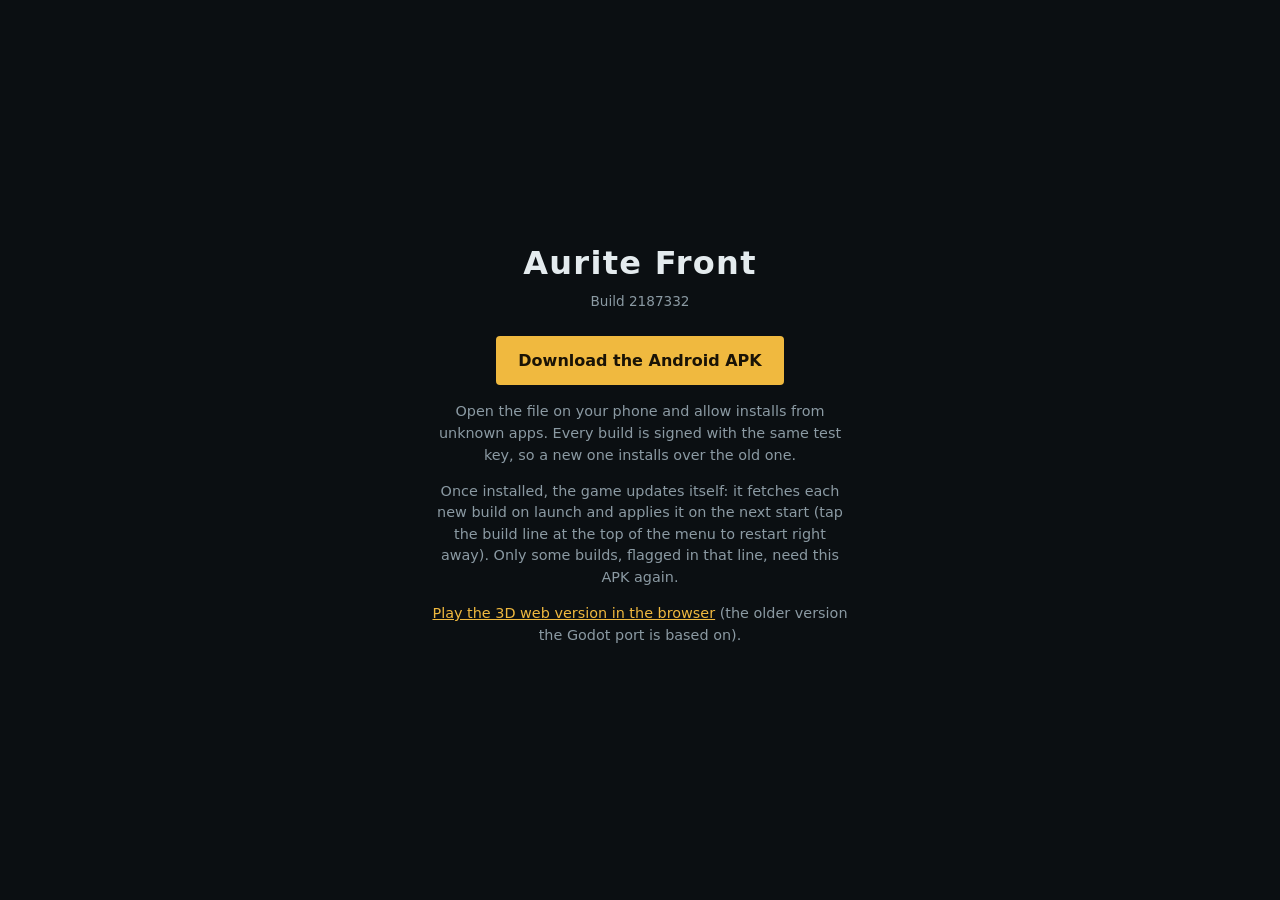
<file: index.html>
<!doctype html>
<html lang="en">
<head>
<meta charset="utf-8">
<meta name="viewport" content="width=device-width, initial-scale=1">
<title>Aurite Front</title>
<style>
  :root { --bg: #0b0f12; --panel: #141a1e; --line: #2a353c; --fg: #e4ebee; --dim: #8b9aa3; --aurite: #f0b93f; }
  body { margin: 0; min-height: 100vh; display: flex; align-items: center; justify-content: center;
         background: var(--bg); color: var(--fg); font: 16px/1.5 system-ui, sans-serif; text-align: center; }
  main { max-width: 26rem; padding: 0 16px; }
  h1 { margin: 0 0 .25rem; letter-spacing: .04em; }
  .build { color: var(--dim); font-size: .85rem; margin: 0 0 1.5rem; }
  a.apk { display: inline-block; padding: .8rem 1.4rem; border-radius: 4px; background: var(--aurite);
          color: #1a1306; font-weight: 600; text-decoration: none; }
  p.small { color: var(--dim); font-size: .9rem; }
  a { color: var(--aurite); }
</style>
</head>
<body>
<main>
  <h1>Aurite Front</h1>
  <p class="build">Build 2187332</p>
  <p><a class="apk" href="aurite-front.apk">Download the Android APK</a></p>
  <p class="small">Open the file on your phone and allow installs from unknown apps.
    Every build is signed with the same test key, so a new one installs over the old one.</p>
  <p class="small">Once installed, the game updates itself: it fetches each new build on launch and applies it
    on the next start (tap the build line at the top of the menu to restart right away). Only some builds,
    flagged in that line, need this APK again.</p>
  <p class="small"><a href="web-3d/">Play the 3D web version in the browser</a> (the older version the Godot port is based on).</p>
</main>
</body>
</html>
</file>
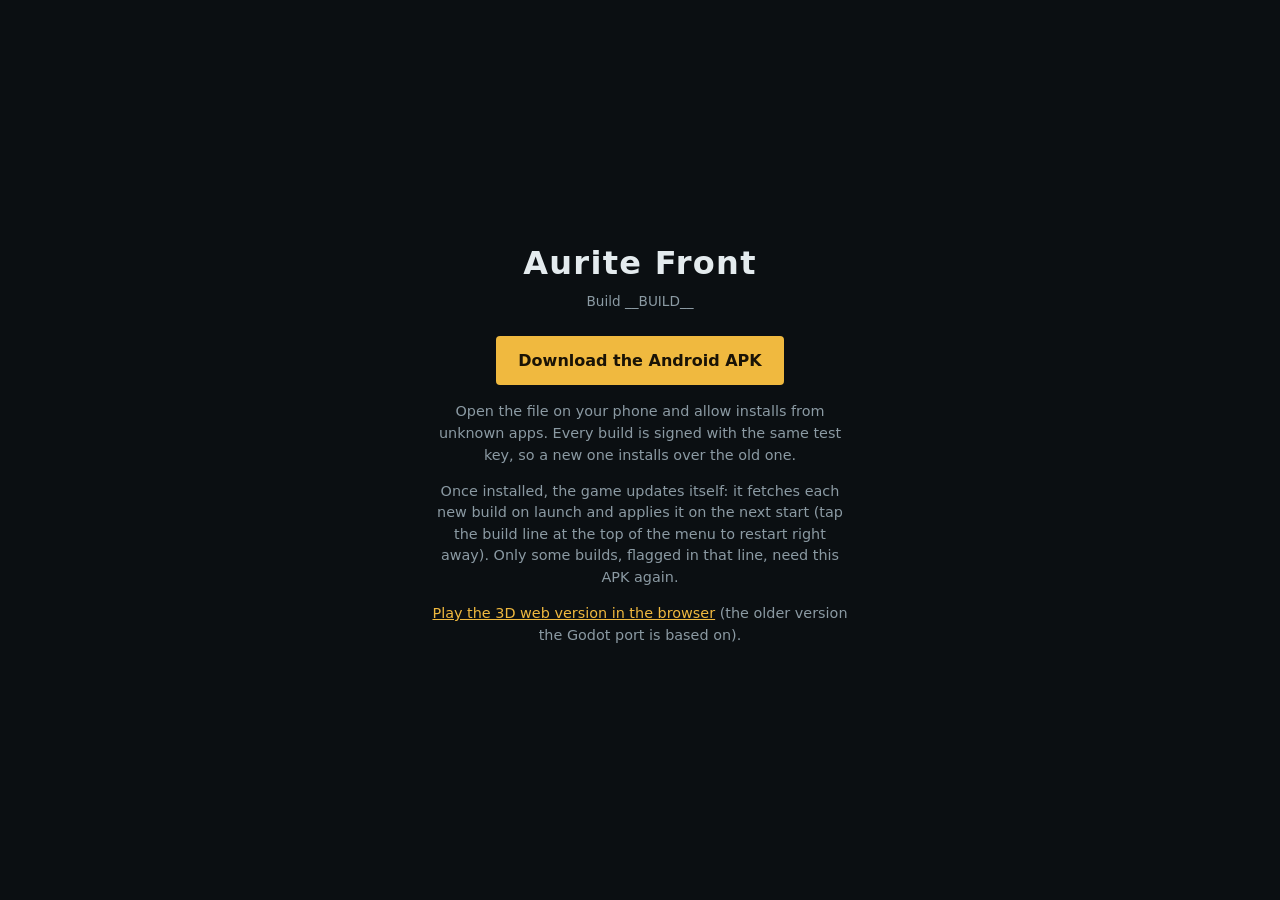
<file: .github/pages/index.html>
<!doctype html>
<html lang="en">
<head>
<meta charset="utf-8">
<meta name="viewport" content="width=device-width, initial-scale=1">
<title>Aurite Front</title>
<style>
  :root { --bg: #0b0f12; --panel: #141a1e; --line: #2a353c; --fg: #e4ebee; --dim: #8b9aa3; --aurite: #f0b93f; }
  body { margin: 0; min-height: 100vh; display: flex; align-items: center; justify-content: center;
         background: var(--bg); color: var(--fg); font: 16px/1.5 system-ui, sans-serif; text-align: center; }
  main { max-width: 26rem; padding: 0 16px; }
  h1 { margin: 0 0 .25rem; letter-spacing: .04em; }
  .build { color: var(--dim); font-size: .85rem; margin: 0 0 1.5rem; }
  a.apk { display: inline-block; padding: .8rem 1.4rem; border-radius: 4px; background: var(--aurite);
          color: #1a1306; font-weight: 600; text-decoration: none; }
  p.small { color: var(--dim); font-size: .9rem; }
  a { color: var(--aurite); }
</style>
</head>
<body>
<main>
  <h1>Aurite Front</h1>
  <p class="build">Build __BUILD__</p>
  <p><a class="apk" href="aurite-front.apk">Download the Android APK</a></p>
  <p class="small">Open the file on your phone and allow installs from unknown apps.
    Every build is signed with the same test key, so a new one installs over the old one.</p>
  <p class="small">Once installed, the game updates itself: it fetches each new build on launch and applies it
    on the next start (tap the build line at the top of the menu to restart right away). Only some builds,
    flagged in that line, need this APK again.</p>
  <p class="small"><a href="web-3d/">Play the 3D web version in the browser</a> (the older version the Godot port is based on).</p>
</main>
</body>
</html>
</file>
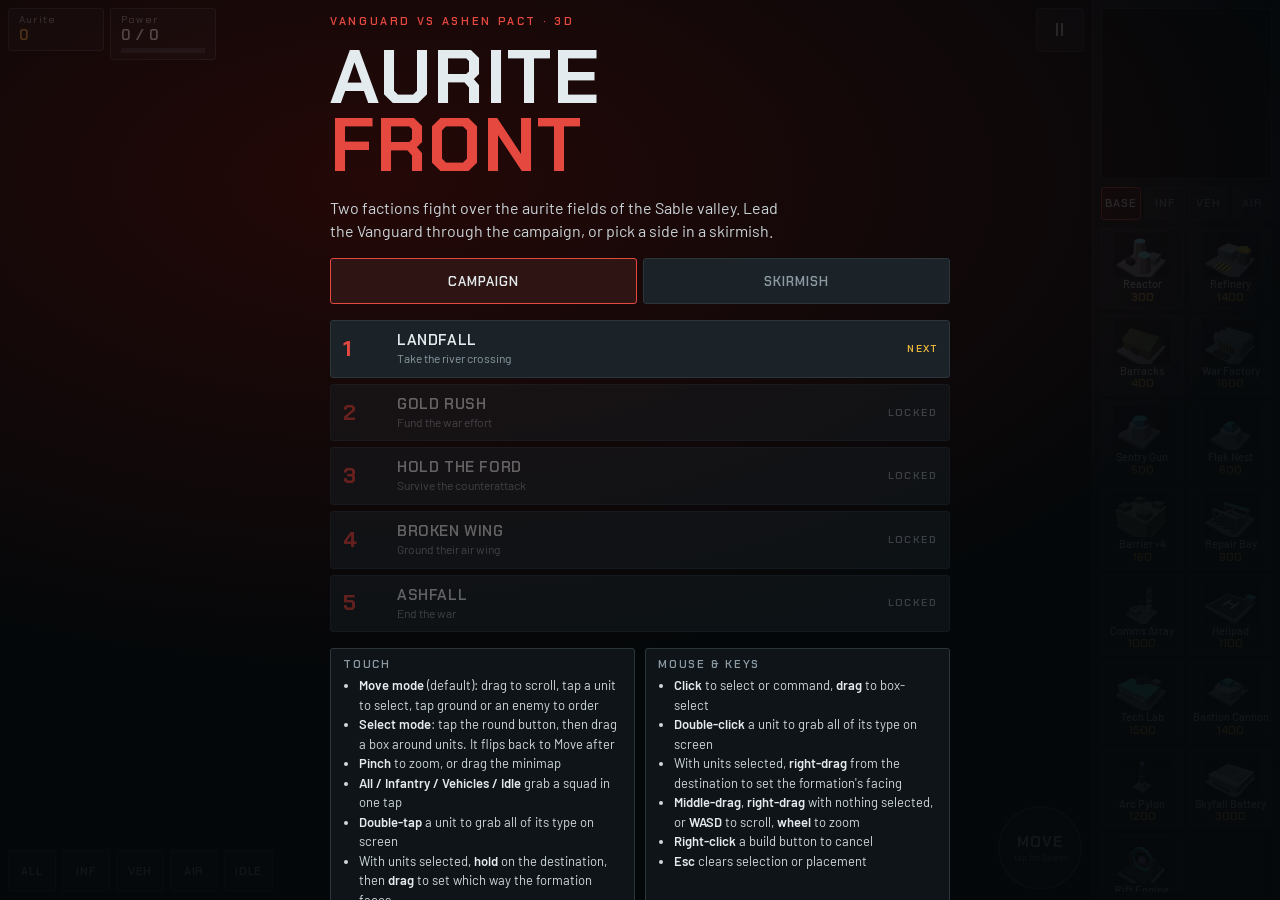
<file: android-webview/assets/www/index.html>
<!doctype html>
<html lang="en"><head>
<meta charset="utf-8">
<meta name="viewport" content="width=device-width,initial-scale=1,maximum-scale=1,user-scalable=no,viewport-fit=cover">
<title>Aurite Front 3D</title>
<script src="three.min.js"></script>
<link rel="stylesheet" href="fonts.css">
<style>
/* Field-console layout: full-bleed battlefield + instrument-panel sidebar (right in landscape, bottom in portrait). One dark look by design. */
:root{
  --bg:#0b0f12; --panel:#141a1e; --panel-2:#1b2328; --line:#2a353c; --fg:#e4ebee; --dim:#8b9aa3;
  --aurite:#f0b93f; --accent:#e5483f; --ally:#3fb4e8; --hostile:#e0423a; --ok:#7fd68e; --bad:#ff5a52;
  --f-display:'Chakra Petch','Arial Narrow',system-ui,sans-serif;
  --f-body:'Barlow',system-ui,-apple-system,'Segoe UI',Roboto,sans-serif;
  --pw:188px; color-scheme:dark;
}
[hidden]{display:none!important}
html{box-sizing:border-box;height:100%;background:var(--bg)}
*,*::before,*::after{box-sizing:inherit}
body{height:100%;margin:0;overflow:hidden;background:var(--bg);color:var(--fg);font-family:var(--f-body);font-size:14px;overscroll-behavior:none}
button{font:inherit;color:inherit;cursor:pointer}
button:focus-visible{outline:2px solid var(--accent);outline-offset:2px}
#app{position:relative;height:100%;display:grid;grid-template-columns:minmax(0,1fr) var(--pw);grid-template-rows:minmax(0,1fr);-webkit-user-select:none;user-select:none;-webkit-touch-callout:none}
#view{position:relative;overflow:hidden;min-width:0;min-height:0;background:#000;touch-action:none}
#cv{position:absolute;inset:0;display:block;touch-action:none}
#hud2d{position:absolute;inset:0;display:block;pointer-events:none}
#panel{display:flex;flex-direction:column;gap:8px;padding:8px;padding-right:max(8px,env(safe-area-inset-right,0px));background:var(--panel);border-left:1px solid var(--line);min-height:0;touch-action:none}
#minibox{position:relative;width:100%;aspect-ratio:1/1;max-width:100%;border:1px solid var(--line);background:#000;flex:none}
#mini{width:100%;height:100%;display:block;touch-action:none;image-rendering:pixelated}
#side{display:flex;flex-direction:column;gap:8px;min-height:0;min-width:0;flex:1}
.tabs{display:grid;grid-template-columns:repeat(4,1fr);gap:4px;flex:none}
#obj{left:max(8px,env(safe-area-inset-left,0px));top:62px;max-width:min(300px,60%);font:500 12px/1.35 var(--f-body);color:var(--fg);background:rgba(12,16,19,.84);border:1px solid var(--line);border-left:3px solid var(--aurite);padding:6px 9px;border-radius:3px}
#obj b{font:600 11px/1 var(--f-display);letter-spacing:.12em;text-transform:uppercase;color:var(--aurite);display:block;margin-bottom:3px}
#swp{color:#ffd0cc;min-width:92px}#swp.rdy{border-color:var(--accent);animation:blink 1s steps(2) infinite}
#swp small{font:500 10px/1 var(--f-display);letter-spacing:.12em;color:var(--dim);display:block;margin-bottom:2px}
.lbl{font:600 11px/1 var(--f-display);letter-spacing:.16em;text-transform:uppercase;color:var(--dim);margin-bottom:-8px}
#fac button{height:auto;padding:10px 8px;line-height:1.2}
.seg button small{display:block;font:500 11px/1.3 var(--f-body);letter-spacing:0;text-transform:none;color:var(--dim);margin-top:4px}
.missions{display:flex;flex-direction:column;gap:6px}
.mis{display:grid;grid-template-columns:44px 1fr auto;align-items:center;gap:10px;text-align:left;border:1px solid var(--line);background:var(--panel-2);border-radius:3px;padding:10px 12px;min-height:54px}
.mis .n{font:700 22px/1 var(--f-display);color:var(--accent)}
.mis .t{font:600 15px/1.2 var(--f-display);letter-spacing:.04em;text-transform:uppercase}
.mis .d{display:block;font:400 12px/1.3 var(--f-body);color:var(--dim);text-transform:none;letter-spacing:0;margin-top:2px}
.mis .st{font:600 10px/1 var(--f-display);letter-spacing:.14em;text-transform:uppercase;color:var(--dim)}
.mis .st.done{color:var(--ok)}.mis .st.new{color:var(--aurite)}
.mis:disabled{opacity:.4;cursor:default}
.objs{border:1px solid var(--line);border-left:3px solid var(--aurite);background:rgba(20,26,30,.7);padding:10px 12px;border-radius:3px}
.objs h3{margin:0 0 6px;font:600 11px/1 var(--f-display);letter-spacing:.16em;text-transform:uppercase;color:var(--aurite)}
.objs ul{margin:0;padding-left:16px;line-height:1.5;font-size:14px}
.tab{position:relative;font:600 11px/1 var(--f-display);letter-spacing:.08em;text-transform:uppercase;padding:10px 0;border:1px solid var(--line);background:var(--panel-2);color:var(--dim);border-radius:3px}
.tab[aria-selected="true"]{color:var(--fg);border-color:var(--accent);background:#2e1513}
.tab .dot{position:absolute;top:3px;right:3px;width:6px;height:6px;border-radius:50%;background:var(--accent)}
.grid{display:grid;grid-template-columns:1fr 1fr;grid-auto-rows:max-content;gap:6px;overflow-y:auto;min-height:0;align-content:start;touch-action:pan-y}
.item{position:relative;flex:none;min-height:max-content;display:flex;flex-direction:column;align-items:center;gap:1px;padding:4px 2px 5px;border:1px solid var(--line);background:var(--panel-2);border-radius:3px;overflow:hidden;touch-action:inherit}
.item canvas{width:56px;height:44px;display:block}
.item .nm{font:500 11px/1.15 var(--f-body);color:var(--fg);text-align:center;white-space:nowrap}
.item .cost{font:600 11px/1 var(--f-display);color:var(--aurite);font-variant-numeric:tabular-nums}
.item .pg{position:absolute;inset:0;pointer-events:none}
.item .cnt{position:absolute;top:3px;right:4px;font:700 12px/1 var(--f-display);color:#fff;text-shadow:0 1px 2px #000}
.item .rdy{position:absolute;left:0;right:0;top:18px;text-align:center;font:700 12px/1 var(--f-display);letter-spacing:.1em;color:#fff;background:var(--accent);padding:3px 0;animation:blink 1s steps(2) infinite}
.item.locked{opacity:.32}
.item.locked .cost::after{content:" · locked";color:var(--dim)}
@keyframes blink{50%{opacity:.55}}
.hud{position:absolute;pointer-events:none;z-index:5}
#top{left:max(8px,env(safe-area-inset-left,0px));right:8px;top:8px;display:flex;gap:6px;align-items:flex-start}
.pill{pointer-events:auto;background:rgba(12,16,19,.84);border:1px solid var(--line);border-radius:3px;padding:6px 10px;font:600 15px/1.1 var(--f-display);font-variant-numeric:tabular-nums;letter-spacing:.03em}
#credits{color:var(--aurite);min-width:96px}
#credits small,#power small{font:500 10px/1 var(--f-display);letter-spacing:.12em;color:var(--dim);display:block;margin-bottom:2px}
#power .bar{display:block;width:84px;height:5px;background:#26313a;margin-top:4px;position:relative}
#power .bar i{position:absolute;left:0;top:0;bottom:0;background:var(--ok)}
#power.low{color:var(--bad)}
#power.low .bar i{background:var(--bad)}
#menuBtn{margin-left:auto;width:44px;height:44px;padding:0;font-size:18px}
#toast{top:64px;left:50%;transform:translateX(-50%);font:600 13px/1.2 var(--f-display);letter-spacing:.08em;text-transform:uppercase;background:rgba(12,16,19,.88);border:1px solid var(--line);border-left:3px solid var(--accent);padding:8px 12px;white-space:nowrap;transition:opacity .25s}
#toast.warn{border-left-color:var(--bad);color:#ffd2cf}
#toast.gold{border-left-color:var(--aurite)}
#cmd{left:max(8px,env(safe-area-inset-left,0px));bottom:8px;right:8px;display:flex;flex-wrap:wrap;gap:6px;align-items:center}
.btn{pointer-events:auto;min-width:48px;height:44px;padding:0 12px;border-radius:3px;border:1px solid var(--line);background:rgba(20,26,30,.92);color:var(--fg);font:600 12px/1 var(--f-display);letter-spacing:.07em;text-transform:uppercase}
#bMode{right:max(10px,env(safe-area-inset-right,0px));bottom:10px;width:84px;height:84px;border-radius:50%;padding:0;display:flex;flex-direction:column;align-items:center;justify-content:center;gap:3px;border:2px solid #3b4a54;background:rgba(20,26,30,.92);pointer-events:auto}
#bMode span{font:700 15px/1 var(--f-display);letter-spacing:.08em}
#bMode small{font:500 9px/1 var(--f-body);letter-spacing:0;text-transform:none;color:var(--dim)}
#bMode.sel{border-color:var(--accent);background:#3a1512;color:#ffd0cc}
#cmd{padding-right:96px}
.btn.sq{border-color:#3b4a54;padding:0 10px}
#cmd .btn{height:42px;font-size:11px}
@media (max-width:520px){#selinfo{display:none}}
.btn.on{border-color:var(--accent);background:#3a1512;color:#ffd0cc}
.btn.go{border-color:var(--accent);background:#3a1512;color:#ffd0cc}
#selinfo{font:500 12px/1.2 var(--f-body);color:var(--dim);background:rgba(12,16,19,.7);padding:6px 8px;border-radius:3px;pointer-events:none}
#placebar{left:50%;bottom:8px;transform:translateX(-50%);display:flex;gap:8px;align-items:center}
#placebar .hint{font:500 12px var(--f-body);color:var(--fg);background:rgba(12,16,19,.8);padding:6px 8px;border-radius:3px;white-space:nowrap}
.ov{position:absolute;inset:0;z-index:20;display:grid;place-items:center;padding:16px;padding-left:max(16px,env(safe-area-inset-left,0px));padding-right:max(16px,env(safe-area-inset-right,0px));background:radial-gradient(120% 90% at 30% 20%,rgba(60,14,12,.6),rgba(5,8,10,.94) 60%);overflow:auto;touch-action:pan-y}
.card{width:100%;max-width:620px;display:flex;flex-direction:column;gap:16px}
.eyebrow{font:600 11px/1 var(--f-display);letter-spacing:.24em;text-transform:uppercase;color:var(--accent)}
.title{font:700 clamp(40px,10vw,76px)/.9 var(--f-display);letter-spacing:.02em;margin:0;text-transform:uppercase;text-wrap:balance}
.title span{color:var(--accent)}
.lede{margin:0;font-size:16px;line-height:1.45;color:#c9d3d8;max-width:52ch}
.seg{display:flex;gap:6px;flex-wrap:wrap}
.seg button{flex:1;min-width:90px;height:46px;border:1px solid var(--line);background:var(--panel-2);border-radius:3px;font:600 13px var(--f-display);letter-spacing:.08em;text-transform:uppercase;color:var(--dim)}
.seg button[aria-pressed="true"]{border-color:var(--accent);color:var(--fg);background:#2e1513}
.cta{height:54px;border:0;border-radius:3px;background:var(--accent);color:#fff;font:700 17px var(--f-display);letter-spacing:.14em;text-transform:uppercase}
.cta:active{transform:translateY(1px)}
.ghostbtn{height:46px;border:1px solid var(--line);border-radius:3px;background:var(--panel-2);font:600 13px var(--f-display);letter-spacing:.1em;text-transform:uppercase}
.ctl{display:grid;grid-template-columns:repeat(auto-fit,minmax(240px,1fr));gap:10px}
.ctl section{border:1px solid var(--line);background:rgba(20,26,30,.7);padding:10px 12px;border-radius:3px;min-width:0}
.ctl h3{margin:0 0 6px;font:600 11px/1 var(--f-display);letter-spacing:.16em;text-transform:uppercase;color:var(--dim)}
.ctl ul{margin:0;padding-left:16px;line-height:1.5;font-size:13px;color:#cfd8dc}
.ctl b{color:var(--fg);font-weight:600}
.stats{display:grid;grid-template-columns:repeat(auto-fit,minmax(120px,1fr));gap:8px}
.stats div{border:1px solid var(--line);padding:8px 10px;border-radius:3px;background:rgba(20,26,30,.7)}
.stats small{display:block;font:600 10px var(--f-display);letter-spacing:.14em;text-transform:uppercase;color:var(--dim)}
.stats strong{font:600 22px var(--f-display);font-variant-numeric:tabular-nums}
.row{display:flex;gap:8px;flex-wrap:wrap}
.row>*{flex:1;min-width:140px}
@media (orientation:portrait){
  #app{grid-template-columns:minmax(0,1fr);grid-template-rows:minmax(0,1fr) auto}
  #panel{flex-direction:row;border-left:0;border-top:1px solid var(--line);height:178px;padding:8px max(8px,env(safe-area-inset-right,0px)) 8px max(8px,env(safe-area-inset-left,0px))}
  #minibox{width:auto;height:100%}
  .grid{grid-template-columns:none;grid-auto-flow:column;grid-auto-columns:78px;overflow-x:auto;overflow-y:hidden;touch-action:pan-x;flex:1}
}
@media (orientation:landscape) and (max-height:420px){
  :root{--pw:172px}
  #minibox{width:100%;max-height:150px;aspect-ratio:auto;height:150px}
  .item canvas{width:48px;height:36px}
  .tab{padding:8px 0}
}
@media (prefers-reduced-motion:reduce){.item .rdy{animation:none}}
</style>

<div id="app">
  <div id="view">
    <canvas id="cv" aria-label="Battlefield"></canvas>
    <canvas id="hud2d"></canvas>
    <div id="top" class="hud">
      <div id="credits" class="pill"><small>Aurite</small><span id="cr">0</span></div>
      <div id="power" class="pill"><small>Power</small><span id="pw">0 / 0</span><span class="bar"><i id="pwbar"></i></span></div>
      <div id="swp" class="pill" hidden><small id="swn">Skyfall</small><span id="swt">0:00</span></div>
      <button id="menuBtn" class="pill btn" aria-label="Menu">II</button>
    </div>
    <div id="obj" class="hud" hidden></div>
    <div id="toast" class="hud" hidden></div>
    <div id="cmd" class="hud">
      <button class="btn sq" data-sq="all">All</button>
      <button class="btn sq" data-sq="inf">Inf</button>
      <button class="btn sq" data-sq="veh">Veh</button>
      <button class="btn sq" data-sq="air">Air</button>
      <button class="btn sq" data-sq="idle">Idle</button>
      <button class="btn go" id="bSW" hidden>Launch</button>
      <button class="btn" id="bAmove" hidden>Attack</button>
      <button class="btn" id="bStop" hidden>Stop</button>
      <button class="btn" id="bRepair" hidden>Repair</button>
      <button class="btn" id="bSell" hidden>Sell</button>
      <button class="btn" id="bDesel" hidden aria-label="Deselect">✕</button>
      <span id="selinfo" hidden></span>
    </div>
    <button id="bMode" class="hud btn" aria-pressed="false"><span>Move</span><small>tap for Select</small></button>
    <div id="placebar" class="hud" hidden>
      <span class="hint">Drag to position · tap it to build</span>
      <button class="btn go" id="bPlace">Build here</button>
      <button class="btn" id="bCancelPlace">Cancel</button>
    </div>
  </div>
  <div id="panel">
    <div id="minibox"><canvas id="mini" aria-label="Minimap"></canvas></div>
    <div id="side">
      <div class="tabs" role="tablist">
        <button class="tab" role="tab" data-cat="bld" aria-selected="true">Base<span class="dot" hidden></span></button>
        <button class="tab" role="tab" data-cat="inf" aria-selected="false">Inf<span class="dot" hidden></span></button>
        <button class="tab" role="tab" data-cat="veh" aria-selected="false">Veh<span class="dot" hidden></span></button>
        <button class="tab" role="tab" data-cat="air" aria-selected="false">Air<span class="dot" hidden></span></button>
      </div>
      <div class="grid" id="grid"></div>
    </div>
  </div>

  <div class="ov" id="start">
    <div class="card">
      <div class="eyebrow">Vanguard vs Ashen Pact · 3D</div>
      <h1 class="title">Aurite<br><span>Front</span></h1>
      <p class="lede">Two factions fight over the aurite fields of the Sable valley. Lead the Vanguard through the campaign, or pick a side in a skirmish.</p>
      <div class="seg" id="mode">
        <button data-m="campaign" aria-pressed="true">Campaign</button>
        <button data-m="skirmish" aria-pressed="false">Skirmish</button>
      </div>
      <div id="campPane" class="missions"></div>
      <div id="skPane" hidden style="display:flex;flex-direction:column;gap:16px">
        <div class="lbl">Faction</div>
        <div class="seg" id="fac">
          <button data-f="vanguard" aria-pressed="true">Vanguard<small>Heavy armor, Rangers, Skyhawk gunships, Bastion cannons, Skyfall missiles</small></button>
          <button data-f="ashen" aria-pressed="false">Ashen Pact<small>Fast raiders, Pyros, Wasp drones, Arc weapons, the Rift Engine</small></button>
        </div>
        <div class="lbl">Difficulty</div>
        <div class="seg" id="diff">
          <button data-d="easy" aria-pressed="false">Easy</button>
          <button data-d="normal" aria-pressed="true">Normal</button>
          <button data-d="hard" aria-pressed="false">Hard</button>
        </div>
        <button class="cta" id="bStart">Deploy</button>
      </div>
      <div class="ctl">
        <section><h3>Touch</h3><ul>
          <li><b>Move mode</b> (default): drag to scroll, tap a unit to select, tap ground or an enemy to order</li>
          <li><b>Select mode</b>: tap the round button, then drag a box around units. It flips back to Move after</li>
          <li><b>Pinch</b> to zoom, or drag the minimap</li>
          <li><b>All / Infantry / Vehicles / Idle</b> grab a squad in one tap</li>
          <li><b>Double-tap</b> a unit to grab all of its type on screen</li>
          <li>With units selected, <b>hold</b> on the destination, then <b>drag</b> to set which way the formation faces</li>
          <li><b>Long-press</b> a build button to cancel</li>
          <li><b>Medics</b> heal infantry, the <b>Repair Bay</b> fixes vehicles parked beside it, <b>Engineers</b> capture enemy buildings or fix yours</li>
          <li>Select a building for <b>Repair</b> and <b>Sell</b></li>
          <li><b>Flak Nests</b>, rifles, lancers and light vehicles can hit aircraft. Tanks and cannons can't</li>
          <li>A charged superweapon shows a <b>Launch</b> button: tap it, then tap the target</li>
        </ul></section>
        <section><h3>Mouse &amp; keys</h3><ul>
          <li><b>Click</b> to select or command, <b>drag</b> to box-select</li>
          <li><b>Double-click</b> a unit to grab all of its type on screen</li>
          <li>With units selected, <b>right-drag</b> from the destination to set the formation's facing</li>
          <li><b>Middle-drag</b>, <b>right-drag</b> with nothing selected, or <b>WASD</b> to scroll, <b>wheel</b> to zoom</li>
          <li><b>Right-click</b> a build button to cancel</li>
          <li><b>Esc</b> clears selection or placement</li>
        </ul></section>
      </div>
    </div>
  </div>

  <div class="ov" id="menu" hidden>
    <div class="card" style="max-width:380px">
      <div class="eyebrow">Paused</div>
      <button class="cta" id="bResume">Resume</button>
      <button class="ghostbtn" id="bSound">Sound: on</button>
      <button class="ghostbtn" id="bMusic">Music: on</button>
      <button class="ghostbtn" id="bRestart">Restart</button>
      <button class="ghostbtn" id="bQuit">Main menu</button>
    </div>
  </div>

  <div class="ov" id="end" hidden>
    <div class="card" style="max-width:480px">
      <div class="eyebrow" id="endEyebrow">Operation complete</div>
      <h2 class="title" id="endTitle">Victory</h2>
      <div class="stats" id="endStats"></div>
      <div class="row"><button class="cta" id="bNext" hidden>Next mission</button><button class="cta" id="bAgain">Play again</button><button class="ghostbtn" id="bEndMenu">Main menu</button></div>
    </div>
  </div>

  <div class="ov" id="brief" hidden>
    <div class="card" style="max-width:560px">
      <div class="eyebrow" id="brEye">Mission 1</div>
      <h2 class="title" id="brTitle">Landfall</h2>
      <p class="lede" id="brText"></p>
      <div class="objs"><h3>Objectives</h3><ul id="brObj"></ul></div>
      <div class="row"><button class="cta" id="bGo">Begin mission</button><button class="ghostbtn" id="bBack">Back</button></div>
    </div>
  </div>
</div>

<script>
(function(){
'use strict';
// ================= constants =================
const T=32,MW=64,MH=64,WW=MW*T,WH=MH*T;
const GRASS=0,DIRT=1,SAND=2,ROCK=3,WATER=4;
const TAU=Math.PI*2;
const BLD={
  hq:{name:'Command Yard',w:3,h:3,hp:1600,cost:0,time:1,pwr:20,sight:7,req:[]},
  power:{name:'Reactor',w:2,h:2,hp:600,cost:300,time:7,pwr:100,sight:4,req:['hq']},
  refinery:{name:'Refinery',w:3,h:3,hp:1000,cost:1400,time:13,pwr:-30,sight:5,req:['power']},
  barracks:{name:'Barracks',w:2,h:2,hp:700,cost:400,time:8,pwr:-20,sight:5,req:['power']},
  factory:{name:'War Factory',w:3,h:3,hp:1100,cost:1600,time:15,pwr:-30,sight:5,req:['refinery']},
  turret:{name:'Sentry Gun',w:1,h:1,hp:500,cost:500,time:8,pwr:-15,sight:7,req:['barracks'],weapon:'shell',dmg:30,range:6,rof:1.3},
  repair:{name:'Repair Bay',w:3,h:3,hp:900,cost:900,time:11,pwr:-25,sight:4,req:['factory']},
  wall:{name:'Barrier ×4',w:1,h:1,hp:450,cost:160,time:4,pwr:0,sight:1,req:['barracks'],kit:4},
  flak:{name:'Flak Nest',w:1,h:1,hp:450,cost:600,time:8,pwr:-20,sight:8,req:['barracks'],weapon:'flak',dmg:24,range:7.5,rof:.55,antiAir:true},
  comms:{name:'Comms Array',w:2,h:2,hp:700,cost:1000,time:10,pwr:-40,sight:10,req:['refinery']},
  helipad:{name:'Helipad',w:2,h:2,hp:650,cost:1100,time:11,pwr:-20,sight:5,req:['comms']},
  tech:{name:'Tech Lab',w:2,h:2,hp:800,cost:1500,time:14,pwr:-60,sight:5,req:['factory','comms']},
  bastion:{name:'Bastion Cannon',fac:'vanguard',w:2,h:2,hp:1250,cost:1400,time:14,pwr:-50,sight:9,req:['tech'],weapon:'shell',dmg:78,range:8.5,rof:2.4},
  pylon:{name:'Arc Pylon',fac:'ashen',w:1,h:1,hp:700,cost:1200,time:12,pwr:-75,sight:7,req:['tech'],weapon:'arc',dmg:62,range:5.5,rof:1.9,needPower:true},
  skyfall:{name:'Skyfall Battery',fac:'vanguard',w:3,h:3,hp:1500,cost:3000,time:25,pwr:-100,sight:5,req:['tech'],sw:true,charge:240},
  rift:{name:'Rift Engine',fac:'ashen',w:3,h:3,hp:1500,cost:3000,time:25,pwr:-100,sight:5,req:['tech'],sw:true,charge:240}
};
const UN={
  rifle:{name:'Rifleman',cat:'inf',cost:100,time:4,hp:60,spd:1.15,range:3.8,sight:5,dmg:9,rof:.75,weapon:'bullet',armor:'inf',r:6,req:['barracks']},
  lancer:{name:'Lancer',cat:'inf',cost:250,time:6,hp:55,spd:1.0,range:5,sight:6,dmg:34,rof:2.2,weapon:'rocket',armor:'inf',r:6,req:['barracks']},
  ranger:{name:'Ranger',fac:'vanguard',cat:'inf',cost:400,time:7,hp:55,spd:1.1,range:7,sight:8,dmg:48,rof:2.3,weapon:'snipe',armor:'inf',r:6,req:['barracks','comms']},
  pyro:{name:'Pyro',fac:'ashen',cat:'inf',cost:300,time:6,hp:85,spd:1.05,range:2.3,sight:5,dmg:13,rof:.3,weapon:'flame',armor:'inf',r:6,req:['barracks','comms']},
  raider:{name:'Raider Bike',fac:'ashen',cat:'veh',cost:350,time:6,hp:120,spd:4.0,range:3.8,sight:7,dmg:9,rof:.35,weapon:'bullet',armor:'light',r:9,req:['factory']},
  scorpion:{name:'Scorpion Tank',fac:'ashen',cat:'veh',cost:750,time:11,hp:350,spd:2.2,range:4.6,sight:6,dmg:36,rof:1.45,weapon:'shell',armor:'heavy',r:12,turret:true,req:['factory']},
  bulwark:{name:'Bulwark Tank',fac:'vanguard',cat:'veh',cost:1600,time:18,hp:850,spd:1.15,range:5.2,sight:6,dmg:58,rof:1.5,weapon:'shell',armor:'heavy',r:15,turret:true,req:['factory','tech']},
  arcc:{name:'Arc Crawler',fac:'ashen',cat:'veh',cost:1500,time:17,hp:520,spd:1.5,range:4.5,sight:6,dmg:55,rof:1.7,weapon:'arc',armor:'heavy',r:14,req:['factory','tech']},
  skyhawk:{name:'Skyhawk Gunship',fac:'vanguard',cat:'air',cost:1300,time:14,hp:300,spd:3.0,range:5,sight:8,dmg:34,rof:1.3,weapon:'rocket',armor:'light',r:14,air:true,req:['helipad']},
  wasp:{name:'Wasp Drone',fac:'ashen',cat:'air',cost:800,time:9,hp:160,spd:4.4,range:3.8,sight:7,dmg:11,rof:.32,weapon:'bullet',armor:'light',r:11,air:true,req:['helipad']},
  buggy:{name:'Scout Buggy',fac:'vanguard',cat:'veh',cost:400,time:7,hp:150,spd:3.2,range:4.2,sight:7,dmg:11,rof:.45,weapon:'bullet',armor:'light',r:10,req:['factory']},
  tank:{name:'Warden Tank',fac:'vanguard',cat:'veh',cost:800,time:12,hp:420,spd:1.7,range:4.8,sight:6,dmg:42,rof:1.7,weapon:'shell',armor:'heavy',r:12,turret:true,req:['factory']},
  medic:{name:'Field Medic',cat:'inf',cost:150,time:5,hp:50,spd:1.1,range:2.2,sight:5,heal:9,rof:.7,armor:'inf',r:6,req:['barracks']},
  engineer:{name:'Engineer',cat:'inf',cost:500,time:8,hp:45,spd:1.05,sight:4,armor:'inf',r:6,eng:true,req:['barracks','factory']},
  arty:{name:'Howler Mortar',cat:'veh',cost:950,time:13,hp:170,spd:1.4,range:9,minr:2.2,sight:6,dmg:65,rof:3.6,weapon:'arty',splash:46,armor:'light',r:12,turret:true,req:['factory','repair']},
  harv:{name:'Harvester',cat:'veh',cost:1200,time:14,hp:650,spd:1.35,sight:4,armor:'heavy',r:14,harv:true,req:['factory','refinery']}
};
const MOD={snipe:{inf:1.6,light:.3,heavy:.1,bld:.05},flame:{inf:1.4,light:.7,heavy:.35,bld:.9},arc:{inf:1.1,light:1.05,heavy:.85,bld:.7},flak:{inf:.25,light:1.2,heavy:.8,bld:.1},sw:{inf:1,light:1,heavy:1,bld:1},arty:{inf:.9,light:.8,heavy:.6,bld:1.1},bullet:{inf:1,light:.6,heavy:.22,bld:.25},rocket:{inf:.35,light:1.1,heavy:1.15,bld:.75},shell:{inf:.45,light:.9,heavy:1,bld:1}};
const CATS={bld:['power','refinery','barracks','factory','turret','flak','wall','repair','comms','helipad','tech','bastion','pylon','skyfall','rift'],inf:['rifle','lancer','medic','engineer','ranger','pyro'],veh:['buggy','raider','tank','scorpion','arty','bulwark','arcc','harv'],air:['skyhawk','wasp']};
const PRODUCER={inf:'barracks',veh:'factory',air:'helipad'};
const AIRW=new Set(['bullet','rocket','flak']);
const FACS={vanguard:{name:'Vanguard',lv:'buggy',mt:'tank',ht:'bulwark',air:'skyhawk',inf:'ranger',def:'bastion',sw:'skyfall'},ashen:{name:'Ashen Pact',lv:'raider',mt:'scorpion',ht:'arcc',air:'wasp',inf:'pyro',def:'pylon',sw:'rift'}};
const defOf=t=>BLD[t]||UN[t];
function avail(team,type){const d=defOf(type);if(d.fac&&G&&d.fac!==G.teams[team].fac)return false;const m=G&&G.mission;if(m){const ts=team===0?m.tech:m.aiTech;if(ts&&!ts.includes(type))return false;}return true;}
function canHit(sd,t){const w=sd.weapon;if(!w)return false;if(t.kind==='u'&&UN[t.type].air)return AIRW.has(w);return !sd.antiAir;}
const DIFF={easy:{prod:.7,inc:.8,first:330,start:3000},normal:{prod:1,inc:1,first:210,start:3000},hard:{prod:1.3,inc:1.35,first:140,start:4000}};
const TEAMC=[{col:'#3fb4e8',dk:'#174a63',lt:'#a6e3ff'},{col:'#e0423a',dk:'#5e1512',lt:'#ffb0a8'}];
const TCOL=[[74,98,50],[112,94,64],[158,140,98],[98,92,86],[34,76,98]];
const HARV_CAP=700;
const P0=[9,53];

// ================= util =================
function mulberry32(a){return function(){a|=0;a=a+0x6D2B79F5|0;let t=Math.imul(a^a>>>15,1|a);t=t+Math.imul(t^t>>>7,61|t)^t;return((t^t>>>14)>>>0)/4294967296;};}
function hash2(x,y,s){let h=(Math.imul(x|0,374761393)+Math.imul(y|0,668265263)+Math.imul(s|0,1442695041))|0;h=Math.imul(h^(h>>>13),1274126177);h^=h>>>16;return (h>>>0)/4294967296;}
function vnoise(x,y,s){const xi=Math.floor(x),yi=Math.floor(y),xf=x-xi,yf=y-yi;const u=xf*xf*(3-2*xf),v=yf*yf*(3-2*yf);const a=hash2(xi,yi,s),b=hash2(xi+1,yi,s),c=hash2(xi,yi+1,s),d=hash2(xi+1,yi+1,s);return a+(b-a)*u+(c-a)*v+(a-b-c+d)*u*v;}
function fbm(x,y,s){return vnoise(x,y,s)*.6+vnoise(x*2,y*2,s+7)*.28+vnoise(x*4,y*4,s+13)*.12;}
function turnTo(a,b,m){let d=((b-a)%TAU+TAU*1.5)%TAU-Math.PI;if(Math.abs(d)<=m)return b;return a+Math.sign(d)*m;}
function angDiff(a,b){return Math.abs(((b-a)%TAU+TAU*1.5)%TAU-Math.PI);}
const inb=(x,y)=>x>=0&&y>=0&&x<MW&&y<MH;
const rnd=Math.random;
function rr(c,x,y,w,h,r){c.beginPath();c.moveTo(x+r,y);c.arcTo(x+w,y,x+w,y+h,r);c.arcTo(x+w,y+h,x,y+h,r);c.arcTo(x,y+h,x,y,r);c.arcTo(x,y,x+w,y,r);c.closePath();}
function circ(c,x,y,r){c.beginPath();c.arc(x,y,r,0,TAU);}
function ell(c,x,y,rx,ry){c.beginPath();c.ellipse(x,y,rx,ry,0,0,TAU);}

// ================= state =================
let G=null,miniBase=null;
let placing=null,amove=false,boxMode=false,paused=true,diff='normal',swAim=null;

function walk(x,y){return x>=0&&y>=0&&x<MW&&y<MH&&G.terr[y*MW+x]<ROCK&&!G.bmap[y*MW+x];}
const tIdx=e=>Math.min(MH-1,Math.max(0,e.y/T|0))*MW+Math.min(MW-1,Math.max(0,e.x/T|0));

// ================= map generation =================
function genMap(seed){
  const Tr=G.terr,O=G.ore,s=seed%9973;
  const off=v=>3*Math.sin((v-63)*.09)+1.5*Math.sin((v-63)*.23);
  for(let y=0;y<MH;y++)for(let x=0;x<MW;x++){
    if(y<x)continue;
    const n1=fbm(x/8,y/8,s+1),n2=fbm(x/5,y/5,s+2);
    let t=GRASS;if(n2>.6)t=DIRT;if(n1>.68)t=ROCK;
    const sv=x+y,dv=Math.abs((y-x)-off(sv))/Math.SQRT2;
    if(dv<1.6)t=WATER;else if(dv<2.6&&t!==ROCK)t=SAND;
    if([31,63,95].some(f=>Math.abs(sv-f)<=3)&&(t===WATER||t===ROCK))t=SAND;
    Tr[y*MW+x]=t;
  }
  const clear=(cx,cy,r)=>{for(let y=cy-r;y<=cy+r;y++)for(let x=cx-r;x<=cx+r;x++){if(!inb(x,y)||y<x)continue;if(Math.hypot(x-cx,y-cy)<=r){const i=y*MW+x;if(Tr[i]>=ROCK)Tr[i]=GRASS;}}};
  clear(P0[0],P0[1],7);
  const fields=[[18,52,3.4],[9,42,3],[22,38,3.2],[8,20,3.6],[31,57,2.8]];
  for(const [fx,fy,r] of fields){
    clear(fx,fy,Math.ceil(r));
    for(let y=fy-4;y<=fy+4;y++)for(let x=fx-4;x<=fx+4;x++){
      if(!inb(x,y)||y<x)continue;
      const d=Math.hypot(x-fx,y-fy)+(hash2(x,y,s+5)-.5)*1.3;
      const i=y*MW+x;if(d<r&&Tr[i]<ROCK){O[i]=Math.round((160+(1-d/r)*340)/20)*20;Tr[i]=DIRT;}
    }
  }
  for(let y=0;y<MH;y++)for(let x=0;x<MW;x++)if(y<x){const i=y*MW+x,j=(MH-1-y)*MW+(MW-1-x);Tr[i]=Tr[j];O[i]=O[j];}
  // connectivity check base to base
  const reach=()=>{const seen=new Uint8Array(MW*MH),q=[P0[1]*MW+P0[0]];seen[q[0]]=1;while(q.length){const c=q.pop(),cx=c%MW,cy=c/MW|0;for(const[dx,dy]of[[1,0],[-1,0],[0,1],[0,-1]]){const nx=cx+dx,ny=cy+dy;if(!inb(nx,ny))continue;const n=ny*MW+nx;if(seen[n]||Tr[n]>=ROCK)continue;seen[n]=1;q.push(n);}}return seen[(MH-1-P0[1])*MW+(MW-1-P0[0])];};
  if(!reach()){const ax=MW-1-P0[0],ay=MH-1-P0[1];for(let k=0;k<=200;k++){const f=k/200,x=Math.round(P0[0]+(ax-P0[0])*f),y=Math.round(P0[1]+(ay-P0[1])*f);for(let dy=-1;dy<=1;dy++)for(let dx=-1;dx<=1;dx++){if(!inb(x+dx,y+dy))continue;const i=(y+dy)*MW+x+dx;if(Tr[i]===ROCK)Tr[i]=GRASS;else if(Tr[i]===WATER)Tr[i]=SAND;}}}
}

// ================= game setup =================
function newGame(d,opt){
  opt=opt||{};const M=opt.mission||null;diff=M?M.diff:d;const seed=M?M.seed:(Date.now()%100000)|0;const pf=M?'vanguard':(opt.fac||'vanguard');
  G={time:0,ents:[],nid:1,terr:new Uint8Array(MW*MH),ore:new Uint16Array(MW*MH),bmap:new Int32Array(MW*MH),vis:new Uint8Array(MW*MH),proj:[],parts:[],sel:[],over:false,visT:0,aiT:2,endT:1,lastAlert:-99,ping:null,seed,
    stats:{built:0,lost:0,killed:0,mined:0},mission:M,strikes:[],combat:0,mv:{}};
  G.teams=[0,1].map(id=>({id,credits:M?M.credits[id]:DIFF[diff].start,ai:id===1,fac:id===0?pf:(pf==='vanguard'?'ashen':'vanguard'),pmade:0,pused:0,rally:null,wave:5,waveT:0,prod:{bld:{cur:null,prog:0,paid:0,ready:false,queue:[]},inf:{cur:null,prog:0,paid:0,queue:[]},veh:{cur:null,prog:0,paid:0,queue:[]},air:{cur:null,prog:0,paid:0,queue:[]}},noFundsT:0}));
  genMap(seed);
  buildWorld(seed);
  miniBase=new Uint8ClampedArray(MW*MH*4);
  for(let i=0;i<MW*MH;i++){const b=TCOL[G.terr[i]];miniBase[i*4]=b[0]*.9;miniBase[i*4+1]=b[1]*.9;miniBase[i*4+2]=b[2]*.9;miniBase[i*4+3]=255;}
  const A=[MW-1-P0[0],MH-1-P0[1]];
  if(M)M.setup(A);
  else for(const [tm,p] of [[0,P0],[1,A]]){
    addBuilding(tm,'hq',p[0]-1,p[1]-1);
    const dir=tm===0?1:-1;
    for(let k=0;k<3;k++)spawnUnit(tm,'rifle',(p[0]+dir*(2+k))*T+16,(p[1]-dir*3)*T+16);
    spawnUnit(tm,FACS[G.teams[tm].fac].lv,(p[0]+dir*3)*T+16,(p[1]-dir*2)*T+16);
  }
  G.teams[1].rally={x:(A[0]-6)*T,y:(A[1]+6)*T};
  setSel([]);placing=null;amove=false;boxMode=false;swAim=null;updateCmd();
  updVision();for(const e of G.ents)if(e.kind==='b'&&e.team===0)e.born=-9;
  cam.z=1;centerOn(P0[0]*T+16,(P0[1]-1)*T);
  if(iconsFor!==G.teams[0].fac)renderIcons();
  selectTab('bld');refreshPanel(true);
  $('obj').hidden=!M;
  if(M){toast(M.title,'gold');}
  else{toast('Tap the round button to box-select units','gold');setTimeout(()=>{if(G&&G.time<20)toast('Build a Reactor, then a Refinery','gold');},3500);}
  musicStart();
}
// place a ready-made base around a team's command yard (used by missions)
function prebuild(team,list){const hq=G.ents.find(e=>e.alive&&e.team===team&&e.kind==='b'&&e.type==='hq')||G.ents.find(e=>e.alive&&e.team===team&&e.kind==='b');if(!hq)return;
  if(team===0)updVision();for(const t of list){const sp=aiSpot(team,t,hq);if(sp){const b=addBuilding(team,t,sp[0],sp[1]);b.born=-9;}if(team===0)updVision();}}
function squad(team,list,cx,cy){for(const [t,n] of list)for(let k=0;k<n;k++){const sl=slotsAround(cx,cy,12+k);const p=sl[(sl.length*rnd())|0]||[cx,cy];spawnUnit(team,t,p[0]*T+16,p[1]*T+16);}}

// ================= entities =================
function addBuilding(team,type,tx,ty){
  const d=BLD[type];
  const b={id:G.nid++,kind:'b',type,team,tx,ty,w:d.w,h:d.h,x:(tx+d.w/2)*T,y:(ty+d.h/2)*T,hp:d.hp,max:d.hp,alive:true,cd:0,tang:team===0?-Math.PI/4:Math.PI*.75,rally:null,hitT:0,seen:team===0,smokeT:0,scan:0,target:null,r:Math.max(d.w,d.h)*T/2,born:G.time,sel:false};
  for(let y=ty;y<ty+d.h;y++)for(let x=tx;x<tx+d.w;x++)G.bmap[y*MW+x]=b.id;
  G.ents.push(b);
  for(const u of G.ents){if(u.kind!=='u'||!u.alive||UN[u.type].air)continue;const ux=u.x/T|0,uy=u.y/T|0;if(ux>=tx&&ux<tx+d.w&&uy>=ty&&uy<ty+d.h){const n=nearestWalk(ux,uy,ux,uy+d.h);if(n){u.x=n[0]*T+16;u.y=n[1]*T+16;}u.path=[];}}
  if(type==='refinery'){const u=spawnUnit(team,'harv',(tx+1)*T+16,(ty+3)*T+16);u.hs='find';}
  if(d.sw){b.ch=0;if(team===1&&G.time>1){toast('Warning: enemy '+d.name+' detected','warn');sfx('alert');}}
  calcPower();refreshDecor();
  return b;
}
function spawnUnit(team,type,x,y){
  let tx=x/T|0,ty=y/T|0;if(!walk(tx,ty)){const n=nearestWalk(tx,ty,tx,ty);if(n){tx=n[0];ty=n[1];}}
  const d=UN[type];if(d.air){tx=Math.max(0,Math.min(MW-1,x/T|0));ty=Math.max(0,Math.min(MH-1,y/T|0));}
  const u={id:G.nid++,kind:'u',type,team,x:tx*T+16,y:ty*T+16,hp:d.hp,max:d.hp,alive:true,ang:team===0?-Math.PI/2:Math.PI/2,tang:0,path:[],order:'none',target:null,auto:false,guard:null,dest:null,cd:0,scan:rnd()*.4,rp:0,flash:0,hitT:0,load:0,hs:d.harv?'find':null,it:0,mt:0,r:d.r,moving:false,stuckT:0,stuck:0,lx:0,ly:0,pref:-1,ref:null,retry:0,ot:-1,sel:false};
  u.tang=u.ang;
  G.ents.push(u);return u;
}
function calcPower(){
  for(const t of G.teams){t.pmade=0;t.pused=0;}
  for(const b of G.ents){if(b.kind!=='b'||!b.alive)continue;const p=BLD[b.type].pwr;if(p>0)G.teams[b.team].pmade+=p;else G.teams[b.team].pused-=p;}
}
const lowPower=t=>G.teams[t].pused>G.teams[t].pmade;
function count(team,type){let n=0;for(const e of G.ents)if(e.alive&&e.team===team&&e.type===type)n++;return n;}
function hasReq(team,req){return req.every(r=>count(team,r)>0);}
function distToEnt(a,b){
  if(b.kind==='b'){const x0=b.tx*T,y0=b.ty*T,cx=Math.max(x0,Math.min(x0+b.w*T,a.x)),cy=Math.max(y0,Math.min(y0+b.h*T,a.y));return Math.hypot(a.x-cx,a.y-cy);}
  return Math.max(0,Math.hypot(a.x-b.x,a.y-b.y)-b.r);
}
function visibleToPlayer(e){return e.team===0||(e.kind==='u'?G.vis[tIdx(e)]===2:e.seen);}

// ================= pathfinding =================
const NB=[[1,0,1],[-1,0,1],[0,1,1],[0,-1,1],[1,1,1.4142],[1,-1,1.4142],[-1,1,1.4142],[-1,-1,1.4142]];
const pg=new Float32Array(MW*MH),pfrom=new Int32Array(MW*MH),pseen=new Int32Array(MW*MH),pclosed=new Int32Array(MW*MH);
let pstamp=0;
const heapN=[],heapF=[];
function hpush(n,f){heapN.push(n);heapF.push(f);let i=heapN.length-1;while(i>0){const p=(i-1)>>1;if(heapF[p]<=heapF[i])break;[heapN[p],heapN[i]]=[heapN[i],heapN[p]];[heapF[p],heapF[i]]=[heapF[i],heapF[p]];i=p;}}
function hpop(){const top=heapN[0],ln=heapN.pop(),lf=heapF.pop();if(heapN.length){heapN[0]=ln;heapF[0]=lf;let i=0;for(;;){const l=i*2+1,r=l+1;let m=i;if(l<heapN.length&&heapF[l]<heapF[m])m=l;if(r<heapN.length&&heapF[r]<heapF[m])m=r;if(m===i)break;[heapN[m],heapN[i]]=[heapN[i],heapN[m]];[heapF[m],heapF[i]]=[heapF[i],heapF[m]];i=m;}}return top;}
function nearestWalk(gx,gy,sx,sy){
  for(let r=0;r<14;r++){let best=null,bd=1e9;
    for(let y=gy-r;y<=gy+r;y++)for(let x=gx-r;x<=gx+r;x++){if(Math.max(Math.abs(x-gx),Math.abs(y-gy))!==r)continue;if(!walk(x,y))continue;const d=(x-sx)**2+(y-sy)**2;if(d<bd){bd=d;best=[x,y];}}
    if(best)return best;}
  return null;
}
function findPath(sx,sy,gx,gy){
  sx=Math.max(0,Math.min(MW-1,sx));sy=Math.max(0,Math.min(MH-1,sy));
  if(!walk(gx,gy)){const n=nearestWalk(gx,gy,sx,sy);if(!n)return [];gx=n[0];gy=n[1];}
  if(sx===gx&&sy===gy)return [];
  pstamp++;heapN.length=0;heapF.length=0;
  const goal=gy*MW+gx,s=sy*MW+sx,h=(n)=>{const dx=Math.abs(n%MW-gx),dy=Math.abs((n/MW|0)-gy);return Math.max(dx,dy)+.4142*Math.min(dx,dy);};
  pg[s]=0;pseen[s]=pstamp;pfrom[s]=-1;hpush(s,h(s));
  let best=s,bestH=h(s),exp=0;
  while(heapN.length){
    const c=hpop();if(pclosed[c]===pstamp)continue;pclosed[c]=pstamp;
    if(c===goal)break;if(++exp>5000)break;
    const cx=c%MW,cy=c/MW|0;
    for(const [dx,dy,cost] of NB){
      const nx=cx+dx,ny=cy+dy;if(!walk(nx,ny))continue;
      if(dx&&dy&&(!walk(cx+dx,cy)||!walk(cx,cy+dy)))continue;
      const n=ny*MW+nx,ng=pg[c]+cost*(G.terr[n]===SAND?1.15:1);
      if(pseen[n]!==pstamp||ng<pg[n]){pseen[n]=pstamp;pg[n]=ng;pfrom[n]=c;const hh=h(n);if(hh<bestH){bestH=hh;best=n;}hpush(n,ng+hh);}
    }
  }
  let e=pclosed[goal]===pstamp?goal:best;const out=[];
  while(e!==s&&e>=0){out.push([e%MW,e/MW|0]);e=pfrom[e];}
  out.reverse();
  return smooth(sx,sy,out);
}
function los(ax,ay,bx,by){
  const dx=bx-ax,dy=by-ay,L=Math.hypot(dx,dy),n=Math.ceil(L*3);if(!n)return true;
  const px=-dy/L*.38,py=dx/L*.38;
  for(let i=1;i<=n;i++){const f=i/n,x=ax+.5+dx*f,y=ay+.5+dy*f;
    if(!walk(Math.floor(x),Math.floor(y))||!walk(Math.floor(x+px),Math.floor(y+py))||!walk(Math.floor(x-px),Math.floor(y-py)))return false;}
  return true;
}
function smooth(sx,sy,p){
  if(p.length<3)return p;const out=[];let cx=sx,cy=sy,i=0;
  while(i<p.length){let j=Math.min(p.length-1,i+14);while(j>i&&!los(cx,cy,p[j][0],p[j][1]))j--;out.push(p[j]);cx=p[j][0];cy=p[j][1];i=j+1;}
  return out;
}
function route(u,tx,ty){if(UN[u.type].air){tx=Math.max(0,Math.min(MW-1,tx));ty=Math.max(0,Math.min(MH-1,ty));return (u.x/T|0)===tx&&(u.y/T|0)===ty?[]:[[tx,ty]];}return findPath(u.x/T|0,u.y/T|0,tx,ty);}
function setPath(u,tx,ty){u.path=route(u,tx,ty);u.dest={tx,ty};u.stuck=0;u.fspd=0;u.endAng=null;}

// ================= orders =================
function slotsAround(tx,ty,n){
  if(!walk(tx,ty)){const w=nearestWalk(tx,ty,tx,ty);if(!w)return [];tx=w[0];ty=w[1];}
  const out=[],seen=new Set([ty*MW+tx]),q=[[tx,ty]];
  while(q.length&&out.length<n){const [x,y]=q.shift();out.push([x,y]);for(const[dx,dy]of[[1,0],[-1,0],[0,1],[0,-1],[1,1],[-1,-1],[1,-1],[-1,1]]){const nx=x+dx,ny=y+dy,k=ny*MW+nx;if(!seen.has(k)&&walk(nx,ny)){seen.add(k);q.push([nx,ny]);}}}
  return out;
}
// formation rank: 0 = armor up front, 1 = infantry, 2 = support and artillery at the back, 3 = air
function rankOf(u){const d=UN[u.type];if(d.air)return 3;if(d.heal||d.eng||d.harv||d.minr)return 2;return d.armor==='inf'?1:0;}
function freeTile(x,y,used,air){x=Math.round(x);y=Math.round(y);
  for(let r=0;r<8;r++)for(let yy=y-r;yy<=y+r;yy++)for(let xx=x-r;xx<=x+r;xx++){if(Math.max(Math.abs(xx-x),Math.abs(yy-y))!==r)continue;if(!inb(xx,yy))continue;const k=yy*MW+xx;if(used.has(k))continue;if(!air&&!walk(xx,yy))continue;used.add(k);return [xx,yy];}
  return null;}
let FACE=null;// facing set by a press-and-drag move order, read once by groupMove
function groupMove(units,wx,wy,order){
  if(!units.length)return;const face=FACE;
  const tx=Math.max(0,Math.min(MW-1,wx/T|0)),ty=Math.max(0,Math.min(MH-1,wy/T|0));
  // on attack-move, medics and engineers escort the fighting troops instead of taking a slot
  const fighters=units.filter(u=>UN[u.type].dmg&&!UN[u.type].air);
  const escorts=order==='amove'&&fighters.length?units.filter(u=>UN[u.type].heal||UN[u.type].eng):[];
  const movers=units.filter(u=>!escorts.includes(u));
  if(movers.length===1||!movers.length){for(const u of movers){u.order=order;u.target=null;u.auto=false;u.guard=null;if(UN[u.type].harv)u.hs='manual';setPath(u,tx,ty);u.endAng=face;}}
  else{
    let cx=0,cy=0;for(const u of movers){cx+=u.x;cy+=u.y;}cx/=movers.length;cy/=movers.length;
    let dir=Math.atan2(wy-cy,wx-cx);if(Math.hypot(wx-cx,wy-cy)<T*1.5)dir=movers[0].ang||-Math.PI/2;if(face!=null)dir=face;
    const fx=Math.cos(dir),fy=Math.sin(dir),rx=-fy,ry=fx;
    const ranks=[[],[],[],[]];for(const u of movers)ranks[rankOf(u)].push(u);
    const used=new Set(),wide=Math.max(3,Math.ceil(Math.sqrt(movers.length)*1.4));let row=0;const plan=[];
    for(const rk of[0,1,2,3]){const list=ranks[rk];if(!list.length)continue;
      const sp=rk===0?1.5:rk===3?1.6:1.1;
      // left-to-right order of the units, so nobody crosses paths to reach a slot
      list.sort((a,b)=>((a.x-cx)*rx+(a.y-cy)*ry)-((b.x-cx)*rx+(b.y-cy)*ry));
      for(let i=0;i<list.length;i+=wide){const chunk=list.slice(i,i+wide),n=chunk.length;
        chunk.forEach((u,j)=>{const lat=(j-(n-1)/2)*sp,back=row*(rk===0?1.5:1.15);
          const px=wx/T-.5+rx*lat-fx*back,py=wy/T-.5+ry*lat-fy*back;plan.push([u,freeTile(px,py,used,rk===3)||[tx,ty]]);});
        row++;}}
    for(const [u,sl] of plan){u.order=order;u.target=null;u.auto=false;u.guard=null;if(UN[u.type].harv)u.hs='manual';setPath(u,sl[0],sl[1]);u.endAng=face;}
    // shared pace: everyone arrives together (except aircraft, which fly ahead)
    const ground=plan.map(p=>p[0]).filter(u=>!UN[u.type].air&&u.path.length);
    const len=u=>{let L=0,x=u.x,y=u.y;for(const [a,b] of u.path){const px=a*T+16,py=b*T+16;L+=Math.hypot(px-x,py-y);x=px;y=py;}return L;};
    let eta=0;for(const u of ground){u._L=len(u);eta=Math.max(eta,u._L/(UN[u.type].spd*T));}
    if(eta>0)for(const u of ground)u.fspd=Math.max(UN[u.type].spd*.35,Math.min(UN[u.type].spd,u._L/eta/T));
  }
  for(const u of escorts){u.order='escort';u.esc=fighters.slice();u.ecx=wx;u.ecy=wy;u.target=null;u.path=[];u.rp=0;u.fspd=0;}
}
// support units stay just behind the nearest escorted fighter, preferring infantry
function followEsc(u,dt){
  const es=(u.esc||[]).filter(e=>e.alive);
  if(!es.length){u.order='none';u.esc=null;if(u.ecx!=null)setPath(u,u.ecx/T|0,u.ecy/T|0),u.order='move';return moveUnit(u,dt);}
  let best=null,bd=1e9;for(const e of es){const dd=Math.hypot(e.x-u.x,e.y-u.y)*(UN[e.type].armor==='inf'?1:1.6);if(dd<bd){bd=dd;best=e;}}
  const tx=best.x-Math.cos(best.ang)*T*1.1,ty=best.y-Math.sin(best.ang)*T*1.1,dist=Math.hypot(tx-u.x,ty-u.y);
  if(dist>T*1.3){u.rp-=dt;if(u.rp<=0||!u.path.length){u.rp=.6;u.path=route(u,tx/T|0,ty/T|0);}return moveUnit(u,dt);}
  u.path=[];return false;
}
function attackOrder(units,t){for(const u of units){if(!UN[u.type].dmg||!canHit(UN[u.type],t))continue;u.order='attack';u.target=t;u.auto=false;u.path=[];u.rp=0;}}

// ================= simulation =================
// ---- terrain-aware fire: heights are absolute (ground + body), shots trace a 3D line over the heightmap
function aimH(e){if(e.kind==='b')return hAt(e.x,e.y)+(BH[e.type]||1)*.6;const d=UN[e.type];return hAt(e.x,e.y)+(d.air?ALT:(UH[e.type]||.45)*.65);}
function gunH(e){if(e.kind==='b')return hAt(e.x,e.y)+(BH[e.type]||1)*.75;const d=UN[e.type];return hAt(e.x,e.y)+(d.air?ALT:(UH[e.type]||.45)*.8);}
function clearShot(s,t){
  if(!H)return true;
  const ax=s.x,ay=s.y,bx=t.x,by=t.y,L=Math.hypot(bx-ax,by-ay);if(L<T*.8)return true;
  const za=gunH(s),zb=aimH(t),n=Math.ceil(L/(T*.25)),m0=T*.45/L,m1=1-(t.kind==='b'?Math.max(t.w,t.h)*.5*T+T*.2:T*.45)/L;
  for(let i=1;i<n;i++){const f=i/n;if(f<m0||f>m1)continue;if(hAt(ax+(bx-ax)*f,ay+(by-ay)*f)>za+(zb-za)*f)return false;}
  return true;
}
function indirect(d){return d.weapon==='arty';}
function shotOK(s,t,d){return indirect(d)||clearShot(s,t);}
function findTarget(src,range){
  let best=null,bs=1e9;const sd=src.kind==='u'?UN[src.type]:BLD[src.type],bld=src.kind==='b';
  for(const o of G.ents){
    if(!o.alive||o.team===src.team)continue;
    if(src.team===0&&!visibleToPlayer(o))continue;
    if(!canHit(src.kind==='u'?UN[src.type]:BLD[src.type],o))continue;
    const d=distToEnt(src,o);if(d>range)continue;
    let s=d+(o.kind==='b'?(o.type==='wall'?T*7:T*3):0)+(o.kind==='u'&&UN[o.type].harv?T:0);
    if(s<bs&&!shotOK(src,o,sd)){if(bld)continue;s+=T*5;}
    if(s<bs){bs=s;best=o;}
  }
  return best;
}
function fire(s,t,d){
  const ang=Math.atan2(t.y-s.y,t.x-s.x),mr=(s.kind==='u'?s.r:12)+2;
  const mx=s.x+Math.cos(ang)*mr,my=s.y+Math.sin(ang)*mr;
  let ox=0,oy=0;if(t.kind==='b'){ox=(rnd()-.5)*t.w*T*.6;oy=(rnd()-.5)*t.h*T*.6;}
  s.flash=.08;const sa=s.kind==='u'&&UN[s.type].air,ta=t.kind==='u'&&UN[t.type].air,hs=sa?1.55:s.kind==='b'?BH[s.type]*.75:undefined,ht=ta?1.6:undefined;
  if(t.team===0||s.team===0)G.combat=Math.min(1,G.combat+.04);
  if(d.weapon==='bullet'||d.weapon==='snipe'){
    const sn=d.weapon==='snipe';
    G.parts.push({k:'tracer',x:mx,y:my,x2:t.x+ox+(rnd()-.5)*6,y2:t.y+oy+(rnd()-.5)*6,life:sn?.18:.07,max:sn?.18:.07,ha:hs,hb:ht,c:sn?1:0});
    G.parts.push({k:'spark',x:t.x+ox,y:t.y+oy,vx:(rnd()-.5)*60,vy:(rnd()-.5)*60,life:.15,max:.15,c:'#ffe7a0',s:1.5,h0:ht});
    sfx(sn?'snipe':'gun',s.x,s.y);damage(t,d.dmg,d.weapon,s);
  }else if(d.weapon==='flame'){
    for(let i=0;i<5;i++){const f=.3+i*.17;G.parts.push({k:'flame',x:mx+(t.x-mx)*f*.4,y:my+(t.y-my)*f*.4,vx:(t.x-mx)*1.6+(rnd()-.5)*30,vy:(t.y-my)*1.6+(rnd()-.5)*30,life:.35+rnd()*.15,max:.5,s:3+i});}
    sfx('flame',s.x,s.y);damage(t,d.dmg,'flame',s);
  }else if(d.weapon==='arc'){
    const hit=[t];let cur=t;
    for(let j=0;j<2;j++){let nb=null,bd=T*2.6;for(const o of G.ents){if(!o.alive||o.team===s.team||hit.includes(o)||o.kind!=='u'||UN[o.type].air)continue;const dd=Math.hypot(o.x-cur.x,o.y-cur.y);if(dd<bd){bd=dd;nb=o;}}if(!nb)break;hit.push(nb);cur=nb;}
    let px=mx,py=my,ph=hs;hit.forEach((o,j)=>{G.parts.push({k:'arc',x:px,y:py,x2:o.x,y2:o.y,ha:ph,life:.22,max:.22,seed:rnd()*99});px=o.x;py=o.y;ph=undefined;damage(o,d.dmg*(j?.6:1),'arc',s);});
    sfx('arc',s.x,s.y);
  }else{
    const arty=d.weapon==='arty';if(arty){ox+=(rnd()-.5)*30;oy+=(rnd()-.5)*30;}
    const tx=t.x+ox,ty=t.y+oy,d0=Math.max(1,Math.hypot(tx-mx,ty-my)),z0=gunH(s),z1=arty?hAt(tx,ty)+.05:aimH(t);let apex=0;
    if(arty){apex=Math.max(1.2,Math.min(4,d0/T*.5));// true parabola z0->z1, raised until it clears every ridge on the way
      for(let i=1;i<24;i++){const f=i/24,q=4*f*(1-f),need=hAt(mx+(tx-mx)*f,my+(ty-my)*f)+.45-(z0+(z1-z0)*f);if(need>apex*q)apex=need/q;}apex=Math.min(apex,12);}
    G.proj.push({x:mx,y:my,sx:mx,sy:my,t,ox,oy,tx,ty,w:d.weapon,dmg:d.dmg,src:s,spd:d.weapon==='shell'?440:arty?230*Math.min(1,Math.max(.6,(d0/T*.5)/apex)):d.weapon==='flak'?560:290,ang,fixed:arty,splash:d.splash||0,d0,h0:hs,h1:ht,z0,z1,apex,z:z0,vz:0});
    sfx(arty?'mortar':s.type==='bulwark'||s.type==='bastion'?'heavy':d.weapon,s.x,s.y);
  }
}
function damage(t,dmg,w,src){
  if(!t.alive)return;
  const arm=t.kind==='b'?'bld':UN[t.type].armor;
  t.hp-=dmg*MOD[w][arm];t.hitT=3;if(t.team===0)G.combat=Math.min(1,G.combat+.05);
  if(src&&src.alive&&t.kind==='u'&&!t.target&&t.order==='none'&&UN[t.type].dmg&&canHit(UN[t.type],src)){t.target=src;t.auto=true;t.guard=t.guard||{x:t.x,y:t.y};}
  if(t.team===0&&G.time-G.lastAlert>20){G.lastAlert=G.time;G.ping={x:t.x,y:t.y,t:G.time};toast(t.kind==='b'?'Base under attack':(UN[t.type].harv?'Harvester under attack':'Units under attack'),'warn');sfx('alert');}
  if(t.hp<=0)kill(t);
}
function kill(e){
  e.alive=false;e.sel=false;
  if(e.team===0)G.stats.lost++;else G.stats.killed++;
  if(e.kind==='b'){
    for(let y=e.ty;y<e.ty+e.h;y++)for(let x=e.tx;x<e.tx+e.w;x++)if(G.bmap[y*MW+x]===e.id)G.bmap[y*MW+x]=0;
    if(e.type==='wall'){explode(e.x,e.y,10);calcPower();if(G.sel.includes(e)){G.sel=G.sel.filter(x=>x!==e);updateCmd();}refreshDecor();return;}
    for(let k=0;k<e.w*e.h;k++)setTimeout(()=>{if(G)explode(e.tx*T+rnd()*e.w*T,e.ty*T+rnd()*e.h*T,18+rnd()*10);},k*90);
    scorch(e.x,e.y,e.w*T*.6);calcPower();sfx('boom',e.x,e.y);refreshDecor();
  }else{
    const inf=UN[e.type].armor==='inf';
    if(inf){for(let k=0;k<6;k++)G.parts.push({k:'smoke',x:e.x,y:e.y,vx:(rnd()-.5)*20,vy:(rnd()-.5)*20,life:.6,max:.6,s:3,c:'120,110,100'});G.parts.push({k:'body',x:e.x,y:e.y,life:6,max:6,c:TEAMC[e.team].dk});}
    else{explode(e.x,e.y,e.r*1.6);if(!UN[e.type].air)scorch(e.x,e.y,e.r*1.2);else{for(const p of G.parts.slice(-8))if(p.k==='debris')p.h=1.5;}sfx('boom',e.x,e.y);}
  }
  if(G.sel.includes(e)){G.sel=G.sel.filter(x=>x!==e);updateCmd();}
}
function explode(x,y,s){
  G.parts.push({k:'flash',x,y,life:.25,max:.25,s});
  for(let i=0;i<10;i++){const a=rnd()*TAU,v=40+rnd()*120;G.parts.push({k:'spark',x,y,vx:Math.cos(a)*v,vy:Math.sin(a)*v,life:.3+rnd()*.3,max:.6,c:rnd()<.5?'#ffcf6a':'#ff8a3a',s:2});}
  for(let i=0;i<6;i++){G.parts.push({k:'smoke',x:x+(rnd()-.5)*s,y:y+(rnd()-.5)*s,vx:(rnd()-.5)*20,vy:-10-rnd()*20,life:1+rnd(),max:2,s:s*.4,c:'50,46,42'});}
  const nd=Math.min(8,2+(s/6|0));for(let i=0;i<nd;i++){const a=rnd()*TAU,v=30+rnd()*70;G.parts.push({k:'debris',x,y,vx:Math.cos(a)*v,vy:Math.sin(a)*v,h:.3,vh:2+rnd()*3,life:1.6+rnd(),max:2.6,s:.05+rnd()*.07,r0:rnd()*6});}
}
function scorch(x,y,r){addScorch(x,y,r);}

function moveUnit(u,dt){
  if(!u.path.length){u.fspd=0;return false;}
  const d=UN[u.type],[tx,ty]=u.path[0],px=tx*T+16,py=ty*T+16,dx=px-u.x,dy=py-u.y,dist=Math.hypot(dx,dy);
  const inf=d.armor==='inf',want=Math.atan2(dy,dx);
  let sp=(u.fspd||d.spd)*T*dt*(!d.air&&G.terr[tIdx(u)]===SAND?.85:1);
  if(dist>1){u.ang=turnTo(u.ang,want,(inf?18:d.spd>2?7:3.6)*dt);if(!inf&&angDiff(u.ang,want)>.7)sp*=.15;}
  if(d.turret&&!u.target)u.tang=turnTo(u.tang,u.ang,3*dt);
  if(dist<=sp){u.x=px;u.y=py;u.path.shift();
    if(!d.air&&u.path.length&&!walk(u.path[0][0],u.path[0][1])){const l=u.path[u.path.length-1];setPath(u,l[0],l[1]);}
  }else{u.x+=dx/dist*sp;u.y+=dy/dist*sp;}
  u.stuckT+=dt;
  if(!d.air&&u.stuckT>1){if(Math.hypot(u.x-u.lx,u.y-u.ly)<6&&u.path.length){u.stuck++;if(u.stuck>=3){u.path=[];u.stuck=0;}else{const l=u.path[u.path.length-1];u.path=route(u,l[0],l[1]);}}else u.stuck=0;u.lx=u.x;u.ly=u.y;u.stuckT=0;}
  return true;
}
function updUnit(u,dt){
  const d=UN[u.type];
  u.cd-=dt;if(u.flash>0)u.flash-=dt;if(u.hitT>0)u.hitT-=dt;
  if(d.harv){updHarv(u,dt);u.moving=moveUnit(u,dt);return;}
  if(d.heal){updMedic(u,dt);return;}
  if(d.eng){updEng(u,dt);return;}
  if(u.target&&(!u.target.alive||!canHit(d,u.target)||(u.team===0&&!visibleToPlayer(u.target)&&u.order!=='attack'))){
    u.target=null;
    if(u.order==='attack'){u.order='none';u.path=[];}
    if(u.order==='amove'&&u.dest)setPath(u,u.dest.tx,u.dest.ty);
  }
  u.scan-=dt;
  if(!u.target&&(u.order==='none'||u.order==='amove')&&u.scan<=0){
    u.scan=.35+rnd()*.2;
    const t=findTarget(u,d.sight*T);
    if(t){u.target=t;u.auto=true;u.fspd=0;if(u.order==='none'&&!u.guard)u.guard={x:u.x,y:u.y};}
  }
  let moving=false;
  if(u.target){
    const t=u.target,dist=distToEnt(u,t);
    u.losT=(u.losT||0)-dt;if(u.losT<=0||u.losFor!==t){u.losT=.25;u.losFor=t;u.los=shotOK(u,t,d);}
    if(dist<=d.range*T&&u.los){
      const want=Math.atan2(t.y-u.y,t.x-u.x);let aimed;
      if(d.turret){u.tang=turnTo(u.tang,want,5*dt);aimed=angDiff(u.tang,want)<.12;}
      else{u.ang=turnTo(u.ang,want,(d.armor==='inf'?16:6)*dt);aimed=angDiff(u.ang,want)<.15;}
      if(u.cd<=0&&aimed&&!(d.minr&&dist<d.minr*T)){fire(u,t,d);u.cd=d.rof*(.9+rnd()*.2);}
    }else{
      const leash=u.order==='none'&&u.auto&&u.guard&&Math.hypot(u.x-u.guard.x,u.y-u.guard.y)>7*T;
      const lost=u.auto&&dist>d.sight*T*1.6;
      if(leash||lost){
        u.target=null;u.auto=false;
        if(u.order==='amove'&&u.dest)setPath(u,u.dest.tx,u.dest.ty);
        else if(u.guard){setPath(u,u.guard.x/T|0,u.guard.y/T|0);u.order='move';u.guard=null;}
      }else{
        u.rp-=dt;if(u.rp<=0||!u.path.length){u.rp=.9;u.path=route(u,t.x/T|0,t.y/T|0);}
        moving=moveUnit(u,dt);
      }
    }
  }else{
    moving=moveUnit(u,dt);
    if(!u.path.length&&u.order!=='none'){u.order='none';u.guard={x:u.x,y:u.y};}
    if(!moving&&!u.path.length&&u.endAng!=null){u.ang=turnTo(u.ang,u.endAng,4*dt);if(d.turret)u.tang=turnTo(u.tang,u.endAng,4*dt);if(angDiff(u.ang,u.endAng)<.02)u.endAng=null;}
  }
  u.moving=moving;
}
function updMedic(u,dt){
  const d=UN[u.type];
  u.scan-=dt;
  if(u.scan<=0){u.scan=.4;
    if(!u.ht||!u.ht.alive||u.ht.hp>=u.ht.max){u.ht=null;let bd=(u.order==='none'?d.sight:u.order==='escort'?4:2.5)*T;
      for(const o of G.ents){if(!o.alive||o===u||o.kind!=='u'||o.team!==u.team||UN[o.type].armor!=='inf'||o.hp>=o.max)continue;const dd=Math.hypot(o.x-u.x,o.y-u.y);if(dd<bd){bd=dd;u.ht=o;}}}}
  let moving=false;
  if(u.ht&&u.order!=='move'){
    const t=u.ht,dist=Math.hypot(t.x-u.x,t.y-u.y);
    if(dist<=d.range*T){u.ang=turnTo(u.ang,Math.atan2(t.y-u.y,t.x-u.x),16*dt);
      if(u.cd<=0){t.hp=Math.min(t.max,t.hp+d.heal);u.cd=d.rof;u.flash=.25;G.parts.push({k:'heal',x:t.x,y:t.y,life:.8,max:.8});}}
    else{u.rp-=dt;if(u.rp<=0||!u.path.length){u.rp=.8;u.path=route(u,t.x/T|0,t.y/T|0);}moving=moveUnit(u,dt);}
  }else if(u.order==='escort')moving=followEsc(u,dt);
  else{moving=moveUnit(u,dt);if(!u.path.length&&u.order!=='none')u.order='none';}
  u.moving=moving;
}
function updEng(u,dt){
  let moving=false;const t=u.target;
  if(u.order==='capture'&&t){
    if(!t.alive||(t.team===u.team&&t.hp>=t.max)){u.target=null;u.order='none';u.path=[];}
    else if(distToEnt(u,t)<T*.85){
      if(t.team!==u.team){const was=t.team;t.team=u.team;t.seen=true;t.target=null;t.rally=null;t.hp=Math.max(t.hp,t.max*.5);calcPower();
        if(u.team===0){toast(BLD[t.type].name+' captured','gold');sfx('ready');G.stats.killed++;}else if(was===0){toast(BLD[t.type].name+' lost to engineers','warn');sfx('alert');}
        if(G.sel.includes(t))setSel(G.sel.filter(x=>x!==t));}
      else{t.hp=t.max;if(u.team===0){toast(BLD[t.type].name+' repaired','gold');sfx('ready');}}
      for(let k=0;k<6;k++)G.parts.push({k:'spark',x:t.x+(rnd()-.5)*20,y:t.y+(rnd()-.5)*20,vx:(rnd()-.5)*50,vy:(rnd()-.5)*50,life:.4,max:.4,c:'#9df5b0',s:2});
      u.alive=false;u.sel=false;if(G.sel.includes(u)){G.sel=G.sel.filter(x=>x!==u);updateCmd();}return;
    }else{u.rp-=dt;if(u.rp<=0||!u.path.length){u.rp=.9;const n=nearestWalk(t.tx+(t.w>>1),t.ty+t.h,u.x/T|0,u.y/T|0)||[t.tx,t.ty];u.path=route(u,n[0],n[1]);}moving=moveUnit(u,dt);}
  }else if(u.order==='escort')moving=followEsc(u,dt);
  else{moving=moveUnit(u,dt);if(!u.path.length&&u.order!=='none')u.order='none';}
  u.moving=moving;
}
function findOre(u){
  const start=u.pref>=0&&G.ore[u.pref]>0?u.pref:tIdx(u);
  const taken=new Set();for(const o of G.ents)if(o!==u&&o.alive&&o.kind==='u'&&o.hs&&(o.hs==='go'||o.hs==='mine'))taken.add(o.ot);
  const seen=new Uint8Array(MW*MH),q=[start];seen[start]=1;let qi=0,fallback=-1;
  while(qi<q.length&&qi<2600){const c=q[qi++];
    if(G.ore[c]>0){if(!taken.has(c))return c;if(fallback<0)fallback=c;}
    const cx=c%MW,cy=c/MW|0;
    for(const[dx,dy]of[[1,0],[-1,0],[0,1],[0,-1]]){const nx=cx+dx,ny=cy+dy;if(!inb(nx,ny))continue;const n=ny*MW+nx;if(seen[n])continue;seen[n]=1;if(G.terr[n]<ROCK&&!G.bmap[n])q.push(n);}}
  return fallback;
}
function updHarv(u,dt){
  u.cd-=dt;
  switch(u.hs){
    case 'manual':if(!u.path.length)u.hs='idle';break;
    case 'idle':if(u.team!==0){u.it-=dt;if(u.it<=0){u.it=3;u.hs='find';}}break;
    case 'find':{
      if(u.load>=HARV_CAP){u.hs='ret';break;}
      const t=findOre(u);
      if(t<0){u.hs=u.load>0?'ret':'idle';u.it=4;break;}
      u.ot=t;setPath(u,t%MW,t/MW|0);u.hs='go';break;}
    case 'go':
      if(G.ore[u.ot]===0){u.hs='find';break;}
      if(!u.path.length){const i=tIdx(u);if(G.ore[i]>0){u.hs='mine';u.mt=.3;u.ot=i;}else if(Math.hypot(u.x-(u.ot%MW*T+16),u.y-((u.ot/MW|0)*T+16))<T*1.2){u.hs='mine';u.mt=.3;}else u.hs='find';}
      break;
    case 'mine':{
      u.mt-=dt;u.ang+=Math.sin(G.time*3)*dt*.3;
      if(u.mt<=0){u.mt=.3;let i=tIdx(u);if(!G.ore[i])i=u.ot;
        if(!G.ore[i]){u.hs='find';break;}
        const take=Math.min(20,G.ore[i]);G.ore[i]-=take;u.load+=take;
        if(rnd()<.5)G.parts.push({k:'smoke',x:u.x+Math.cos(u.ang)*14,y:u.y+Math.sin(u.ang)*14,vx:(rnd()-.5)*14,vy:-8,life:.7,max:.7,s:4,c:'170,140,70'});
        if(u.load>=HARV_CAP)u.hs='ret';else if(!G.ore[i])u.hs='find';}
      break;}
    case 'ret':{
      let best=null,bd=1e9;for(const b of G.ents)if(b.alive&&b.kind==='b'&&b.team===u.team&&b.type==='refinery'){const d=Math.hypot(b.x-u.x,b.y-u.y);if(d<bd){bd=d;best=b;}}
      if(!best){u.hs='idle';u.it=4;break;}
      u.ref=best;setPath(u,best.tx+1,best.ty+3);u.hs='toref';break;}
    case 'toref':
      if(!u.ref||!u.ref.alive){u.hs='ret';break;}
      if(!u.path.length){if(distToEnt(u,u.ref)<T*1.1){u.hs='unload';u.mt=.4;u.retry=0;}else if(++u.retry>3){u.hs='idle';u.it=3;u.retry=0;}else u.hs='ret';}
      break;
    case 'unload':
      u.ang=turnTo(u.ang,-Math.PI/2,3*dt);
      if(!u.ref.alive){u.hs='ret';break;}
      u.mt-=dt;if(u.mt<=0){u.mt=.1;const a=Math.min(50,u.load);u.load-=a;const tm=G.teams[u.team];tm.credits+=a*(tm.ai?DIFF[diff].inc:1);if(u.team===0)G.stats.mined+=a;if(u.load<=0){u.load=0;u.hs='find';}}
      break;
  }
}
function updBld(b,dt){
  if(b.hitT>0)b.hitT-=dt;
  const d=BLD[b.type];
  const tm=G.teams[b.team];
  if(tm.ai&&!b.repairing&&b.hp<b.max*.7&&tm.credits>700&&b.type!=='wall')b.repairing=true;
  if(b.repairing){if(b.hp>=b.max){b.repairing=false;}else{const add=Math.min(b.max*.07*dt,b.max-b.hp),cost=d.cost?d.cost*.5*add/b.max:add*.3;if(tm.credits>=cost){tm.credits-=cost;b.hp+=add;b.rpT=(b.rpT||0)-dt;if(b.rpT<=0){b.rpT=.3;G.parts.push({k:'spark',x:b.tx*T+rnd()*b.w*T,y:b.ty*T+rnd()*b.h*T,vx:0,vy:0,life:.35,max:.35,c:'#9df5b0',s:2.5,h0:.9});}}else{b.repairing=false;if(b.team===0)toast('Insufficient aurite','warn');}}}
  if(b.type==='repair'){b.cd-=dt;if(b.cd<=0){b.cd=.25;b.busy=false;
    for(const u of G.ents){if(!u.alive||u.kind!=='u'||u.team!==b.team||UN[u.type].armor==='inf'||u.hp>=u.max)continue;if(distToEnt(u,b)>T*1.3)continue;
      const add=Math.min(14,u.max-u.hp),cost=add*.5;if(tm.credits<cost)continue;tm.credits-=cost;u.hp+=add;b.busy=true;
      G.parts.push({k:'spark',x:u.x+(rnd()-.5)*12,y:u.y+(rnd()-.5)*12,vx:(rnd()-.5)*40,vy:(rnd()-.5)*40,life:.3,max:.3,c:'#9df5b0',s:2});}}}
  if(b.hp<b.max*.5){b.smokeT-=dt;if(b.smokeT<=0){b.smokeT=.22;G.parts.push({k:'smoke',x:b.tx*T+rnd()*b.w*T,y:b.ty*T+rnd()*b.h*T,vx:(rnd()-.5)*8,vy:-14,life:1.5,max:1.5,s:5,c:b.hp<b.max*.25?'40,36,32':'90,86,80'});}}
  if(d.sw){b.ch=Math.min(d.charge,(b.ch||0)+dt*(lowPower(b.team)?.4:1));if(b.ch>=d.charge&&!b.rdy){b.rdy=true;if(b.team===0){toast(d.name+' ready','gold');sfx('ready');updateCmd();}else{toast('Enemy '+d.name+' is armed','warn');sfx('alert');}}}
  if(!d.weapon)return;
  if(d.needPower&&lowPower(b.team)){b.target=null;return;}
  b.cd-=dt*(lowPower(b.team)?.4:1);
  if(b.target&&(!b.target.alive||distToEnt(b,b.target)>d.range*T||(b.team===0&&!visibleToPlayer(b.target))))b.target=null;
  b.scan-=dt;if(b.scan<=0){b.scan=.4;if(b.target&&!shotOK(b,b.target,d))b.target=null;if(!b.target)b.target=findTarget(b,d.range*T);}
  if(b.target){const want=Math.atan2(b.target.y-b.y,b.target.x-b.x);b.tang=turnTo(b.tang,want,4*dt);if(b.cd<=0&&angDiff(b.tang,want)<.12){fire(b,b.target,d);b.cd=d.rof;}}
}
function launchSW(b,x,y){
  const d=BLD[b.type];b.ch=0;b.rdy=false;G.strikes.push({x,y,t:0,kind:b.type,team:b.team,hit:0});
  if(b.team===1){toast('Enemy '+d.name+' launched!','warn');G.ping={x,y,t:G.time};}else toast(d.name+' launched','gold');
  sfx('siren');updateCmd();
}
function updStrikes(dt){
  for(const s of G.strikes){s.t+=dt;
    if(s.kind==='skyfall'){
      if(s.t>2.2&&s.hit<7&&s.t>2.2+s.hit*.16){const a=rnd()*TAU,r=rnd()*T*2.2,x=s.x+Math.cos(a)*r,y=s.y+Math.sin(a)*r;s.hit++;explode(x,y,26);scorch(x,y,T*1.2);swDamage(x,y,T*1.8,260);sfx('bigboom',x,y);}
      if(s.t<2.4&&rnd()<.5)G.parts.push({k:'missile',x:s.x+(rnd()-.5)*T*4,y:s.y+(rnd()-.5)*T*4,h:14,vh:-6,life:2.2-s.t,max:2.2});
    }else{
      if(s.t<3)G.parts.push({k:'rift',x:s.x,y:s.y,life:.4,max:.4,f:s.t/3});
      if(s.t>=3&&!s.hit){s.hit=1;for(let k=0;k<9;k++){const a=k/9*TAU;explode(s.x+Math.cos(a)*T*1.6,s.y+Math.sin(a)*T*1.6,22);}explode(s.x,s.y,40);scorch(s.x,s.y,T*3);swDamage(s.x,s.y,T*3.4,900);sfx('bigboom',s.x,s.y);}
    }
    if(s.t>4)s.done=true;}
  G.strikes=G.strikes.filter(s=>!s.done);
}
function swDamage(x,y,R,dmg){for(const o of G.ents){if(!o.alive)continue;const dd=o.kind==='b'?distToEnt({x,y},o):Math.hypot(o.x-x,o.y-y);if(dd<R)damage(o,dmg*(1-dd/R*.6),'sw',null);}}
function separate(){
  const us=G.ents.filter(e=>e.kind==='u'&&e.alive);
  for(let i=0;i<us.length;i++){const a=us[i];
    for(let j=i+1;j<us.length;j++){const b=us[j];
      if(!!UN[a.type].air!==!!UN[b.type].air)continue;
      const dx=b.x-a.x,dy=b.y-a.y,min=(a.r+b.r)*.8;
      if(Math.abs(dx)>min||Math.abs(dy)>min)continue;
      let d2=dx*dx+dy*dy;if(d2>=min*min)continue;
      let nx,ny,d;if(d2<.01){const an=rnd()*TAU;nx=Math.cos(an);ny=Math.sin(an);d=0;}else{d=Math.sqrt(d2);nx=dx/d;ny=dy/d;}
      const push=(min-d)*.5;
      const wa=(a.moving?.3:1)*(a.hs==='mine'||a.hs==='unload'?.1:1),wb=(b.moving?.3:1)*(b.hs==='mine'||b.hs==='unload'?.1:1);
      nudge(a,-nx*push*wa,-ny*push*wa);nudge(b,nx*push*wb,ny*push*wb);
    }}
}
function nudge(u,dx,dy){const nx=u.x+dx,ny=u.y+dy;if(UN[u.type].air?(nx>4&&ny>4&&nx<WW-4&&ny<WH-4):walk(nx/T|0,ny/T|0)){u.x=nx;u.y=ny;}}
function updProj(dt){
  for(const p of G.proj){
    if(p.t.alive&&!p.fixed){p.tx=p.t.x+p.ox;p.ty=p.t.y+p.oy;}
    if(p.t.alive&&!p.fixed)p.z1=aimH(p.t);
    const dx=p.tx-p.x,dy=p.ty-p.y,d=Math.hypot(dx,dy),st=p.spd*dt;p.ang=Math.atan2(dy,dx);
    {const tot=Math.max(p.d0,Math.hypot(p.tx-p.sx,p.ty-p.sy)),f=Math.max(0,Math.min(1,1-d/tot)),nz=p.z0+(p.z1-p.z0)*f+p.apex*4*f*(1-f);p.vz=(nz-p.z)/Math.max(dt,1e-4);p.z=nz;p.prog=f;
      // shot ploughs into a hill before reaching its target: burst on the slope instead
      if(d>T*.5&&hAt(p.x,p.y)>p.z){p.tx=p.x;p.ty=p.y;p.t={alive:false};p.h1=undefined;p.hill=true;}}
    if(p.w==='rocket'&&rnd()<.8)G.parts.push({k:'smoke',x:p.x,y:p.y,vx:0,vy:0,life:.45,max:.45,s:2.5,c:'200,200,200'});
    if(d<=st||p.hill){p.dead=true;
      if(p.splash){for(const o of G.ents){if(!o.alive||o.team===p.src.team)continue;const dd=o.kind==='b'?distToEnt({x:p.tx,y:p.ty},o):Math.hypot(o.x-p.tx,o.y-p.ty);if(dd<p.splash)damage(o,p.dmg*(1-dd/p.splash*.6),p.w,p.src);}explode(p.tx,p.ty,10);}
      else if(p.t.alive)damage(p.t,p.dmg,p.w,p.src);
      if(p.hill)G.parts.push({k:'smoke',x:p.tx,y:p.ty,vx:0,vy:-6,life:.9,max:.9,s:6,c:'110,96,80'});
      G.parts.push({k:'flash',x:p.tx,y:p.ty,life:.15,max:.15,s:p.w==='shell'?12:p.w==='flak'?10:9,h0:p.h1});
      for(let i=0;i<4;i++){const a=rnd()*TAU;G.parts.push({k:'spark',x:p.tx,y:p.ty,vx:Math.cos(a)*80,vy:Math.sin(a)*80,life:.2,max:.2,c:'#ffcf6a',s:1.5,h0:p.h1});}
      G.parts.push({k:'smoke',x:p.tx,y:p.ty,vx:0,vy:-10,life:.6,max:.6,s:5,c:p.w==='flak'?'40,38,36':'70,64,58',h0:p.h1});
      sfx('small',p.tx,p.ty);
    }else{p.x+=dx/d*st;p.y+=dy/d*st;}
  }
  G.proj=G.proj.filter(p=>!p.dead);
}
function updParts(dt){
  for(const p of G.parts){p.life-=dt;if(p.vx!==undefined){p.x+=p.vx*dt;p.y+=p.vy*dt;}
    if(p.vh!==undefined){p.h+=p.vh*dt;p.vh-=9*dt;if(p.h<.03){p.h=.03;p.vh=Math.abs(p.vh)>.8?-p.vh*.3:0;p.vx*=.5;p.vy*=.5;}}}
  G.parts=G.parts.filter(p=>p.life>0);
  if(G.parts.length>900)G.parts.splice(0,G.parts.length-900);
}
function updVision(){
  const V=G.vis;for(let i=0;i<V.length;i++)if(V[i]===2)V[i]=1;
  for(const e of G.ents){if(!e.alive||e.team!==0)continue;
    const r=(e.kind==='u'?UN[e.type].sight:BLD[e.type].sight+e.w/2),cx=e.x/T,cy=e.y/T,r2=r*r;
    for(let y=Math.max(0,Math.floor(cy-r));y<=Math.min(MH-1,Math.ceil(cy+r));y++)for(let x=Math.max(0,Math.floor(cx-r));x<=Math.min(MW-1,Math.ceil(cx+r));x++){const dx=x+.5-cx,dy=y+.5-cy;if(dx*dx+dy*dy<=r2)V[y*MW+x]=2;}}
  for(const b of G.ents){if(b.kind!=='b'||b.team===0||b.seen||!b.alive)continue;
    for(let y=b.ty;y<b.ty+b.h&&!b.seen;y++)for(let x=b.tx;x<b.tx+b.w;x++)if(V[y*MW+x]===2){b.seen=true;break;}}
  for(let i=0;i<V.length;i++){const v=V[i]===2?255:V[i]===1?118:14;fogData[i*4]=v;}
  fogTex.needsUpdate=true;
}

// ================= production =================
function updProd(tm,dt){
  const mult=(lowPower(tm.id)?.5:1)*(tm.ai?DIFF[diff].prod:1);
  for(const cat of ['bld','inf','veh','air']){
    const q=tm.prod[cat];
    if(!q.cur&&q.queue.length){q.cur=q.queue.shift();q.prog=0;q.paid=0;}
    if(!q.cur||q.ready)continue;
    const d=cat==='bld'?BLD[q.cur]:UN[q.cur];
    if(cat!=='bld'&&!count(tm.id,PRODUCER[cat]))continue;
    if(!hasReq(tm.id,d.req)&&cat==='bld'){tm.credits+=q.paid;q.cur=null;continue;}
    const rate=Math.min(dt*mult/d.time,1-q.prog),cost=d.cost*rate;
    if(tm.credits>=cost){tm.credits-=cost;q.paid+=cost;q.prog+=rate;
      if(q.prog>=1-1e-6){
        if(cat==='bld'){q.ready=true;if(tm.id===0){toast('Construction complete','gold');sfx('ready');}}
        else{produceDone(tm,q.cur);q.cur=null;}
      }
    }else if(tm.id===0){tm.noFundsT-=dt;if(tm.noFundsT<=0){tm.noFundsT=8;toast('Insufficient aurite','warn');}}
  }
}
function produceDone(tm,type){
  const d=UN[type],bs=G.ents.filter(e=>e.alive&&e.kind==='b'&&e.team===tm.id&&e.type===PRODUCER[d.cat]);
  if(!bs.length)return;
  const b=bs.find(x=>x.sel)||bs[bs.length-1];
  const ex=b.tx+Math.floor(b.w/2),ey=b.ty+b.h;
  const u=spawnUnit(tm.id,type,ex*T+16,ey*T+16);
  if(tm.id===0)G.stats.built++;
  if(d.harv){u.hs='find';}
  else{const rp=b.rally||tm.rally;
    if(rp){u.order=tm.ai?'move':'move';const s=slotsAround(rp.x/T|0,rp.y/T|0,1+(rnd()*6|0));const t=s[s.length-1]||[rp.x/T|0,rp.y/T|0];setPath(u,t[0],t[1]);}
    else{u.order='move';const s=slotsAround(ex,ey+1,1+(rnd()*5|0));const t=s[s.length-1]||[ex,ey+1];setPath(u,t[0],t[1]);}}
  if(tm.id===0){toast(d.name+' ready');sfx('ready');}
}
function canPlace(team,type,tx,ty,gap){
  const d=BLD[type];
  for(let y=ty;y<ty+d.h;y++)for(let x=tx;x<tx+d.w;x++){
    if(!inb(x,y))return false;const i=y*MW+x;
    if(G.terr[i]>=ROCK||G.ore[i]>0||G.bmap[i])return false;
    if(team===0&&G.vis[i]===0)return false;
  }
  if(gap){for(let y=ty-1;y<=ty+d.h;y++)for(let x=tx-1;x<=tx+d.w;x++){if(inb(x,y)&&G.bmap[y*MW+x])return false;}
    if(type==='refinery'||type==='factory'||type==='barracks'){const ex=tx+Math.floor(d.w/2),ey=ty+d.h;if(!walk(ex,ey)||!walk(ex,ey+1))return false;}}
  if(team===0)for(const u of G.ents){if(u.kind!=='u'||!u.alive||UN[u.type].air)continue;const ux=u.x/T|0,uy=u.y/T|0;if(ux>=tx&&ux<tx+d.w&&uy>=ty&&uy<ty+d.h)return false;}
  for(const b of G.ents){if(b.kind!=='b'||!b.alive||b.team!==team)continue;
    const gx=Math.max(b.tx-(tx+d.w),tx-(b.tx+b.w),0),gy=Math.max(b.ty-(ty+d.h),ty-(b.ty+b.h),0);if(Math.max(gx,gy)<=2)return true;}
  return false;
}
function tileOk(tx,ty){if(!inb(tx,ty))return false;const i=ty*MW+tx;return G.terr[i]<ROCK&&!G.ore[i]&&!G.bmap[i]&&G.vis[i]!==0;}

// ================= campaign =================
const ALLB=['power','refinery','barracks','factory','turret','flak','wall','repair','comms','helipad','tech','bastion','pylon','skyfall','rift'];
const fmt=t=>{t=Math.max(0,Math.ceil(t));return Math.floor(t/60)+':'+String(t%60).padStart(2,'0');};
const playerBase=(list,units)=>{addBuilding(0,'hq',P0[0]-1,P0[1]-1);if(list)prebuild(0,list);if(units)squad(0,units,P0[0]+3,P0[1]-3);};
const enemyBase=(A,list,units)=>{addBuilding(1,'hq',A[0]-1,A[1]-1);if(list)prebuild(1,list);if(units)squad(1,units,A[0]-3,A[1]+3);};
const MISSIONS=[
  {title:'Landfall',tag:'Take the river crossing',seed:4242,diff:'easy',credits:[1800,600],
   brief:'Our landing barges made it across the Sable river at dawn. An Ashen Pact outpost watches the crossing from the north-east. Set up a foothold, train a strike team and wipe the outpost out before their main army notices.',
   obj:['Destroy every Ashen Pact unit and structure','New: Field Medics keep your infantry alive'],
   tech:['power','refinery','barracks','turret','wall','rifle','lancer','medic','harv'],aiTech:['rifle','lancer','power'],aiBuild:false,aiFirst:260,
   setup(A){playerBase(null,[['rifle',5],['lancer',2],['medic',1]]);addBuilding(1,'barracks',A[0]-1,A[1]-1);prebuild(1,['power','turret','turret','turret']);squad(1,[['rifle',6],['lancer',3]],A[0]-3,A[1]+3);},
   objText:()=>'Destroy the outpost. Enemy forces left: '+G.ents.filter(e=>e.alive&&e.team===1&&!(e.kind==='u'&&UN[e.type].harv)).length},
  {title:'Gold Rush',tag:'Fund the war effort',seed:777,diff:'normal',credits:[2500,1500],
   brief:'Command needs aurite, and fast. The valley floor is thick with it, but Ashen raiders on bikes will hit any harvester they can find. Build refineries, protect your harvesters and deliver 5,000 aurite before the window closes.',
   obj:['Deliver 5,000 aurite within 12 minutes','Keep your Command Yard standing','New: War Factory, Scout Buggies, Sentry Guns'],
   tech:['power','refinery','barracks','factory','turret','wall','rifle','lancer','medic','buggy','harv'],aiTech:['power','turret','rifle','lancer','raider','harv'],aiFirst:150,
   setup(A){playerBase(['power'],[['rifle',4],['buggy',1]]);enemyBase(A,['power','power','refinery','barracks','factory','turret','turret'],[['rifle',3],['raider',2]]);},
   check:()=>G.stats.mined>=5000?'win':G.time>720?'lose':null,
   objText:()=>'Aurite delivered: '+G.stats.mined.toLocaleString('en-US')+' / 5,000 · '+fmt(720-G.time)+' left'},
  {title:'Hold the Ford',tag:'Survive the counterattack',seed:1337,diff:'normal',credits:[5000,0],
   brief:'The Ashen Pact wants the ford back. Our engineers say reinforcements are nine minutes out. Dig in with Warden Tanks, Howler mortars and Flak Nests, because scouts report drones in their later waves.',
   obj:['Survive for 9 minutes','New: Warden Tanks, Howler Mortars, Repair Bay, Flak Nest, Engineers'],
   tech:['power','refinery','barracks','factory','turret','flak','wall','repair','rifle','lancer','medic','engineer','buggy','tank','arty','harv'],aiBuild:false,aiProd:false,
   waves:{first:50,every:55,list:n=>[['rifle',3+n],['lancer',1+(n>>1)],['raider',n>1?2:0],['scorpion',n>2?n-2:0],['arty',n>4?1:0],['wasp',n>5?2:0],['pyro',n>3?2:0]]},
   setup(A){playerBase(['power','power','refinery','barracks','factory'],[['tank',2],['rifle',4],['lancer',2]]);enemyBase(A,['power','power','refinery','barracks','factory','helipad','turret','turret','pylon']);},
   check:()=>G.time>=540?'win':null,objText:()=>'Hold out: '+fmt(540-G.time)+' until reinforcements'},
  {title:'Broken Wing',tag:'Ground their air wing',seed:9001,diff:'normal',credits:[6000,5000],
   brief:'Wasp drones are tearing up our supply lines. They fly from a helipad deep in the Ashen base, guided by a Comms Array. Knock out both. Our own Skyhawk gunships are cleared for this one, and Rangers can pick off their infantry from long range.',
   obj:['Destroy every enemy Helipad','Destroy every enemy Comms Array','New: Comms Array, Helipad, Skyhawk gunships, Rangers, Tech Lab, Bulwark Tanks'],
   tech:ALLB.filter(t=>t!=='skyfall'&&t!=='rift').concat(['rifle','lancer','medic','engineer','ranger','buggy','tank','arty','bulwark','harv','skyhawk']),
   aiTech:['power','refinery','barracks','factory','turret','flak','repair','pylon','rifle','lancer','medic','pyro','raider','scorpion','arty','harv','wasp'],aiFirst:200,
   setup(A){playerBase(['power','power','refinery','barracks','factory','comms'],[['tank',2],['lancer',3],['rifle',3]]);enemyBase(A,['power','power','power','refinery','barracks','factory','comms','helipad','flak','flak','flak','turret','turret'],[['wasp',3],['scorpion',2],['rifle',4]]);},
   check:()=>count(1,'helipad')+count(1,'comms')===0?'win':null,objText:()=>'Enemy Helipads left: '+count(1,'helipad')+' · Comms Arrays left: '+count(1,'comms')},
  {title:'Ashfall',tag:'End the war',seed:31337,diff:'hard',credits:[9000,9000],
   brief:'This is it. The Ashen Pact has finished a Rift Engine at their capital and it is already charging. Every system we have is unlocked, including our own Skyfall Battery. Break their base before the Rift Engine flattens yours.',
   obj:['Destroy all Ashen Pact forces','Watch the Rift Engine timer: it hits your biggest cluster of buildings','New: Bastion Cannon, Skyfall Battery'],
   tech:null,aiTech:null,aiFirst:160,
   setup(A){playerBase(['power','power','power','refinery','barracks','factory','comms','repair'],[['tank',3],['bulwark',1],['lancer',4],['ranger',2],['medic',2]]);
     enemyBase(A,['power','power','power','power','refinery','refinery','barracks','factory','comms','helipad','tech','flak','flak','pylon','pylon','turret','rift'],[['scorpion',3],['arcc',1],['pyro',3],['wasp',2],['rifle',4]]);
     const r=G.ents.find(e=>e.type==='rift');if(r)r.ch=60;},
   objText:()=>{const r=G.ents.find(e=>e.alive&&e.team===1&&e.type==='rift');return 'Destroy the Ashen Pact'+(r?' · Rift Engine: '+(r.rdy?'ARMED':fmt(BLD.rift.charge-r.ch)):'');}}
];

// ================= AI =================
const AI_ORDER=['power','refinery','barracks','power','factory','turret','power','refinery','flak','comms','repair','power','DEF','turret','helipad','power','tech','DEF','power','flak','SW','power','DEF','turret','power'];
function aiThink(tm){
  const id=tm.id,q=tm.prod.bld,F=FACS[tm.fac],M=G.mission;
  const hq=G.ents.find(e=>e.alive&&e.team===id&&e.kind==='b'&&e.type==='hq')||G.ents.find(e=>e.alive&&e.team===id&&e.kind==='b');
  if(!hq)return;
  const ok=t=>avail(id,t)&&hasReq(id,defOf(t).req);
  if(!M||M.aiBuild!==false){
    if(q.ready){const spot=aiSpot(id,q.cur,hq);if(spot){addBuilding(id,q.cur,spot[0],spot[1]);q.cur=null;q.ready=false;q.prog=0;q.paid=0;}}
    else if(!q.cur){
      let next=null;
      if(tm.pused+20>tm.pmade&&count(id,'power')<10&&avail(id,'power'))next='power';
      else{const need={};for(let t of AI_ORDER){if(t==='DEF')t=F.def;if(t==='SW')t=F.sw;if(!avail(id,t))continue;need[t]=(need[t]||0)+1;if(count(id,t)<need[t]){next=t;break;}}}
      if(next&&ok(next))q.cur=next;
    }
  }
  if(!M||M.aiProd!==false){
    const harvs=count(id,'harv'),refs=count(id,'refinery');
    const vq=tm.prod.veh,iq=tm.prod.inf,aq=tm.prod.air;
    const pick=l=>{l=l.filter(ok);return l.length?l[(rnd()*l.length)|0]:null;};
    if(count(id,'factory')&&!vq.cur&&!vq.queue.length){
      if(refs&&harvs<Math.min(refs*2,3)&&ok('harv'))vq.queue.push('harv');
      else if(tm.credits>500||!q.cur){const u=pick([F.lv,F.mt,F.mt,F.mt,'arty',F.ht,F.ht]);if(u)vq.queue.push(u);}
    }
    if(count(id,'barracks')&&!iq.cur&&!iq.queue.length&&(tm.credits>300||!q.cur)){const u=pick(['rifle','rifle','lancer','lancer','medic',F.inf,F.inf]);if(u)iq.queue.push(u);}
    if(count(id,'helipad')&&!aq.cur&&!aq.queue.length&&tm.credits>900&&count(id,F.air)<4+(diff==='hard'?2:0)&&ok(F.air))aq.queue.push(F.air);
  }
  // superweapon
  for(const b of G.ents)if(b.alive&&b.team===id&&b.kind==='b'&&b.rdy){let best=null,bs=-1;for(const o of G.ents){if(!o.alive||o.team===id||o.kind!=='b'||o.type==='wall')continue;let sc=0;for(const p of G.ents)if(p.alive&&p.team!==id&&Math.hypot(p.x-o.x,p.y-o.y)<T*3)sc+=p.kind==='b'?3:1;if(sc>bs){bs=sc;best=o;}}if(best)launchSW(b,best.x,best.y);}
  if(M&&M.waves)missionWaves(tm,M);
  const army=G.ents.filter(e=>e.alive&&e.team===id&&e.kind==='u'&&!UN[e.type].harv&&!UN[e.type].eng);
  const idle=army.filter(u=>u.order==='none'&&!u.target);
  // defense
  let intr=null;
  for(const e of G.ents){if(!e.alive||e.team===id||e.kind!=='u')continue;if(Math.hypot(e.x-hq.x,e.y-hq.y)<13*T){intr=e;break;}}
  if(intr){for(const u of idle)if(Math.hypot(u.x-intr.x,u.y-intr.y)<20*T&&canHit(UN[u.type],intr)||UN[u.type].heal){u.order='amove';setPath(u,intr.x/T|0,intr.y/T|0);}return;}
  const first=M&&M.aiFirst!=null?M.aiFirst:DIFF[diff].first;
  if(G.time>first&&idle.length>=tm.wave){
    let tgt=null,bd=1e9;
    for(const e of G.ents){if(!e.alive||e.team===id)continue;const d=Math.hypot(e.x-hq.x,e.y-hq.y)+(e.kind==='u'?T*8:0);if(d<bd){bd=d;tgt=e;}}
    if(tgt){groupMove(idle,tgt.x,tgt.y,'amove');tm.wave=Math.min(tm.wave+2,16);}
  }
}
function missionWaves(tm,M){
  const W=M.waves;tm.waveT+=1;if(G.time<W.first||tm.waveT<W.every)return;tm.waveT=0;tm.wn=(tm.wn||0)+1;
  const comp=W.list(tm.wn),A=[MW-1-P0[0],MH-1-P0[1]],us=[];
  for(const [t,n] of comp)for(let k=0;k<n;k++){const sl=slotsAround(A[0]-4,A[1]+4,24);const p=sl[(rnd()*sl.length)|0]||A;us.push(spawnUnit(1,t,p[0]*T+16,p[1]*T+16));}
  const hq=G.ents.find(e=>e.alive&&e.team===0&&e.kind==='b'&&e.type==='hq')||G.ents.find(e=>e.alive&&e.team===0);
  if(hq)groupMove(us,hq.x,hq.y,'amove');toast('Enemy wave '+tm.wn+' incoming','warn');sfx('alert');
}
function aiSpot(id,type,hq){
  const d=BLD[type];let best=null,bs=1e9;
  const ores=[];if(type==='refinery')for(let i=0;i<MW*MH;i++)if(G.ore[i])ores.push(i);
  const cx=hq.tx+1,cy=hq.ty+1;
  for(let ty=cy-12;ty<=cy+12;ty++)for(let tx=cx-12;tx<=cx+12;tx++){
    if(!canPlace(id,type,tx,ty,true))continue;
    const mx=tx+d.w/2,my=ty+d.h/2;let s;
    if(type==='refinery'){s=1e9;for(const o of ores){const dd=Math.hypot(o%MW-mx,(o/MW|0)-my);if(dd<s)s=dd;}s+=rnd()*2;}
    else if(d.weapon){s=Math.hypot(mx-(MW/2),my-(MH/2))+rnd()*4;}
    else s=Math.hypot(mx-cx,my-cy)+rnd()*3;
    if(s<bs){bs=s;best=[tx,ty];}
  }
  return best;
}
function checkEnd(){
  if(G.over)return;const M=G.mission;
  if(M&&M.check){const r=M.check();if(r){endGame(r==='win');return;}}
  const alive=[0,0];for(const e of G.ents)if(e.alive&&(e.kind==='b'?e.type!=='wall':!UN[e.type].harv))alive[e.team]++;
  if(!alive[0]||!alive[1])endGame(alive[0]>0);
}

// ================= 3D rendering (three.js, low poly) =================
const $=id=>document.getElementById(id);
const cv=$('cv'),view=$('view'),hud=$('hud2d'),hctx=hud.getContext('2d');
const mini=$('mini'),mctx=mini.getContext('2d');
let VW=1,VH=1,DPR=1,cvRect=null;
const cam={x:WW/2,y:WH/2,z:1};
const V3=THREE.Vector3;
const renderer=new THREE.WebGLRenderer({canvas:cv,antialias:true,powerPreference:'high-performance'});
renderer.shadowMap.enabled=true;renderer.shadowMap.type=THREE.PCFSoftShadowMap;
const scene=new THREE.Scene();const BGC=0x0b0f12;scene.background=new THREE.Color(BGC);scene.fog=new THREE.Fog(BGC,30,90);
const camera=new THREE.PerspectiveCamera(38,1,.5,400);
scene.add(new THREE.HemisphereLight(0xe4eef8,0x3b3022,.72));
const sun=new THREE.DirectionalLight(0xfff0d8,.9);sun.castShadow=true;sun.shadow.mapSize.set(2048,2048);sun.shadow.bias=-.0006;sun.shadow.normalBias=.03;scene.add(sun);scene.add(sun.target);

// fog-of-war texture, sampled by every world material
const fogData=new Uint8Array(MW*MH*4).fill(255);
const fogTex=new THREE.DataTexture(fogData,MW,MH,THREE.RGBAFormat);fogTex.magFilter=THREE.LinearFilter;fogTex.minFilter=THREE.LinearFilter;fogTex.needsUpdate=true;
const fogU={value:fogTex};
function fogify(m){
  m.onBeforeCompile=sh=>{
    sh.uniforms.uFog=fogU;
    sh.vertexShader='varying vec2 vFogW;\n'+sh.vertexShader.replace('#include <project_vertex>','#include <project_vertex>\n{vec4 fw=vec4(transformed,1.0);\n#ifdef USE_INSTANCING\nfw=instanceMatrix*fw;\n#endif\nvFogW=(modelMatrix*fw).xz;}\n');
    sh.fragmentShader='uniform sampler2D uFog;\nvarying vec2 vFogW;\n'+sh.fragmentShader.replace('#include <dithering_fragment>','#include <dithering_fragment>\ngl_FragColor.rgb*=texture2D(uFog,vFogW/vec2('+MW+'.0,'+MH+'.0)).r;\n');
  };
  return m;
}
const lam=(c,o)=>fogify(new THREE.MeshLambertMaterial(Object.assign({color:c},o||{})));
const bas=(c,o)=>fogify(new THREE.MeshBasicMaterial(Object.assign({color:c},o||{})));
const MAT={
  conc:lam(0x6b7176),metal:lam(0x8d949a),metal2:lam(0x6f777d),dark:lam(0x2b2f31),tire:lam(0x1f2223),olive:lam(0x5f6b4a),olive2:lam(0x4c573a),
  gold:lam(0xd8b840),goldGlow:lam(0xe8b23a,{emissive:0x4a3200}),glass:lam(0x24343f),skin:lam(0xd6a079),white:lam(0xe6ebe8),green:bas(0x6fe08a),
  harv:lam(0xc9a227),cyan:bas(0x78ebff),redLight:bas(0xff4a42),wall:lam(0x7d8378),wall2:lam(0x656b61),
  trunk:lam(0x5a4130),leaf:lam(0xffffff),rock:lam(0x8a8174),bush:lam(0x4f7a34)
};
const TM=TEAMC.map(t=>({col:lam(new THREE.Color(t.col).getHex()),dk:lam(new THREE.Color(t.dk).getHex())}));
const flat=g=>{g=g.toNonIndexed();g.computeVertexNormals();return g;};
const GEO={box:new THREE.BoxGeometry(1,1,1),ico:flat(new THREE.IcosahedronGeometry(1,0)),oct:flat(new THREE.OctahedronGeometry(1,0)),dode:flat(new THREE.DodecahedronGeometry(1,0)),
  ring:new THREE.RingGeometry(.82,1,20).rotateX(-Math.PI/2),disc:new THREE.CircleGeometry(1,7).rotateX(-Math.PI/2),cone5:flat(new THREE.ConeGeometry(1,1,5)),cone6:flat(new THREE.ConeGeometry(1,1,6))};
GEO.prism=(()=>{const v=[[-.5,0,-.5],[-.5,0,.5],[-.5,1,0],[.5,0,-.5],[.5,0,.5],[.5,1,0]],ix=[0,1,2,3,5,4,1,4,5,1,5,2,0,2,5,0,5,3,0,3,4,0,4,1],a=[];for(const i of ix)a.push(...v[i]);const g=new THREE.BufferGeometry();g.setAttribute('position',new THREE.Float32BufferAttribute(a,3));g.computeVertexNormals();return g;})();
const cylCache={};
function cylGeo(rt,rb,seg){const k=(rt/rb).toFixed(3)+'|'+seg;return cylCache[k]||(cylCache[k]=flat(new THREE.CylinderGeometry(rt/rb,1,1,seg)));}
function mesh(geo,mat,par,sx,sy,sz,x,y,z){const m=new THREE.Mesh(geo,mat);m.scale.set(sx,sy,sz);m.position.set(x,y,z);m.castShadow=true;m.receiveShadow=true;par.add(m);return m;}
const box=(mat,sx,sy,sz,x,y,z,par)=>mesh(GEO.box,mat,par,sx,sy,sz,x,y,z);
const cyl=(mat,rt,rb,h,seg,x,y,z,par)=>mesh(cylGeo(rt,rb,seg),mat,par,rb,h,rb,x,y,z);
const ico=(mat,r,x,y,z,par)=>mesh(GEO.ico,mat,par,r,r,r,x,y,z);
const prism=(mat,sx,sy,sz,x,y,z,par)=>mesh(GEO.prism,mat,par,sx,sy,sz,x,y,z);
function flashMesh(par,x,y,z,s){const m=new THREE.Mesh(GEO.ico,FLASHM);m.scale.setScalar(s||.07);m.position.set(x,y,z);m.visible=false;par.add(m);return m;}
const FLASHM=new THREE.MeshBasicMaterial({color:0xfff0a0});
const SELM=new THREE.MeshBasicMaterial({color:0x7fd68e,transparent:true,opacity:.95,depthWrite:false});

// ---------- models ----------
const BH={hq:1.55,power:1.25,refinery:1.3,barracks:.95,factory:1.2,turret:.7,repair:1.0,wall:.6,flak:.8,comms:2.2,helipad:.5,tech:1.3,bastion:1.2,pylon:1.9,skyfall:1.0,rift:2.2};
const UH={rifle:.5,lancer:.55,medic:.5,engineer:.5,ranger:.5,pyro:.55,buggy:.42,raider:.45,tank:.48,scorpion:.4,bulwark:.6,arcc:.85,arty:.55,harv:.58,skyhawk:.4,wasp:.25};
const ALT=1.6;
Object.assign(MAT,{ashM:lam(0x4a4644),ashM2:lam(0x353231),ashC:lam(0x55524f),arc:bas(0xb88cff),orange:lam(0xd9772b),rotor:lam(0x1c1e1f),hmark:lam(0xe6e2d0),purple:lam(0x6a4fa0),glowC:bas(0x9ff3ff)});
function pal(fac){return fac==='ashen'?{metal:MAT.ashM,metal2:MAT.ashM2,conc:MAT.ashC,gear:MAT.ashM2}:{metal:MAT.metal,metal2:MAT.metal2,conc:MAT.conc,gear:MAT.olive2};}
const facOf=team=>G?G.teams[team].fac:(team===0?iconFac:'ashen');
let iconFac='vanguard';
const HEALM=new THREE.MeshBasicMaterial({color:0x8af5a4});
function infantry(r,tm,type,P){
  const b=r.body;b.scale.setScalar(1.6);
  r.legL=box(MAT.dark,.07,.13,.06,0,.065,-.045,b);r.legR=box(MAT.dark,.07,.13,.06,0,.065,.045,b);
  const torso=type==='medic'?MAT.white:tm.col;box(torso,.12,.15,.17,0,.2,0,b);box(tm.dk,.125,.03,.175,0,.135,0,b);
  box(tm.col,.05,.1,.04,.01,.2,-.105,b);box(tm.col,.05,.1,.04,.01,.2,.105,b);
  ico(type==='pyro'?MAT.dark:MAT.skin,.055,.01,.32,0,b);
  switch(type){
    case 'rifle':box(P.gear,.12,.045,.12,0,.37,0,b);box(P.gear,.07,.12,.13,-.09,.22,0,b);box(MAT.dark,.24,.03,.03,.1,.22,.08,b);r.flash=flashMesh(b,.24,.22,.08,.06);break;
    case 'lancer':box(P.gear,.12,.045,.12,0,.37,0,b);cyl(P.gear,.045,.045,.4,6,0,.33,-.1,b).rotation.z=Math.PI/2;box(MAT.dark,.05,.07,.06,.2,.33,-.1,b);box(MAT.dark,.04,.08,.03,.05,.27,-.1,b);r.flash=flashMesh(b,-.22,.33,-.1,.09);break;
    case 'medic':box(MAT.white,.12,.045,.12,0,.37,0,b);box(MAT.white,.09,.14,.13,-.1,.22,0,b);box(MAT.green,.004,.09,.03,-.147,.23,0,b);box(MAT.green,.004,.03,.09,-.147,.23,0,b);box(MAT.green,.004,.02,.06,.07,.375,0,b);r.flash=flashMesh(b,.08,.2,.1,.06);r.flash.material=HEALM;break;
    case 'engineer':box(MAT.gold,.14,.045,.14,0,.37,0,b);box(MAT.gold,.1,.02,.16,.02,.355,0,b);box(MAT.orange,.08,.07,.11,.02,.13,.14,b);box(MAT.metal,.03,.03,.16,.1,.2,-.1,b);r.flash=flashMesh(b,.12,.2,.12,.05);break;
    case 'ranger':box(MAT.olive2,.13,.06,.14,-.01,.37,0,b);box(MAT.olive2,.1,.16,.18,-.03,.22,0,b);box(MAT.dark,.36,.025,.025,.14,.23,.07,b);cyl(MAT.dark,.018,.018,.08,5,.1,.26,.07,b).rotation.z=Math.PI/2;r.flash=flashMesh(b,.33,.23,.07,.06);break;
    case 'pyro':box(MAT.dark,.12,.05,.12,0,.37,0,b);box(MAT.dark,.03,.03,.05,.065,.32,0,b);cyl(MAT.orange,.04,.04,.18,6,-.11,.23,-.04,b);cyl(MAT.orange,.04,.04,.18,6,-.11,.23,.04,b);box(MAT.dark,.2,.035,.035,.1,.2,.08,b);r.flash=flashMesh(b,.22,.2,.08,.08);r.flash.material=FIREM;break;
  }
}
const FIREM=new THREE.MeshBasicMaterial({color:0xffa040});
function rotor(par,x,y,z,len,mat){const g=new THREE.Group();g.position.set(x,y,z);par.add(g);box(mat||MAT.rotor,len,.012,.05,0,0,0,g).castShadow=false;box(mat||MAT.rotor,.05,.012,len,0,0,0,g).castShadow=false;return g;}
function mkUnitModel(type,team){
  const tm=TM[team],P=pal(facOf(team)),g=new THREE.Group(),body=new THREE.Group();g.add(body);body.scale.setScalar(1.25);const r={g,body,type,team};
  const tracks=(L,z,h)=>{box(MAT.tire,L,h||.13,.14,0,.07,z,body);box(MAT.tire,L,h||.13,.14,0,.07,-z,body);for(const x of[-L/2+.08,L/2-.08])for(const zz of[z,-z])cyl(MAT.dark,.06,.06,.15,6,x,.07,zz,body).rotation.x=Math.PI/2;};
  switch(type){
    case 'rifle':case 'lancer':case 'medic':case 'engineer':case 'ranger':case 'pyro':infantry(r,tm,type,P);break;
    case 'buggy':{
      box(tm.col,.5,.1,.3,0,.17,0,body);box(tm.dk,.52,.04,.32,0,.11,0,body);box(MAT.glass,.03,.09,.24,.13,.26,0,body);
      for(const z of[-.13,.13]){box(MAT.dark,.03,.16,.03,.12,.29,z,body);box(MAT.dark,.03,.16,.03,-.12,.29,z,body);box(MAT.dark,.27,.03,.03,0,.37,z,body);}
      for(const[wx,wz]of[[.17,.18],[-.17,.18],[.17,-.18],[-.17,-.18]])cyl(MAT.tire,.095,.095,.08,7,wx,.095,wz,body).rotation.x=Math.PI/2;
      const t=new THREE.Group();t.position.set(-.12,.24,0);body.add(t);r.tur=t;cyl(MAT.dark,.05,.06,.08,6,0,.04,0,t);box(MAT.dark,.24,.035,.035,.12,.07,0,t);r.flash=flashMesh(t,.26,.07,0,.07);break;}
    case 'raider':{
      box(tm.col,.42,.07,.09,0,.18,0,body);box(MAT.ashM2,.18,.06,.1,-.05,.24,0,body);
      cyl(MAT.tire,.1,.1,.05,8,.2,.1,0,body).rotation.x=Math.PI/2;cyl(MAT.tire,.11,.11,.06,8,-.19,.11,0,body).rotation.x=Math.PI/2;
      box(MAT.dark,.03,.16,.03,.16,.24,0,body);box(MAT.dark,.03,.03,.2,.14,.32,0,body);
      box(tm.col,.08,.12,.1,-.03,.35,0,body);ico(MAT.dark,.045,-.01,.45,0,body);box(MAT.dark,.16,.025,.025,.2,.22,.06,body);r.flash=flashMesh(body,.3,.22,.06,.06);break;}
    case 'tank':{
      tracks(.68,.21);box(tm.col,.58,.13,.34,0,.2,0,body);box(tm.dk,.12,.08,.34,.31,.17,0,body);box(P.metal2,.6,.05,.08,0,.2,.22,body);box(P.metal2,.6,.05,.08,0,.2,-.22,body);
      const t=new THREE.Group();t.position.set(-.04,.27,0);body.add(t);r.tur=t;cyl(tm.col,.15,.19,.12,6,0,.06,0,t);box(tm.dk,.1,.06,.2,-.15,.07,0,t);
      box(P.metal2,.4,.055,.055,.26,.07,0,t);box(MAT.dark,.07,.08,.08,.46,.07,0,t);box(MAT.dark,.01,.25,.01,-.1,.22,.08,t);r.flash=flashMesh(t,.52,.07,0,.1);break;}
    case 'scorpion':{
      tracks(.64,.19,.11);prism(tm.col,.6,.14,.36,0,.13,0,body).rotation.y=0;box(tm.dk,.6,.03,.37,0,.13,0,body);box(MAT.ashM2,.18,.06,.2,-.22,.25,0,body);
      const t=new THREE.Group();t.position.set(.0,.24,0);body.add(t);r.tur=t;mesh(GEO.cone6,tm.col,t,.13,.1,.13,0,.05,0);box(MAT.dark,.46,.035,.035,.26,.06,0,t);box(MAT.arc,.04,.04,.04,.5,.06,0,t);r.flash=flashMesh(t,.52,.06,0,.08);
      const tail=box(MAT.ashM2,.03,.24,.03,-.27,.36,0,body);tail.rotation.z=.5;break;}
    case 'bulwark':{
      tracks(.82,.27,.16);box(tm.col,.72,.16,.44,0,.24,0,body);box(tm.dk,.14,.1,.44,.38,.2,0,body);box(P.metal2,.74,.12,.06,0,.22,.3,body);box(P.metal2,.74,.12,.06,0,.22,-.3,body);
      const t=new THREE.Group();t.position.set(-.06,.32,0);body.add(t);r.tur=t;box(tm.col,.38,.15,.34,0,.08,0,t);box(tm.dk,.12,.12,.36,-.22,.08,0,t);
      for(const z of[-.07,.07]){box(P.metal2,.46,.055,.055,.4,.09,z,t);box(MAT.dark,.07,.08,.08,.62,.09,z,t);}r.flash=flashMesh(t,.68,.09,0,.12);break;}
    case 'arcc':{
      tracks(.66,.22);box(MAT.ashM2,.56,.14,.36,0,.21,0,body);box(tm.col,.58,.04,.38,0,.29,0,body);
      cyl(MAT.ashM,.09,.14,.16,6,-.02,.37,0,body);for(let k=0;k<3;k++)cyl(k%2?tm.col:MAT.metal,.16-k*.03,.16-k*.03,.04,8,-.02,.47+k*.08,0,body);
      cyl(MAT.ashM,.03,.03,.22,5,-.02,.62,0,body);r.orb=ico(MAT.arc,.08,-.02,.76,0,body);r.orb.castShadow=false;r.flash=flashMesh(body,-.02,.76,0,.14);r.flash.material=ARCM;break;}
    case 'arty':{
      tracks(.62,.2,.12);box(tm.col,.6,.12,.36,0,.18,0,body);box(P.gear,.18,.1,.3,.22,.28,0,body);
      const t=new THREE.Group();t.position.set(-.12,.26,0);body.add(t);r.tur=t;box(tm.dk,.24,.08,.26,0,.04,0,t);
      const tube=cyl(P.metal2,.06,.075,.5,6,.12,.2,0,t);tube.rotation.z=-.9;box(MAT.dark,.06,.1,.3,-.05,.08,0,t);r.flash=flashMesh(t,.32,.37,0,.1);break;}
    case 'harv':{
      tracks(.74,.26);
      box(MAT.harv,.52,.22,.48,-.06,.24,0,body);box(tm.col,.17,.24,.32,.28,.32,0,body);box(MAT.glass,.02,.08,.26,.37,.37,0,body);
      box(MAT.dark,.38,.03,.38,-.1,.36,0,body);r.cargo=box(MAT.goldGlow,.34,1,.34,-.1,.37,0,body);
      r.scoop=box(MAT.metal,.08,.12,.52,.42,.1,0,body);break;}
    case 'skyhawk':{
      box(tm.col,.5,.14,.17,0,0,0,body);box(MAT.glass,.14,.1,.15,.25,-.01,0,body);box(tm.dk,.5,.04,.18,0,-.07,0,body);
      box(tm.col,.42,.05,.05,-.42,.03,0,body);box(tm.dk,.03,.14,.1,-.62,.07,0,body);r.tr=rotor(body,-.62,.07,.06,.16);r.tr.rotation.x=Math.PI/2;
      box(MAT.dark,.06,.03,.5,.0,-.02,0,body);for(const z of[-.24,.24])cyl(MAT.dark,.03,.03,.16,6,.0,-.05,z,body).rotation.z=Math.PI/2;
      for(const z of[-.09,.09])box(MAT.dark,.42,.02,.02,0,-.16,z,body);box(MAT.dark,.06,.12,.06,0,.12,0,body);
      r.rot=rotor(body,0,.19,0,.95);r.flash=flashMesh(body,.12,-.05,.24,.08);break;}
    case 'wasp':{
      const c=ico(tm.col,.12,0,0,0,body);c.scale.set(.15,.07,.12);box(MAT.ashM2,.12,.04,.08,.06,-.06,0,body);box(MAT.arc,.03,.03,.06,.13,0,0,body);
      r.rots=[];for(const[x,z]of[[.17,.17],[.17,-.17],[-.17,.17],[-.17,-.17]]){const a=box(MAT.ashM2,.03,.025,.26,x/2,0,z/2,body);a.rotation.y=Math.atan2(x,z);cyl(MAT.ashM2,.03,.03,.05,6,x,.02,z,body);const rt=rotor(body,x,.05,z,.18,tm.dk);r.rots.push(rt);}
      box(MAT.dark,.14,.025,.025,.1,-.08,0,body);r.flash=flashMesh(body,.2,-.08,0,.06);break;}
  }
  return r;
}
const ARCM=new THREE.MeshBasicMaterial({color:0xd9c2ff});
function mkBldModel(type,team){
  const tm=TM[team],P=pal(facOf(team)),g=new THREE.Group(),body=new THREE.Group();g.add(body);const r={g,body,type,team},d=BLD[type],w=d.w,h=d.h;
  if(type!=='wall'&&type!=='helipad')box(P.conc,w-.1,.12,h-.1,0,.06,0,body);
  switch(type){
    case 'hq':{
      box(P.metal,2.3,.85,1.5,-.15,.55,-.55,body);box(tm.col,2.32,.1,1.52,-.15,.86,-.55,body);
      box(P.metal2,1.1,.5,1.0,-.5,1.2,-.6,body);box(MAT.glass,1.12,.1,.7,-.5,1.28,-.55,body);
      cyl(MAT.dark,.05,.05,.55,5,.85,1.2,-.8,body);const dish=new THREE.Group();dish.position.set(.85,1.5,-.8);body.add(dish);r.spin=dish;
      const c=mesh(GEO.cone6,P.metal,dish,.36,.14,.36,.05,0,0);c.rotation.z=-1.2;
      box(MAT.dark,1.6,.03,.8,0,.135,.85,body);for(const x of[-.5,0,.5]){const s=box(MAT.gold,.36,.035,.1,x,.14,.85,body);s.rotation.y=.6;}
      r.blink=ico(MAT.redLight,.06,-1.05,1.47,-.15,body);r.blink.castShadow=false;break;}
    case 'power':{
      cyl(P.metal,.3,.42,1.0,7,-.4,.62,-.35,body);mesh(cylGeo(1,1,7),MAT.cyan,body,.3,.05,.3,-.4,1.13,-.35).castShadow=false;
      cyl(P.metal,.26,.36,.8,7,.42,.52,.4,body);mesh(cylGeo(1,1,7),MAT.cyan,body,.26,.05,.26,.42,.93,.4).castShadow=false;
      box(P.metal2,.5,.38,.6,.45,.31,-.45,body);box(tm.col,.52,.07,.62,.45,.46,-.45,body);box(MAT.dark,.4,.3,.3,-.4,.27,.45,body);break;}
    case 'refinery':{
      box(P.metal,1.5,.8,1.4,-.6,.5,-.6,body);box(tm.col,1.52,.1,1.42,-.6,.84,-.6,body);
      cyl(P.metal2,.55,.55,1.0,8,.8,.6,-.6,body);mesh(GEO.ico,MAT.goldGlow,body,.55,.32,.55,.8,1.1,-.6);
      box(MAT.dark,.5,.12,.12,.2,.7,-.6,body);
      box(MAT.gold,1.1,.04,.7,0,.14,.95,body);for(const x of[-.35,0,.35])box(MAT.dark,.12,.046,.7,x,.142,.95,body);break;}
    case 'barracks':{
      box(MAT.olive,1.6,.5,1.3,0,.37,-.1,body);prism(P.gear,1.7,.42,1.42,0,.62,-.1,body);box(tm.col,1.62,.07,1.32,0,.6,-.1,body);
      box(MAT.dark,.42,.33,.05,0,.29,.56,body);break;}
    case 'factory':{
      box(P.metal,2.6,.85,1.9,0,.52,-.35,body);box(tm.col,2.62,.09,1.92,0,.9,-.35,body);
      for(const z of[-1.0,-.35,.3])prism(P.metal2,2.6,.32,.62,0,.94,z,body);
      box(MAT.dark,1.4,.62,.05,0,.41,.61,body);for(let k=0;k<5;k++)box(MAT.gold,.1,.62,.06,-.56+k*.28,.41,.62,body);
      box(MAT.dark,1.4,.03,.6,0,.135,1.1,body);break;}
    case 'turret':{
      cyl(P.metal,.3,.38,.32,6,0,.26,0,body);
      const t=new THREE.Group();t.position.set(0,.42,0);body.add(t);r.tur=t;cyl(tm.col,.2,.23,.16,6,0,.08,0,t);box(MAT.dark,.42,.07,.07,.26,.09,0,t);r.flash=flashMesh(t,.5,.09,0,.1);break;}
    case 'flak':{
      cyl(P.metal,.32,.4,.3,6,0,.25,0,body);
      const t=new THREE.Group();t.position.set(0,.42,0);body.add(t);r.tur=t;box(tm.col,.3,.16,.3,0,.08,0,t);
      for(const z of[-.08,.08]){const bb=box(MAT.dark,.42,.05,.05,.18,.24,z,t);bb.rotation.z=.75;}r.flash=flashMesh(t,.34,.4,0,.1);break;}
    case 'repair':{
      box(MAT.dark,2.3,.03,2.0,0,.135,.15,body);for(const x of[-1.05,1.05]){box(P.metal2,.16,1.0,.16,x,.6,-.6,body);box(P.metal2,.16,1.0,.16,x,.6,.75,body);}
      box(P.metal,2.3,.14,.18,0,1.08,-.6,body);box(P.metal,2.3,.14,.18,0,1.08,.75,body);box(tm.col,2.32,.06,.2,0,1.16,-.6,body);
      const arm=new THREE.Group();arm.position.set(0,1.0,.07);body.add(arm);r.arm=arm;box(P.metal2,.16,.1,1.4,0,0,0,arm);r.tool=box(MAT.dark,.1,.3,.1,0,-.2,0,arm);
      r.lamp=ico(MAT.green,.07,1.05,1.2,-.6,body);r.lamp.castShadow=false;
      for(const x of[-.7,0,.7]){const s=box(MAT.gold,.4,.035,.08,x,.14,1.05,body);s.rotation.y=.5;}break;}
    case 'wall':{
      box(MAT.wall,.86,.48,.86,0,.24,0,body);box(MAT.wall2,.92,.07,.92,0,.03,0,body);
      for(const[x,z]of[[-.27,-.27],[.27,-.27],[-.27,.27],[.27,.27]])box(MAT.wall2,.22,.12,.22,x,.53,z,body);break;}
    case 'comms':{
      box(P.metal2,.8,.45,.6,-.4,.34,.35,body);box(tm.col,.82,.06,.62,-.4,.5,.35,body);
      for(const[x,z]of[[.25,-.45],[.65,-.45],[.25,-.05],[.65,-.05]]){const l=box(P.metal,.05,1.9,.05,x+(x<.45?.08:-.08),1.05,z+(z<-.2?.08:-.08),body);l.rotation.z=x<.45?-.06:.06;}
      for(let k=0;k<4;k++)box(P.metal,.42,.04,.42,.45,.45+k*.42,-.25,body);
      const dish=new THREE.Group();dish.position.set(.45,2.0,-.25);body.add(dish);r.spin=dish;const c=mesh(GEO.cone6,P.metal,dish,.42,.16,.42,.1,0,0);c.rotation.z=-1.3;box(MAT.dark,.18,.03,.03,.2,0,0,dish);
      const d2=mesh(GEO.cone6,P.metal,body,.3,.12,.3,-.4,.75,.35);d2.rotation.z=1.1;r.blink=ico(MAT.redLight,.05,.45,2.2,-.25,body);r.blink.castShadow=false;break;}
    case 'helipad':{
      box(P.conc,1.9,.08,1.9,0,.04,0,body);box(MAT.dark,1.6,.02,1.6,0,.09,0,body);
      box(MAT.hmark,.12,.025,.7,-.25,.1,0,body);box(MAT.hmark,.12,.025,.7,.25,.1,0,body);box(MAT.hmark,.5,.025,.1,0,.1,0,body);
      for(const[x,z]of[[-.85,-.85],[.85,-.85],[-.85,.85],[.85,.85]]){const l=ico(MAT.green,.05,x,.12,z,body);l.castShadow=false;}
      box(P.metal2,.4,.35,.35,.72,.25,-.72,body);box(tm.col,.42,.05,.37,.72,.42,-.72,body);break;}
    case 'tech':{
      box(P.metal,1.7,.55,1.0,0,.38,.3,body);box(tm.col,1.72,.06,1.02,0,.63,.3,body);for(let k=0;k<4;k++)box(MAT.glowC,.22,.06,.02,-.6+k*.4,.45,.81,body);
      mesh(GEO.ico,MAT.glass,body,.62,.62,.62,-.15,.42,-.35);box(P.metal2,.4,.7,.4,.55,.45,-.45,body);r.blink=ico(MAT.cyan,.06,.55,.85,-.45,body);break;}
    case 'bastion':{
      cyl(P.metal,.85,.95,.45,8,0,.32,0,body);box(tm.col,1.6,.06,.3,0,.56,0,body).scale.set(1.72,.06,.06);
      const t=new THREE.Group();t.position.set(0,.6,0);body.add(t);r.tur=t;box(tm.col,.62,.3,.56,0,.15,0,t);box(tm.dk,.2,.22,.58,-.36,.13,0,t);
      box(P.metal2,.9,.1,.1,.72,.17,0,t);box(MAT.dark,.14,.14,.14,1.15,.17,0,t);r.flash=flashMesh(t,1.25,.17,0,.16);break;}
    case 'pylon':{
      cyl(P.metal,.25,.38,.3,6,0,.25,0,body);cyl(MAT.ashM2,.1,.18,1.2,6,0,.95,0,body);
      for(let k=0;k<4;k++)cyl(k%2?tm.col:MAT.ashM,.2-k*.03,.2-k*.03,.05,8,0,.6+k*.28,0,body);
      r.orb=ico(MAT.arc,.15,0,1.72,0,body);r.orb.castShadow=false;r.flash=flashMesh(body,0,1.72,0,.24);r.flash.material=ARCM;r.tur=new THREE.Group();break;}
    case 'skyfall':{
      box(P.metal,2.6,.55,2.4,0,.38,-.1,body);box(tm.col,2.62,.06,2.42,0,.62,-.1,body);
      r.doors=[];r.tips=[];for(const x of[-.8,0,.8]){box(MAT.dark,.6,.04,1.4,x,.66,-.2,body);const dl=box(P.metal2,.3,.06,1.4,x-.15,.69,-.2,body),dr=box(P.metal2,.3,.06,1.4,x+.15,.69,-.2,body);r.doors.push([dl,dr,x]);
        const tip=new THREE.Group();tip.position.set(x,.3,-.2);body.add(tip);cyl(MAT.white,.12,.12,.5,6,0,.25,0,tip);mesh(GEO.cone6,tm.col,tip,.12,.25,.12,0,.62,0);r.tips.push(tip);}
      box(MAT.dark,1.6,.03,.5,0,.135,1.05,body);break;}
    case 'rift':{
      box(MAT.ashM2,2.4,.3,2.4,0,.25,0,body);for(const x of[-1,1])box(MAT.ashM,.3,1.3,.5,x*1.05,.9,0,body);
      const ring=new THREE.Group();ring.position.set(0,1.25,0);body.add(ring);r.spin=ring;
      const tor=new THREE.Mesh(flat(new THREE.TorusGeometry(.9,.14,5,12)),tm.col);tor.castShadow=true;ring.add(tor);
      const tor2=new THREE.Mesh(flat(new THREE.TorusGeometry(.72,.06,4,10)),MAT.ashM);ring.add(tor2);
      r.orb=ico(MAT.arc,.32,0,1.25,0,body);r.orb.castShadow=false;break;}
  }
  if(!['wall','turret','flak','pylon','helipad'].includes(type)){cyl(MAT.dark,.025,.025,.5,4,-w/2+.18,.37,-h/2+.18,body);box(tm.col,.24,.14,.02,-w/2+.31,.55,-h/2+.18,body);}
  return r;
}

// ---------- world (terrain, water, decor, ore) ----------
const HN=MW*2+1;let H=null;const world=new THREE.Group();scene.add(world);
let decor=null,oreMesh=null,oreList=[],scorches=[];
const under=new THREE.Mesh(new THREE.PlaneGeometry(600,600).rotateX(-Math.PI/2),new THREE.MeshBasicMaterial({color:0x10161a}));under.position.set(MW/2,-.9,MH/2);scene.add(under);
function hAt(x,y){if(!H)return 0;const gx=Math.max(0,Math.min(HN-1.001,x/T*2)),gy=Math.max(0,Math.min(HN-1.001,y/T*2)),i=gx|0,j=gy|0,fx=gx-i,fy=gy-j;
  return (H[j*HN+i]*(1-fx)+H[j*HN+i+1]*fx)*(1-fy)+(H[(j+1)*HN+i]*(1-fx)+H[(j+1)*HN+i+1]*fx)*fy;}
function buildWorld(seed){
  while(world.children.length){const o=world.children[0];world.remove(o);if(o.geometry&&!Object.values(GEO).includes(o.geometry))o.geometry.dispose();}
  for(const [id,r] of E3)scene.remove(r.g);E3.clear();scorches=[];
  const Tr=G.terr;H=new Float32Array(HN*HN);const JX=new Float32Array(HN*HN),JZ=new Float32Array(HN*HN);
  const tile=(x,y)=>Tr[Math.max(0,Math.min(MH-1,y))*MW+Math.max(0,Math.min(MW-1,x))];
  for(let j=0;j<HN;j++)for(let i=0;i<HN;i++){
    const xs=i%2?[(i-1)/2]:[i/2-1,i/2],ys=j%2?[(j-1)/2]:[j/2-1,j/2];
    let allR=true,allW=true,anyR=false,anyW=false;
    for(const y of ys)for(const x of xs){const t=tile(x,y);if(t===ROCK)anyR=true;else allR=false;if(t===WATER)anyW=true;else allW=false;}
    const n=fbm(i/7,j/7,seed+21);let h;
    if(allR)h=.6+n*1.3+(i%2&&j%2?.3:0)+hash2(i,j,seed+3)*.25;else if(allW)h=-.62+hash2(i,j,seed+4)*.1;else if(anyW)h=-.1;else h=(n-.5)*.12+(anyR?.07:0);
    const k=j*HN+i;H[k]=h;
    const edge=i===0||j===0||i===HN-1||j===HN-1;
    if(!edge){JX[k]=(hash2(i,j,seed+31)-.5)*.26;JZ[k]=(hash2(i,j,seed+32)-.5)*.26;}
  }
  const pos=[],col=[],c=new THREE.Color();
  const BASEC=[[.36,.5,.22],[.5,.4,.27],[.68,.6,.42],[.47,.44,.4],[.2,.3,.33]];
  const vtx=(i,j)=>{const k=j*HN+i;return [i/2+JX[k],H[k],j/2+JZ[k]];};
  for(let j=0;j<HN-1;j++)for(let i=0;i<HN-1;i++){
    const a=vtx(i,j),b=vtx(i+1,j),cc=vtx(i,j+1),d=vtx(i+1,j+1);
    const tris=hash2(i,j,seed+40)<.5?[[a,cc,b],[b,cc,d]]:[[a,cc,d],[a,d,b]];
    const tx=i>>1,ty=j>>1,t=Tr[ty*MW+tx],oreT=G.ore[ty*MW+tx]>0;
    for(const tr of tris){
      const hs=tr.map(v=>v[1]),hmin=Math.min(...hs),hmax=Math.max(...hs),hav=(hs[0]+hs[1]+hs[2])/3;
      let base=BASEC[t],v=(hash2(i*3+tris.indexOf(tr),j,seed+41)-.5)*.07;
      if(t===GRASS){const p=fbm((i)/9,(j)/9,seed+50);base=[.3+p*.12,.42+p*.1,.2+p*.04];}
      if(hmax-hmin>.28&&t!==WATER)base=[.44,.41,.37];
      if(t===ROCK)base=[.4+hav*.12,.37+hav*.11,.33+hav*.1];
      if(oreT)base=[.5,.4,.24];
      if(t===WATER)base=hav<-.4?[.22,.3,.3]:[.62,.56,.4];
      c.setRGB(base[0]+v,base[1]+v,base[2]+v*.8);
      for(const p of tr){pos.push(p[0],p[1],p[2]);col.push(c.r,c.g,c.b);}
    }
  }
  const tg=new THREE.BufferGeometry();tg.setAttribute('position',new THREE.Float32BufferAttribute(pos,3));tg.setAttribute('color',new THREE.Float32BufferAttribute(col,3));tg.computeVertexNormals();
  const terr=new THREE.Mesh(tg,lam(0xffffff,{vertexColors:true}));terr.receiveShadow=true;terr.castShadow=true;world.add(terr);
  // water
  const wg=new THREE.PlaneGeometry(MW,MH,40,40).rotateX(-Math.PI/2);wg.translate(MW/2,0,MH/2);
  const water=new THREE.Mesh(wg,fogify(new THREE.MeshPhongMaterial({color:0x3a86a8,specular:0x9fd4ee,shininess:70,flatShading:true,transparent:true,opacity:.84})));
  water.position.y=-.24;water.receiveShadow=true;world.add(water);world.userData.water=water;world.userData.wbase=Float32Array.from(wg.attributes.position.array);
  // decor: trees, bushes, boulders
  const R=mulberry32(seed+77),trees=[],rocks=[],bushes=[];
  const nearBase=(x,y)=>Math.hypot(x-P0[0],y-P0[1])<6||Math.hypot(x-(MW-1-P0[0]),y-(MH-1-P0[1]))<6;
  for(let ty=0;ty<MH;ty++)for(let tx=0;tx<MW;tx++){const i=ty*MW+tx,t=Tr[i];if(G.ore[i])continue;
    if(t===GRASS&&!nearBase(tx,ty)){const r=R();if(r<.075)trees.push({tx,ty,x:tx+.2+R()*.6,z:ty+.2+R()*.6,s:.75+R()*.6,c:R()});else if(r<.16)bushes.push({tx,ty,x:tx+R(),z:ty+R(),s:.12+R()*.1});}
    else if(t===ROCK&&R()<.18)rocks.push({tx,ty,x:tx+R(),z:ty+R(),s:.18+R()*.25,ry:R()*6});
    else if((t===DIRT||t===SAND)&&R()<.05)rocks.push({tx,ty,x:tx+R(),z:ty+R(),s:.06+R()*.07,ry:R()*6});}
  const mk=(geo,mat,n)=>{const m=new THREE.InstancedMesh(geo,mat,Math.max(1,n));m.castShadow=true;m.receiveShadow=true;world.add(m);return m;};
  decor={trees,rocks,bushes,trunk:mk(cylGeo(.7,1,5),MAT.trunk,trees.length),crown:mk(GEO.cone5,MAT.leaf,trees.length*2),rk:mk(GEO.dode,MAT.rock,rocks.length),bu:mk(GEO.ico,MAT.bush,bushes.length)};
  const tc=[new THREE.Color(0x3f6b2c),new THREE.Color(0x4f7d33),new THREE.Color(0x355e2a),new THREE.Color(0x6b8a3a)];
  trees.forEach((t,k)=>{decor.crown.setColorAt(k*2,tc[(t.c*4)|0]);decor.crown.setColorAt(k*2+1,tc[(t.c*4)|0]);});
  // ore
  oreList=[];for(let i=0;i<MW*MH;i++)if(G.ore[i])oreList.push(i);
  oreMesh=new THREE.InstancedMesh(GEO.oct,MAT.goldGlow,Math.max(1,oreList.length*5));oreMesh.castShadow=true;oreMesh.instanceMatrix.setUsage(THREE.DynamicDrawUsage);world.add(oreMesh);
  refreshDecor();updOre3D();
}
const _m=new THREE.Matrix4(),_q=new THREE.Quaternion(),_e=new THREE.Euler(),_p=new V3(),_s=new V3();
function setM(im,k,x,y,z,sx,sy,sz,rx,ry,rz){_p.set(x,y,z);_s.set(sx,sy,sz);_e.set(rx||0,ry||0,rz||0);_q.setFromEuler(_e);_m.compose(_p,_q,_s);im.setMatrixAt(k,_m);}
function refreshDecor(){
  if(!decor||!G)return;const blocked=(tx,ty)=>G.bmap[ty*MW+tx]>0;
  decor.trees.forEach((t,k)=>{const s=blocked(t.tx,t.ty)?0:t.s,y=hAt(t.x*T,t.z*T);
    setM(decor.trunk,k,t.x,y+.12*s,t.z,.06*s,.25*s,.06*s);setM(decor.crown,k*2,t.x,y+.42*s,t.z,.3*s,.45*s,.3*s,0,t.c*3);setM(decor.crown,k*2+1,t.x,y+.68*s,t.z,.22*s,.35*s,.22*s,0,t.c*5);});
  decor.rocks.forEach((t,k)=>{const s=blocked(t.tx,t.ty)?0:t.s;setM(decor.rk,k,t.x,hAt(t.x*T,t.z*T)+s*.3,t.z,s,s*.7,s,t.ry,t.ry*2,0);});
  decor.bushes.forEach((t,k)=>{const s=blocked(t.tx,t.ty)?0:t.s;setM(decor.bu,k,t.x,hAt(t.x*T,t.z*T)+s*.4,t.z,s*1.2,s*.8,s*1.2,0,k,0);});
  for(const m of[decor.trunk,decor.crown,decor.rk,decor.bu]){m.instanceMatrix.needsUpdate=true;if(m.instanceColor)m.instanceColor.needsUpdate=true;}
}
function updOre3D(){
  if(!oreMesh)return;let n=0;
  for(const i of oreList){const a=G.ore[i];if(!a||!G.vis[i])continue;const tx=i%MW,ty=i/MW|0,cnt=Math.min(5,1+(a/110|0));
    for(let k=0;k<cnt;k++){const h1=hash2(tx,ty,k*3+1),h2=hash2(tx,ty,k*3+2),h3=hash2(tx,ty,k*3+3);const x=tx+.15+h1*.7,z=ty+.15+h2*.7,s=.05+h3*.045+Math.min(1,a/400)*.04;
      setM(oreMesh,n++,x,hAt(x*T,z*T)+s*.9,z,s,s*2.1,s,(h1-.5)*.6,h3*6,(h2-.5)*.6);}}
  oreMesh.count=n;oreMesh.instanceMatrix.needsUpdate=true;
}
function addScorch(x,y,r){
  const m=new THREE.Mesh(GEO.disc,SCORCHM);m.scale.set(r/T*1.1,1,r/T);m.rotation.y=rnd()*6;m.position.set(x/T,hAt(x,y)+.035,y/T);m.renderOrder=1;world.add(m);scorches.push(m);
  if(scorches.length>60){const o=scorches.shift();world.remove(o);}
}
const SCORCHM=fogify(new THREE.MeshBasicMaterial({color:0x17120e,transparent:true,opacity:.6,depthWrite:false,polygonOffset:true,polygonOffsetFactor:-2}));

// ---------- entity sync ----------
const E3=new Map();let frameNo=0;
function mkRec(e){
  const r=e.kind==='u'?mkUnitModel(e.type,e.team):mkBldModel(e.type,e.team);
  if(e.kind==='u'){const s=new THREE.Mesh(GEO.ring,SELM);s.scale.setScalar(e.r/T*1.45);s.position.y=.035;s.visible=false;r.g.add(s);r.sel=s;}
  else{const w=e.w/2+.06,h=e.h/2+.06,pts=[new V3(-w,.16,-h),new V3(w,.16,-h),new V3(w,.16,h),new V3(-w,.16,h)];const l=new THREE.LineLoop(new THREE.BufferGeometry().setFromPoints(pts),new THREE.LineBasicMaterial({color:0x7fd68e}));l.visible=false;r.g.add(l);r.sel=l;
    r.box=new THREE.Box3(new V3(e.tx,0,e.ty),new V3(e.tx+e.w,BH[e.type]||1,e.ty+e.h));r.g.position.set(e.tx+e.w/2,hAt(e.x,e.y),e.ty+e.h/2);}
  scene.add(r.g);return r;
}
function syncEnts(){
  frameNo++;const t=G.time;
  for(const e of G.ents){if(!e.alive)continue;
    let r=E3.get(e.id);if(r&&r.team!==e.team){scene.remove(r.g);r=null;}
    if(!r){r=mkRec(e);E3.set(e.id,r);}r.f=frameNo;
    const vis=e.team===0||visibleToPlayer(e);r.g.visible=vis;if(!vis)continue;r.sel.visible=!!e.sel;
    if(e.kind==='u'){
      const air=UN[e.type].air;
      r.g.position.set(e.x/T,air?Math.max(hAt(e.x,e.y),0)+ALT+Math.sin(t*2+e.id)*.06:hAt(e.x,e.y),e.y/T);r.g.rotation.y=-e.ang;
      if(air){r.body.rotation.z=e.moving?-.18:0;if(r.rot)r.rot.rotation.y=t*25;if(r.tr)r.tr.rotation.y=t*30;if(r.rots)r.rots.forEach((q,i)=>q.rotation.y=t*(i%2?-30:30));r.sel.position.y=-ALT+.04;r.shadowDisc=r.shadowDisc||null;}
      if(r.orb){const s=1+.15*Math.sin(t*8+e.id);r.orb.scale.setScalar(.08*s);}
      if(r.tur)r.tur.rotation.y=-(e.tang-e.ang);
      if(r.flash)r.flash.visible=e.flash>0;
      if(r.legL&&!air){const sw=e.moving?Math.sin(t*14+e.id)*.05:0;r.legL.position.x=sw;r.legR.position.x=-sw;r.body.position.y=e.moving?Math.abs(Math.sin(t*14+e.id))*.025:0;}
      else if(!air)r.body.position.y=e.moving?Math.sin(t*30+e.id)*.006:0;
      if(r.cargo){const f=Math.max(.01,e.load/HARV_CAP);r.cargo.scale.y=.2*f;r.cargo.position.y=.35+.1*f;}
      if(r.scoop)r.scoop.position.y=e.hs==='mine'?.1+Math.sin(t*20)*.03:.1;
      if(r.type==='arty'&&r.tur)r.tur.children[1].rotation.z=-.9+(e.flash>0?.15:0);
    }else{
      const age=t-e.born,k=Math.min(1,Math.max(.05,age/.6));r.body.scale.y=k<1?1-(1-k)*(1-k):1;
      if(r.tur)r.tur.rotation.y=-e.tang;
      if(r.flash)r.flash.visible=e.flash>0;
      if(r.spin)r.spin.rotation.y=t*(e.type==='rift'?.6+(e.ch||0)/BLD.rift.charge*2.5:.9);
      if(r.orb){const c=e.type==='rift'?(e.ch||0)/BLD.rift.charge:1,s=(e.type==='rift'?.2+.2*c:.15)*(1+.12*Math.sin(t*7));r.orb.scale.setScalar(s);}
      if(r.doors){const o=e.rdy?1:Math.max(0,((e.ch||0)/BLD.skyfall.charge-.85)/.15);r.doors.forEach(([l,rr,x])=>{l.position.x=x-.15-o*.3;rr.position.x=x+.15+o*.3;});r.tips.forEach(tp=>tp.position.y=.3+o*.25);}
      if(r.blink)r.blink.visible=Math.sin(t*4)>0;
      if(r.arm){r.arm.position.x=e.busy?Math.sin(t*2.2)*.8:r.arm.position.x*.95;r.tool.position.y=e.busy?-.25+Math.sin(t*9)*.05:-.2;r.lamp.material=e.busy?MAT.goldGlow:MAT.green;}
    }
  }
  for(const [id,r] of E3)if(r.f!==frameNo){scene.remove(r.g);E3.delete(id);}
  MAT.cyan.color.setHSL(.53,.9,.6+.15*Math.sin(t*3));
}

// ---------- particles & projectiles ----------
function inst(geo,mat,n){const m=new THREE.InstancedMesh(geo,mat,n);m.instanceMatrix.setUsage(THREE.DynamicDrawUsage);m.setColorAt(0,new THREE.Color());m.instanceColor.array.fill(1);m.frustumCulled=false;m.count=0;scene.add(m);return m;}
const PI={
  smoke:inst(GEO.ico,fogify(new THREE.MeshLambertMaterial({color:0xffffff,transparent:true,opacity:.55,depthWrite:false})),900),
  spark:inst(GEO.box,new THREE.MeshBasicMaterial({color:0xffffff}),600),
  flash:inst(GEO.ico,new THREE.MeshBasicMaterial({color:0xffc070,transparent:true,opacity:.85,blending:THREE.AdditiveBlending,depthWrite:false}),120),
  ring:inst(GEO.ring,new THREE.MeshBasicMaterial({color:0xffffff,transparent:true,opacity:.9,depthWrite:false}),40),
  body:inst(GEO.disc,fogify(new THREE.MeshBasicMaterial({color:0xffffff})),120),
  debris:inst(GEO.box,lam(0xffffff),240),
  shell:inst(GEO.ico,new THREE.MeshBasicMaterial({color:0xffe9a8}),120),
  rocket:inst(GEO.box,new THREE.MeshBasicMaterial({color:0xdadcd8}),120),
  heal:inst(GEO.box,new THREE.MeshBasicMaterial({color:0x8af5a4,transparent:true,opacity:.9}),80),
  flame:inst(GEO.ico,new THREE.MeshBasicMaterial({color:0xffffff,transparent:true,opacity:.8,blending:THREE.AdditiveBlending,depthWrite:false}),300),
  missile:inst(GEO.box,new THREE.MeshBasicMaterial({color:0xf2f2ee}),60),
  rift:inst(GEO.ring,new THREE.MeshBasicMaterial({color:0xffffff,transparent:true,opacity:.8,blending:THREE.AdditiveBlending,depthWrite:false,side:THREE.DoubleSide}),60),
  shadow:inst(GEO.disc,new THREE.MeshBasicMaterial({color:0x000000,transparent:true,opacity:.28,depthWrite:false}),80)
};
PI.debris.castShadow=true;PI.smoke.renderOrder=2;
const trGeo=new THREE.BufferGeometry();trGeo.setAttribute('position',new THREE.BufferAttribute(new Float32Array(400*6),3));trGeo.setAttribute('color',new THREE.BufferAttribute(new Float32Array(400*6),3));
const tracers=new THREE.LineSegments(trGeo,new THREE.LineBasicMaterial({vertexColors:true,transparent:true,blending:THREE.AdditiveBlending,depthWrite:false}));tracers.frustumCulled=false;scene.add(tracers);
const colCache={};const colOf=s=>colCache[s]||(colCache[s]=s[0]==='#'?new THREE.Color(s):new THREE.Color('rgb('+s+')'));
const _c=new THREE.Color();
function topAt(x,y){const tx=x/T|0,ty=y/T|0;if(!inb(tx,ty))return .15;const id=G.bmap[ty*MW+tx];if(id){const b=G.ents.find(e=>e.id===id);if(b)return BH[b.type]*.8;}return hAt(x,y)+.15;}
function drawParts3D(){
  const n={};for(const k in PI)n[k]=0;let nt=0;const tp=trGeo.attributes.position.array,tcl=trGeo.attributes.color.array;
  const put=(k,x,y,z,sx,sy,sz,rx,ry,rz,col)=>{const m=PI[k];if(n[k]>=m.instanceMatrix.count)return;setM(m,n[k],x,y,z,sx,sy,sz,rx,ry,rz);if(col)m.setColorAt(n[k],col);n[k]++;};
  for(const p of G.parts){
    const f=p.life/p.max,X=p.x/T,Z=p.y/T;
    if(p.k!=='tracer'&&p.k!=='ring'&&p.k!=='body'&&p.k!=='heal'&&!onScreenW(p.x,p.y))continue;
    if(p.h0===undefined)p.h0=p.k==='smoke'||p.k==='spark'?topAt(p.x,p.y):hAt(p.x,p.y);
    switch(p.k){
      case 'debrisX':break;
      case 'smoke':{const s=p.s/T*(1.8-f)*1.3;put('smoke',X,p.h0+(1-f)*(.5+p.s*.08),Z,s,s*.8,s,p.life,p.life*2,0,_c.copy(colOf(p.c)).multiplyScalar(.7+f*.5));break;}
      case 'spark':{const s=p.s/T*1.6;put('spark',X,(p.h0||.3)+Math.sin((1-f)*Math.PI)*.35,Z,s,s,s,0,0,0,colOf(p.c));break;}
      case 'flash':{const s=p.s/T*(1.4-f*.5)*1.3*Math.sqrt(f);put('flash',X,p.h0+.3,Z,s,s,s);break;}
      case 'ring':{const s=(4+14*(1-f))/T*1.3;put('ring',X,hAt(p.x,p.y)+.05,Z,s,1,s,0,0,0,_c.copy(colOf(p.c)).multiplyScalar(f));break;}
      case 'body':{const s=Math.min(1,f*3);put('body',X,p.h0+.03,Z,.15*s,1,.09*s,0,p.x,0,colOf(p.c));break;}
      case 'debris':put('debris',X,p.h+hAt(p.x,p.y),Z,p.s,p.s*.7,p.s,p.life*p.r0,p.life*3,0,_c.setRGB(.2,.19,.18));break;
      case 'heal':{const y=p.h0+.55+(1-f)*.4,s=f;put('heal',X,y,Z,.03*s,.12*s,.03*s);put('heal',X,y,Z,.12*s,.03*s,.03*s);break;}
      case 'tracer':{if(nt>=400)break;const o=nt*6;tp[o]=X;tp[o+1]=p.ha!==undefined?p.ha:p.h0+.28;tp[o+2]=Z;tp[o+3]=p.x2/T;tp[o+4]=p.hb!==undefined?hAt(p.x2,p.y2)+p.hb:hAt(p.x2,p.y2)+.25;tp[o+5]=p.y2/T;for(let q=0;q<2;q++){tcl[o+q*3]=f;tcl[o+q*3+1]=f*.92;tcl[o+q*3+2]=f*(p.c?.9:.6);}nt++;break;}
      case 'arc':{let ax=X,ay=p.ha!==undefined?p.ha:p.h0+.5,az=Z;const bx=p.x2/T,by=hAt(p.x2,p.y2)+.3,bz=p.y2/T,N=6,R=mulberry32((p.seed*1000|0)+(G.time*20|0));
        for(let k=1;k<=N&&nt<400;k++){const q=k/N,j=k<N?.18:0,nx=ax+(bx-ax)/(N-k+1)+(R()-.5)*j,ny=ay+(by-ay)/(N-k+1)+(R()-.5)*j,nz=az+(bz-az)/(N-k+1)+(R()-.5)*j;const o=nt*6;tp[o]=ax;tp[o+1]=ay;tp[o+2]=az;tp[o+3]=nx;tp[o+4]=ny;tp[o+5]=nz;for(let w=0;w<2;w++){tcl[o+w*3]=f*.8;tcl[o+w*3+1]=f*.6;tcl[o+w*3+2]=f;}nt++;ax=nx;ay=ny;az=nz;}
        put('flash',p.x2/T,hAt(p.x2,p.y2)+.3,p.y2/T,.12*f,.12*f,.12*f);break;}
      case 'flame':{const s=p.s/T*(1.6-f)*1.2;put('flame',X,p.h0+.2+(1-f)*.25,Z,s,s,s,0,0,0,_c.setRGB(1,.35+f*.45,.08*f));break;}
      case 'missile':{put('missile',X,p.h+hAt(p.x,p.y),Z,.06,.35,.06);put('flame',X,p.h+hAt(p.x,p.y)+.3,Z,.08,.12,.08,0,0,0,_c.setRGB(1,.6,.2));break;}
      case 'rift':{const k=p.f,s=3.4*(1-k*.85)+.1;put('rift',X,hAt(p.x,p.y)+.1+k*.5,Z,s,1,s,0,G.time*3,0,_c.setRGB(.6*f,.4*f,1*f));put('rift',X,hAt(p.x,p.y)+.3+k*1.2,Z,s*.6,1,s*.6,0,-G.time*4,0,_c.setRGB(.8*f,.5*f,1*f));break;}
    }
  }
  for(const e of G.ents){if(!e.alive||e.kind!=='u'||!UN[e.type].air||(e.team!==0&&!visibleToPlayer(e)))continue;const s=e.r/T*1.3;put('shadow',e.x/T,hAt(e.x,e.y)+.03,e.y/T,s,1,s);}
  for(const p of G.proj){
    const X=p.x/T,Z=p.y/T,y=p.z;
    if(p.w==='shell'||p.w==='arty'||p.w==='flak'){const s=p.w==='arty'?.07:.045;put('shell',X,y,Z,s,s,s);}
    else put('rocket',X,y,Z,.16,.035,.035,0,-p.ang,0);
  }
  for(const k in PI){PI[k].count=n[k];PI[k].instanceMatrix.needsUpdate=true;if(PI[k].instanceColor)PI[k].instanceColor.needsUpdate=true;}
  trGeo.setDrawRange(0,nt*2);trGeo.attributes.position.needsUpdate=true;trGeo.attributes.color.needsUpdate=true;
}

// ---------- ghost, rally ----------
let ghost=null;
const GHOK=new THREE.MeshBasicMaterial({color:0x7fd68e,transparent:true,opacity:.45,depthWrite:false}),GHBAD=new THREE.MeshBasicMaterial({color:0xff5a52,transparent:true,opacity:.5,depthWrite:false});
const ghostTiles=inst(new THREE.PlaneGeometry(.92,.92).rotateX(-Math.PI/2),new THREE.MeshBasicMaterial({color:0xffffff,transparent:true,opacity:.55,depthWrite:false}),9);
function updGhost(){
  if(!placing||placing.tx==null){if(ghost){ghost.g.visible=false;}ghostTiles.count=0;return;}
  if(!ghost||ghost.type!==placing.type){if(ghost)scene.remove(ghost.g);ghost=mkBldModel(placing.type,0);ghost.g.traverse(o=>{if(o.isMesh){o.castShadow=false;o.userData.gm=1;}});scene.add(ghost.g);}
  const d=BLD[placing.type],ok=canPlace(0,placing.type,placing.tx,placing.ty,false);
  ghost.g.visible=true;ghost.g.position.set(placing.tx+d.w/2,.02,placing.ty+d.h/2);
  ghost.g.traverse(o=>{if(o.isMesh)o.material=ok?GHOK:GHBAD;});
  let n=0;const okc=new THREE.Color(0x7fd68e),bad=new THREE.Color(0xff5a52);
  for(let y=placing.ty;y<placing.ty+d.h;y++)for(let x=placing.tx;x<placing.tx+d.w;x++){setM(ghostTiles,n,x+.5,hAt(x*T+16,y*T+16)+.06,y+.5,1,1,1);ghostTiles.setColorAt(n,tileOk(x,y)&&ok?okc:bad);n++;}
  ghostTiles.count=n;ghostTiles.instanceMatrix.needsUpdate=true;ghostTiles.instanceColor.needsUpdate=true;
}
const rally=new THREE.Group();scene.add(rally);
const rallyLine=new THREE.Line(new THREE.BufferGeometry().setFromPoints([new V3(),new V3()]),new THREE.LineDashedMaterial({color:0x7fd68e,dashSize:.3,gapSize:.25}));rally.add(rallyLine);
const rallyFlag=new THREE.Group();rally.add(rallyFlag);mesh(cylGeo(1,1,4),MAT.dark,rallyFlag,.025,.6,.025,0,.3,0);mesh(GEO.box,SELM,rallyFlag,.25,.14,.02,.13,.52,0);
function updRally(){
  const b=G.sel.length===1&&G.sel[0].kind==='b'?G.sel[0]:null;
  if(!b||!b.rally){rally.visible=false;return;}rally.visible=true;
  const a=rallyLine.geometry.attributes.position;a.setXYZ(0,b.x/T,BH[b.type]*.6,b.y/T);a.setXYZ(1,b.rally.x/T,hAt(b.rally.x,b.rally.y)+.1,b.rally.y/T);a.needsUpdate=true;rallyLine.computeLineDistances();
  rallyFlag.position.set(b.rally.x/T,hAt(b.rally.x,b.rally.y),b.rally.y/T);
}

// ---------- camera & projection ----------
const PITCH=.95;
function zmin(){return .5;}
function camDist(){return 19/cam.z*(VW<VH?1.5:1);}
function clampCam(){cam.z=Math.min(2.4,Math.max(zmin(),cam.z));cam.x=Math.max(T,Math.min(WW-T,cam.x));cam.y=Math.max(T*2,Math.min(WH-T,cam.y));}
function centerOn(x,y){cam.x=x;cam.y=y;clampCam();}
function updateCam(){
  const d=camDist(),fx=cam.x/T,fz=cam.y/T;
  camera.position.set(fx,Math.sin(PITCH)*d,fz+Math.cos(PITCH)*d);camera.lookAt(fx,0,fz);camera.updateMatrixWorld();
  const cz=fz-d*.25;sun.position.set(fx-12,24,cz+9);sun.target.position.set(fx,0,cz);sun.target.updateMatrixWorld();
  const sc=sun.shadow.camera,s=d*.95+3;if(sc.right!==s){sc.left=-s;sc.right=s;sc.top=s;sc.bottom=-s;sc.near=1;sc.far=70;sc.updateProjectionMatrix();}
  scene.fog.near=d*1.15;scene.fog.far=d*2.8+12;
}
const _ray=new THREE.Raycaster(),_v2=new THREE.Vector2(),_pl=new THREE.Plane(new V3(0,1,0),0),_hit=new V3();
function setRay(sx,sy){updateCam();_v2.set(sx/VW*2-1,-(sy/VH*2-1));_ray.setFromCamera(_v2,camera);}
function s2w(sx,sy){setRay(sx,sy);if(!_ray.ray.intersectPlane(_pl,_hit))return [cam.x,cam.y];return [_hit.x*T,_hit.z*T];}
const _pp=new V3();
function w2s(x,y,h){_pp.set(x/T,h,y/T).project(camera);return [(_pp.x+1)/2*VW,(1-_pp.y)/2*VH,_pp.z];}
function onScreen(x,y){const p=w2s(x,y,hAt(x,y));return p[2]<1&&p[0]>-40&&p[0]<VW+40&&p[1]>-40&&p[1]<VH+40;}
function onScreenW(x,y){const p=w2s(x,y,.2);return p[2]<1&&p[0]>-120&&p[0]<VW+120&&p[1]>-120&&p[1]<VH+120;}
function resize(){
  DPR=Math.min(window.devicePixelRatio||1,2);VW=Math.max(1,view.clientWidth);VH=Math.max(1,view.clientHeight);
  renderer.setPixelRatio(Math.min(DPR,1.75));renderer.setSize(VW,VH,false);cv.style.width=VW+'px';cv.style.height=VH+'px';
  hud.width=Math.round(VW*DPR);hud.height=Math.round(VH*DPR);hud.style.width=VW+'px';hud.style.height=VH+'px';
  camera.aspect=VW/VH;camera.updateProjectionMatrix();
  const mr=mini.getBoundingClientRect();mini.width=Math.max(64,Math.round(mr.width*DPR));mini.height=Math.max(64,Math.round(mr.height*DPR));
  cvRect=cv.getBoundingClientRect();clampCam();
}

// ---------- frame render ----------
let oreT=0;
function render(dt){
  updateCam();
  if(G){
    syncEnts();drawParts3D();updGhost();updRally();
    oreT-=dt||0;if(oreT<=0){oreT=.3;updOre3D();}
    const w=world.userData.water;if(w){const a=w.geometry.attributes.position,b=world.userData.wbase,t=G.time;for(let i=0;i<a.count;i++){const x=b[i*3],z=b[i*3+2];a.array[i*3+1]=Math.sin(x*1.3+t*1.4)*.035+Math.cos(z*1.1-t*1.1)*.035;}a.needsUpdate=true;}
  }
  renderer.render(scene,camera);
  drawHud();
}
function drawHud(){
  const c=hctx;c.setTransform(1,0,0,1,0,0);c.clearRect(0,0,hud.width,hud.height);if(!G)return;c.setTransform(DPR,0,0,DPR,0,0);
  for(const e of G.ents){if(!e.alive||!(e.sel||e.hitT>0||(e.kind==='b'&&e.repairing)))continue;if(e.team!==0&&!visibleToPlayer(e))continue;
    const isB=e.kind==='b',top=isB?(BH[e.type]||1)+.25:(UH[e.type]||.5)+.15+(UN[e.type].air?ALT:0),p=w2s(e.x,e.y,hAt(e.x,e.y)+top);if(p[2]>1)continue;
    const q=w2s(e.x+T,e.y,hAt(e.x,e.y)+top),ppt=Math.abs(q[0]-p[0]);
    const w=isB?Math.max(24,e.w*ppt*.85):Math.max(18,e.r/T*2*ppt+8),x=p[0]-w/2,y=p[1]-4,f=Math.max(0,e.hp/e.max);
    c.fillStyle='rgba(0,0,0,.75)';c.fillRect(x-1,y-1,w+2,5);c.fillStyle=f>.6?'#7fd68e':f>.3?'#f0c23f':'#ff5a52';c.fillRect(x,y,w*f,3);
    if(e.kind==='u'&&UN[e.type].harv&&e.sel){c.fillStyle='rgba(0,0,0,.75)';c.fillRect(x-1,y+4,w+2,4);c.fillStyle='#f0b93f';c.fillRect(x,y+5,w*e.load/HARV_CAP,2);}
    if(isB&&e.repairing){c.fillStyle='#7fd68e';c.font='700 13px "Chakra Petch",sans-serif';c.textAlign='center';c.fillText('+',p[0],y-5+Math.sin(G.time*6)*2);c.textAlign='left';}
  }
  if(gest&&gest.mode==='box'){const x=Math.min(gest.sx,gest.ex),y=Math.min(gest.sy,gest.ey),w=Math.abs(gest.ex-gest.sx),h=Math.abs(gest.ey-gest.sy);c.fillStyle='rgba(127,214,142,.12)';c.fillRect(x,y,w,h);c.strokeStyle='#7fd68e';c.lineWidth=1.5;c.strokeRect(x+.5,y+.5,w,h);}
  if(gest&&gest.mode==='face'){const dx=gest.ex-gest.sx,dy=gest.ey-gest.sy,L=Math.hypot(dx,dy)||1,ux=dx/L,uy=dy/L,col=amove?'#ff5a52':'#7fd68e',n=G.sel.filter(e=>e.kind==='u').length,wd=Math.min(90,18+n*7);
    c.strokeStyle=col;c.fillStyle=col;c.lineWidth=2.5;c.lineCap='round';
    c.beginPath();c.moveTo(gest.sx-uy*wd,gest.sy+ux*wd);c.lineTo(gest.sx+uy*wd,gest.sy-ux*wd);c.stroke();// front line of the formation
    c.beginPath();c.moveTo(gest.sx,gest.sy);c.lineTo(gest.ex-ux*12,gest.ey-uy*12);c.stroke();
    c.beginPath();c.moveTo(gest.ex,gest.ey);c.lineTo(gest.ex-ux*16-uy*9,gest.ey-uy*16+ux*9);c.lineTo(gest.ex-ux*16+uy*9,gest.ey-uy*16-ux*9);c.closePath();c.fill();
    c.beginPath();c.arc(gest.sx,gest.sy,5,0,TAU);c.fill();c.lineCap='butt';}
  if(gest&&gest.mode==='lp'){c.strokeStyle='#7fd68e';c.lineWidth=2;c.beginPath();c.arc(gest.sx,gest.sy,22,0,TAU);c.stroke();}
  if(swAim){c.fillStyle='rgba(240,185,63,.95)';c.font='600 12px "Chakra Petch",sans-serif';c.fillText('SUPERWEAPON: TAP A TARGET',Math.max(8,VW/2-90),VH-64);}
  else if(amove){c.fillStyle='rgba(229,72,63,.95)';c.font='600 12px "Chakra Petch",sans-serif';c.fillText('ATTACK-MOVE: TAP A DESTINATION',Math.max(8,VW/2-110),VH-64);}
}
let miniT=0;
function renderMini(){
  if(!G)return;
  const W=mini.width,H2=mini.height,s=W/MW,sy=H2/MH,img=mctx.createImageData(MW,MH),D=img.data,V=G.vis;
  for(let i=0;i<MW*MH;i++){const v=V[i],k=i*4;if(v===0){D[k]=4;D[k+1]=6;D[k+2]=8;D[k+3]=255;continue;}
    let r=miniBase[k],g=miniBase[k+1],b=miniBase[k+2];if(G.ore[i]){r=220;g=170;b=60;}if(v===1){r*=.55;g*=.55;b*=.55;}D[k]=r;D[k+1]=g;D[k+2]=b;D[k+3]=255;}
  const tmp=renderMini.c||(renderMini.c=document.createElement('canvas'));tmp.width=MW;tmp.height=MH;tmp.getContext('2d').putImageData(img,0,0);
  mctx.imageSmoothingEnabled=false;mctx.drawImage(tmp,0,0,W,H2);
  for(const e of G.ents){if(!e.alive||(e.team!==0&&!visibleToPlayer(e)))continue;mctx.fillStyle=e.team===0?'#ff5a4f':'#5cc8ff';
    if(e.kind==='b')mctx.fillRect(e.tx*s,e.ty*sy,e.w*s,e.h*sy);else mctx.fillRect(e.x/T*s-1.5*DPR,e.y/T*sy-1.5*DPR,3*DPR,3*DPR);}
  const cs=[[0,0],[VW,0],[VW,VH],[0,VH]].map(([a,b])=>s2w(a,b));
  mctx.strokeStyle='#fff';mctx.lineWidth=Math.max(1,DPR);mctx.beginPath();cs.forEach(([x,y],i)=>{const px=x/T*s,py=y/T*sy;i?mctx.lineTo(px,py):mctx.moveTo(px,py);});mctx.closePath();mctx.stroke();
  if(G.ping&&G.time-G.ping.t<4){const f=(G.time-G.ping.t)%1;mctx.strokeStyle=`rgba(255,90,82,${1-f})`;mctx.lineWidth=2*DPR;mctx.beginPath();mctx.arc(G.ping.x/T*s,G.ping.y/T*sy,(4+f*14)*DPR,0,TAU);mctx.stroke();}
}
// build-menu icons rendered from the same 3D models
let iconsFor=null;
const whiteTex=new THREE.DataTexture(new Uint8Array([255,255,255,255]),1,1,THREE.RGBAFormat);whiteTex.needsUpdate=true;
function renderIcons(){iconsFor=G?G.teams[0].fac:iconFac;fogU.value=whiteTex;try{renderIcons2();}finally{fogU.value=fogTex;}}
function renderIcons2(){
  let r2;try{r2=new THREE.WebGLRenderer({antialias:true,alpha:true,preserveDrawingBuffer:true});}catch(e){return;}
  r2.setPixelRatio(1);r2.setSize(112,88);
  const sc=new THREE.Scene();sc.add(new THREE.HemisphereLight(0xeef4fa,0x40382c,.85));const dl=new THREE.DirectionalLight(0xffffff,.7);dl.position.set(-3,6,4);sc.add(dl);
  const cm=new THREE.PerspectiveCamera(30,112/88,.05,100),bb=new THREE.Box3(),ctr=new V3(),sz=new V3(),dir=new V3(.75,.75,1).normalize();
  for(const k in items){const it=items[k];
    const m=it.cat==='bld'?mkBldModel(it.type,0):mkUnitModel(it.type,0);if(it.cat!=='bld')m.g.rotation.y=.5;sc.add(m.g);
    bb.setFromObject(m.g);bb.getCenter(ctr);bb.getSize(sz);const L=Math.max(sz.x,sz.y*1.2,sz.z);
    cm.position.copy(ctr).addScaledVector(dir,L*2.2);cm.lookAt(ctr);r2.render(sc,cm);
    const ic=it.el.querySelector('canvas').getContext('2d');ic.drawImage(r2.domElement,0,0);sc.remove(m.g);}
  r2.dispose();try{r2.forceContextLoss();}catch(e){}
}

// ================= audio: layered synth sfx, reverb, generative music =================
let AC=null,master=null,sfxBus=null,musBus=null,verb=null,noiseBuf=null,muted=false,musicOn=true;
const lastS={};const MINGAP={gun:.06,snipe:.1,small:.07,shell:.08,heavy:.1,mortar:.12,rocket:.09,flak:.1,flame:.12,arc:.1,boom:.1,bigboom:.15,click:.03,ack:.12,ready:.3,alert:1,place:.2,siren:2};
function impulse(dur,decay){const n=AC.sampleRate*dur|0,b=AC.createBuffer(2,n,AC.sampleRate);for(let c=0;c<2;c++){const d=b.getChannelData(c);for(let i=0;i<n;i++)d[i]=(rnd()*2-1)*Math.pow(1-i/n,decay);}return b;}
function audioInit(){if(AC)return;try{
  AC=new(window.AudioContext||window.webkitAudioContext)();
  const comp=AC.createDynamicsCompressor();comp.threshold.value=-16;comp.ratio.value=4;comp.attack.value=.005;comp.release.value=.2;comp.connect(AC.destination);
  master=AC.createGain();master.gain.value=.9;master.connect(comp);
  sfxBus=AC.createGain();sfxBus.gain.value=muted?0:.6;sfxBus.connect(master);
  musBus=AC.createGain();musBus.gain.value=0;musBus.connect(master);
  verb=AC.createConvolver();verb.buffer=impulse(2.6,3);const vg=AC.createGain();vg.gain.value=.32;verb.connect(vg);vg.connect(master);
  const n=AC.sampleRate*2;noiseBuf=AC.createBuffer(1,n,AC.sampleRate);const d=noiseBuf.getChannelData(0);for(let i=0;i<n;i++)d[i]=rnd()*2-1;
  // ambient wind bed
  const w=AC.createBufferSource();w.buffer=noiseBuf;w.loop=true;const wf=AC.createBiquadFilter();wf.type='lowpass';wf.frequency.value=380;const wg=AC.createGain();wg.gain.value=.035;
  const lfo=AC.createOscillator();lfo.frequency.value=.07;const lg=AC.createGain();lg.gain.value=.025;lfo.connect(lg);lg.connect(wg.gain);lfo.start();
  const lfo2=AC.createOscillator();lfo2.frequency.value=.05;const lg2=AC.createGain();lg2.gain.value=180;lfo2.connect(lg2);lg2.connect(wf.frequency);lfo2.start();
  w.connect(wf);wf.connect(wg);wg.connect(sfxBus);w.start();
}catch(e){AC=null;}}
// a voice output: gain -> pan -> sfx bus (+ reverb send)
function vout(pan,vol,wet,bus){const g=AC.createGain();g.gain.value=vol;let o=g;if(AC.createStereoPanner){const p=AC.createStereoPanner();p.pan.value=Math.max(-1,Math.min(1,pan||0));g.connect(p);o=p;}o.connect(bus||sfxBus);if(wet){const s=AC.createGain();s.gain.value=wet;o.connect(s);s.connect(verb);}return g;}
function nz(dst,t,dur,type,f,vol,f2,q){const s=AC.createBufferSource();s.buffer=noiseBuf;const fl=AC.createBiquadFilter();fl.type=type;fl.frequency.setValueAtTime(f,t);if(q)fl.Q.value=q;if(f2)fl.frequency.exponentialRampToValueAtTime(f2,t+dur);const g=AC.createGain();g.gain.setValueAtTime(.0001,t);g.gain.exponentialRampToValueAtTime(vol,t+.004);g.gain.exponentialRampToValueAtTime(.0001,t+dur);s.connect(fl);fl.connect(g);g.connect(dst);s.start(t,rnd()*1.5);s.stop(t+dur+.05);}
function tn(dst,t,f1,f2,dur,type,vol,att){const o=AC.createOscillator();o.type=type;o.frequency.setValueAtTime(f1,t);if(f2!==f1)o.frequency.exponentialRampToValueAtTime(f2,t+dur);const g=AC.createGain();g.gain.setValueAtTime(.0001,t);g.gain.exponentialRampToValueAtTime(vol,t+(att||.004));g.gain.exponentialRampToValueAtTime(.0001,t+dur);o.connect(g);g.connect(dst);o.start(t);o.stop(t+dur+.05);}
function sfx(n,x,y){
  if(!AC||muted||!G)return;
  const big=n==='bigboom'||n==='siren'||n==='alert'||n==='ready';
  let pan=0,vol=1;
  if(x!==undefined){const p=w2s(x,y,hAt(x,y));const on=p[2]<1&&p[0]>-40&&p[0]<VW+40&&p[1]>-40&&p[1]<VH+40;if(!on&&!big)return;pan=(p[0]/VW*2-1)*.8;const dc=Math.hypot(p[0]/VW-.5,p[1]/VH-.5);vol=Math.max(.35,1-dc*.9);if(!on)vol=.4;}
  const now=AC.currentTime;if(lastS[n]&&now-lastS[n]<(MINGAP[n]||.05))return;lastS[n]=now;const t=now+.005;
  try{switch(n){
    case 'gun':{const o=vout(pan,vol,.12);nz(o,t,.05,'bandpass',2600,.22,0,1.2);tn(o,t,190,90,.035,'square',.05);break;}
    case 'snipe':{const o=vout(pan,vol,.55);nz(o,t,.035,'highpass',2800,.45);nz(o,t+.01,.3,'bandpass',900,.12,300);tn(o,t,900,120,.06,'square',.06);break;}
    case 'shell':{const o=vout(pan,vol,.3);nz(o,t,.28,'lowpass',1400,.45,250);tn(o,t,120,42,.26,'sine',.4);break;}
    case 'heavy':{const o=vout(pan,vol,.4);nz(o,t,.4,'lowpass',1100,.6,160);tn(o,t,90,32,.38,'sine',.55);nz(o,t+.04,.25,'bandpass',500,.15,200);break;}
    case 'mortar':{const o=vout(pan,vol,.35);tn(o,t,170,55,.22,'sine',.45);nz(o,t,.18,'lowpass',700,.3,200);nz(o,t+.05,.5,'bandpass',1200,.04,3000);break;}
    case 'rocket':{const o=vout(pan,vol,.25);nz(o,t,.4,'bandpass',500,.25,2800,.8);tn(o,t,260,900,.3,'sawtooth',.03);break;}
    case 'flak':{const o=vout(pan,vol,.3);nz(o,t,.09,'lowpass',1800,.3);nz(o,t+.1,.09,'lowpass',1600,.26);tn(o,t,300,120,.06,'square',.04);break;}
    case 'flame':{const o=vout(pan,vol,.15);nz(o,t,.38,'bandpass',800,.2,1500,.6);nz(o,t,.3,'lowpass',300,.15);break;}
    case 'arc':{const o=vout(pan,vol,.35);tn(o,t,1900,180,.2,'sawtooth',.08);tn(o,t,700,3200,.12,'square',.035);nz(o,t,.14,'highpass',4200,.12);break;}
    case 'small':{const o=vout(pan,vol,.2);nz(o,t,.22,'lowpass',800,.25,200);break;}
    case 'boom':{const o=vout(pan,vol,.45);nz(o,t,.9,'lowpass',700,.6,70);tn(o,t,95,28,.6,'sine',.55);nz(o,t+.08,.6,'highpass',1800,.06);break;}
    case 'bigboom':{const o=vout(pan,Math.max(vol,.7),.7);nz(o,t,1.8,'lowpass',900,.9,40);tn(o,t,70,20,1.4,'sine',.8);nz(o,t+.12,1.2,'bandpass',600,.2,150);nz(o,t+.2,.9,'highpass',2400,.07);break;}
    case 'click':{const o=vout(0,1,0);tn(o,t,1400,1000,.03,'square',.04);break;}
    case 'ack':{const o=vout(0,1,.08);nz(o,t,.05,'bandpass',2400,.06,0,3);const f=G.teams[0].fac==='ashen'?820:1180;tn(o,t+.03,f,f,.05,'square',.035);tn(o,t+.09,f*1.33,f*1.33,.06,'square',.03);break;}
    case 'ready':{const o=vout(0,1,.3);[660,880,1320].forEach((f,i)=>tn(o,t+i*.08,f,f,.14,'triangle',.13));break;}
    case 'alert':{const o=vout(0,1,.25);for(let k=0;k<2;k++){tn(o,t+k*.36,560,560,.14,'square',.06);tn(o,t+k*.36+.17,420,420,.16,'square',.06);}break;}
    case 'place':{const o=vout(pan,vol,.25);tn(o,t,200,80,.22,'square',.07);nz(o,t,.3,'lowpass',500,.25);nz(o,t+.12,.15,'bandpass',1500,.05);break;}
    case 'siren':{const o=vout(0,1,.4);const os=AC.createOscillator();os.type='sawtooth';const g=AC.createGain();g.gain.setValueAtTime(.0001,t);g.gain.exponentialRampToValueAtTime(.07,t+.1);g.gain.setValueAtTime(.07,t+2.3);g.gain.exponentialRampToValueAtTime(.0001,t+2.6);
      for(let k=0;k<3;k++){os.frequency.setValueAtTime(380,t+k*.85);os.frequency.linearRampToValueAtTime(880,t+k*.85+.45);os.frequency.linearRampToValueAtTime(380,t+k*.85+.85);}
      const fl=AC.createBiquadFilter();fl.type='lowpass';fl.frequency.value=1800;os.connect(fl);fl.connect(g);g.connect(o);os.start(t);os.stop(t+2.7);break;}
  }}catch(e){}
}
// ---------- generative military score: march snare, bass drum, timpani, low strings, brass, horn fanfare ----------
const MUS={on:false,next:0,step:0,timer:null,I:0,motif:0};
const SIXT=60/104/4;
// two-bar chords: root + chord tones (D minor, martial progression)
const PROG=[[38,50,53,57],[38,50,53,57],[34,46,50,53],[36,48,52,55],[38,50,53,57],[43,55,58,62],[45,57,61,64],[45,57,61,64]];
// horn fanfare motifs: [step offset in 16ths, midi, length in 16ths]
const FANF=[
  [[0,62,3],[3,62,1],[4,69,4],[8,67,3],[11,65,1],[12,64,4],[16,62,6],[22,57,2],[24,62,8]],
  [[0,57,3],[3,57,1],[4,62,3],[7,62,1],[8,65,4],[12,64,2],[14,62,2],[16,61,4],[20,64,4],[24,69,8]],
  [[0,69,2],[2,67,2],[4,65,2],[6,64,2],[8,62,6],[14,61,2],[16,62,3],[19,64,1],[20,65,4],[24,62,8]]
];
const mtof=m=>440*Math.pow(2,(m-69)/12);
function musicStart(){
  if(!AC||!musicOn||MUS.on)return;MUS.on=true;MUS.next=AC.currentTime+.15;MUS.step=0;
  musBus.gain.cancelScheduledValues(AC.currentTime);musBus.gain.setTargetAtTime(.85,AC.currentTime,1.2);
  clearInterval(MUS.timer);MUS.timer=setInterval(musSchedule,50);
}
function musicStop(){if(!AC)return;MUS.on=false;clearInterval(MUS.timer);musBus.gain.cancelScheduledValues(AC.currentTime);musBus.gain.setTargetAtTime(0,AC.currentTime,.5);}
function musSchedule(){if(!MUS.on)return;if(paused&&G&&!G.over)return;while(MUS.next<AC.currentTime+.25){musStep(MUS.step,MUS.next);MUS.next+=SIXT;MUS.step++;}if(MUS.next<AC.currentTime)MUS.next=AC.currentTime+.05;}
function mvoice(vol,wet,pan){const g=AC.createGain();g.gain.value=vol;let o=g;if(pan&&AC.createStereoPanner){const p=AC.createStereoPanner();p.pan.value=pan;g.connect(p);o=p;}o.connect(musBus);if(wet){const s=AC.createGain();s.gain.value=wet;o.connect(s);s.connect(verb);}return g;}
// instruments
function snare(t,v){const o=mvoice(v,.18,.12);nz(o,t,.16,'bandpass',2100,.9,1600,.9);nz(o,t,.09,'highpass',5000,.35);tn(o,t,230,180,.05,'triangle',.4);}
function kick(t,v){const o=mvoice(v,.1);tn(o,t,120,45,.3,'sine',.9);nz(o,t,.03,'lowpass',900,.3);}
function timp(t,m,v,dur){const o=mvoice(v,.35);const f=mtof(m);tn(o,t,f*1.06,f,dur||1.1,'sine',.9,.006);tn(o,t,f*2.01,f*2,(dur||1.1)*.5,'sine',.2);nz(o,t,.06,'lowpass',400,.25);}
function cymbal(t,v){const o=mvoice(v,.4,-.2);nz(o,t,1.6,'highpass',6500,.5);nz(o,t,.8,'bandpass',3500,.2,0,.5);}
function brass(t,notes,dur,v,bright){const o=mvoice(v,.3);
  for(const m of notes){const f=mtof(m);for(const dt of[-5,5]){const os=AC.createOscillator();os.type='sawtooth';os.frequency.value=f;os.detune.value=dt;
    const fl=AC.createBiquadFilter();fl.type='lowpass';fl.Q.value=1.5;fl.frequency.setValueAtTime(300,t);fl.frequency.exponentialRampToValueAtTime(900+bright*2600,t+.07);fl.frequency.exponentialRampToValueAtTime(600+bright*900,t+Math.min(dur,.5));
    const g=AC.createGain();g.gain.setValueAtTime(.0001,t);g.gain.exponentialRampToValueAtTime(.5,t+.035);g.gain.setValueAtTime(.4,t+Math.max(.06,dur-.08));g.gain.exponentialRampToValueAtTime(.0001,t+dur+.12);
    os.connect(fl);fl.connect(g);g.connect(o);os.start(t);os.stop(t+dur+.2);}}}
function horn(t,m,dur,v){const o=mvoice(v,.45,-.15);const f=mtof(m);
  const os=AC.createOscillator();os.type='sawtooth';os.frequency.value=f;const os2=AC.createOscillator();os2.type='square';os2.frequency.value=f/2;
  const vib=AC.createOscillator();vib.frequency.value=5.2;const vg=AC.createGain();vg.gain.setValueAtTime(0,t);vg.gain.linearRampToValueAtTime(f*.006,t+Math.min(dur,.4));vib.connect(vg);vg.connect(os.frequency);
  const fl=AC.createBiquadFilter();fl.type='lowpass';fl.frequency.setValueAtTime(500,t);fl.frequency.exponentialRampToValueAtTime(1700,t+.08);fl.Q.value=2;
  const g=AC.createGain();g.gain.setValueAtTime(.0001,t);g.gain.exponentialRampToValueAtTime(.45,t+.05);g.gain.setValueAtTime(.38,t+Math.max(.07,dur-.06));g.gain.exponentialRampToValueAtTime(.0001,t+dur+.15);
  const g2=AC.createGain();g2.gain.value=.25;os.connect(fl);os2.connect(g2);g2.connect(fl);fl.connect(g);g.connect(o);
  for(const n of[os,os2,vib]){n.start(t);n.stop(t+dur+.25);}}
function strings(t,m,dur,v,acc){const o=mvoice(v,.12,.2);const f=mtof(m);for(const dt of[-8,8]){const os=AC.createOscillator();os.type='sawtooth';os.frequency.value=f;os.detune.value=dt;
  const fl=AC.createBiquadFilter();fl.type='lowpass';fl.frequency.value=acc?1100:700;const g=AC.createGain();g.gain.setValueAtTime(.0001,t);g.gain.exponentialRampToValueAtTime(acc?.55:.38,t+.012);g.gain.exponentialRampToValueAtTime(.0001,t+dur);
  os.connect(fl);fl.connect(g);g.connect(o);os.start(t);os.stop(t+dur+.05);}}
const OST=[2,0,1,1, 2,0,1,1, 2,0,1,1, 2,0,1,0];
const SNR=[3,0,1,0, 2,0,1,1, 3,0,1,0, 2,1,1,1];
function musStep(st,t){
  const s=st%16,bar=st/16|0,ph=bar%8,ch=PROG[(bar>>1)%PROG.length],chNext=PROG[((bar>>1)+1)%PROG.length];
  if(s===0)MUS.I+=((G?G.combat:0)-MUS.I)*.5;const I=MUS.I,lvl=.55+I*.45;
  // low strings ostinato (gallop on the root)
  const os=OST[s];if(os){const m=ch[0]+(s%4===0?0:12);strings(t,m,SIXT*(s%4===0?1.6:.9),.11*lvl,os===2);}
  // bass drum on the march beats
  if(s===0||s===8||(I>.35&&(s===6||s===14)))kick(t,(s===0?.55:.42)*lvl);
  // march snare: accents, ghost notes, and a roll into each 4-bar phrase
  if(bar%4===3&&s>=12){for(let k=0;k<2;k++)snare(t+k*SIXT/2,(.14+(s-12)*.05)*lvl);}
  else{const v=SNR[s];if(v)snare(t,(v===3?.32:v===2?.24:.09)*(.6+I*.6));}
  // timpani on chord changes, rolling at phrase ends
  if(s===0&&bar%2===0)timp(t,ch[0],.5*lvl);
  if(ph===7&&s>=8){timp(t,chNext[0],.12+(s-8)*.03,.3);}
  if(s===0&&bar%8===0&&bar>0)cymbal(t,.18*lvl);
  // brass: long chord at rest, dotted stabs when the fight heats up
  if(s===0&&bar%2===0)brass(t,ch.slice(1),SIXT*(I>.3?5:28),.06*lvl,I);
  if(I>.3&&bar%2===1&&(s===0||s===3||s===4||s===12))brass(t,ch.slice(1),SIXT*(s===3?.8:s===4?2.5:2),.07*lvl,.6+I*.4);
  // horn fanfare every 8 bars (phrase 0-1), choosing a motif
  if(ph===0&&s===0)MUS.motif=(rnd()*FANF.length)|0;
  if(ph<2){const off=ph*16+s;for(const [o,m,l] of FANF[MUS.motif])if(o===off)horn(t,m,SIXT*l*.95,.09);}
  if(ph===4&&I>.5){const off=s;for(const [o,m,l] of FANF[(MUS.motif+1)%FANF.length])if(o===off&&o<16)horn(t,m+(rnd()<.5?0:-12),SIXT*l*.95,.07);}
}

// ================= UI =================
const gridEl=$('grid'),toastEl=$('toast');
let curTab='bld',toastT=0;const items={};
function toast(msg,kind){toastEl.textContent=msg;toastEl.className='hud'+(kind?' '+kind:'');toastEl.hidden=false;toastT=2.4;}
function buildPanel(){
  for(const cat of Object.keys(CATS))for(const type of CATS[cat]){
    const d=cat==='bld'?BLD[type]:UN[type];
    const b=document.createElement('button');b.className='item';b.dataset.cat=cat;b.dataset.type=type;b.setAttribute('aria-label',d.name);
    const cnv=document.createElement('canvas');cnv.width=112;cnv.height=88;
    cnv.style.background='#10161a';
    b.innerHTML=`<span class="nm">${d.name}</span><span class="cost">${d.cost}</span><span class="pg"></span><span class="cnt"></span><span class="rdy" hidden>Ready</span>`;
    b.prepend(cnv);
    let lp=null,did=false;
    b.addEventListener('pointerdown',e=>{did=false;lp=setTimeout(()=>{did=true;cancelItem(cat,type);},550);});
    const clr=()=>{clearTimeout(lp);lp=null;};
    b.addEventListener('pointerup',e=>{if(lp&&!did){clr();clickItem(cat,type);}clr();});
    b.addEventListener('pointercancel',clr);b.addEventListener('pointerleave',clr);
    b.addEventListener('contextmenu',e=>{e.preventDefault();cancelItem(cat,type);});
    b.addEventListener('keydown',e=>{if(e.key==='Enter'||e.key===' '){e.preventDefault();clickItem(cat,type);}});
    items[cat+':'+type]={el:b,cat,type,pg:b.querySelector('.pg'),cnt:b.querySelector('.cnt'),rdy:b.querySelector('.rdy'),state:''};
    gridEl.appendChild(b);
  }
}
function selectTab(cat){curTab=cat;document.querySelectorAll('.tab').forEach(t=>t.setAttribute('aria-selected',t.dataset.cat===cat?'true':'false'));for(const k in items)items[k].el.hidden=items[k].cat!==cat||!avail(0,items[k].type);gridEl.scrollLeft=0;gridEl.scrollTop=0;}
function clickItem(cat,type){
  if(!G||G.over)return;audioInit();
  const tm=G.teams[0],q=tm.prod[cat],d=cat==='bld'?BLD[type]:UN[type];
  if(!hasReq(0,d.req)){toast('Requires '+d.req.map(r=>BLD[r].name).join(' + '),'warn');return;}
  if(cat==='bld'){
    if(q.ready&&q.cur===type){startPlacing(type);return;}
    if(q.cur){toast(q.cur===type?'Already building':'Busy building '+BLD[q.cur].name);return;}
    q.cur=type;q.prog=0;q.paid=0;q.ready=false;sfx('click');
  }else{
    if(!count(0,PRODUCER[cat])){toast('Requires '+BLD[PRODUCER[cat]].name,'warn');return;}
    if(q.queue.length+(q.cur?1:0)>=9)return;q.queue.push(type);sfx('click');
  }
  refreshPanel(true);
}
function cancelItem(cat,type){
  if(!G)return;const tm=G.teams[0],q=tm.prod[cat];
  if(cat==='bld'){if(q.cur===type){tm.credits+=q.paid;q.cur=null;q.prog=0;q.paid=0;q.ready=false;if(placing)endPlacing();toast('Cancelled');}}
  else{const i=q.queue.lastIndexOf(type);if(i>=0)q.queue.splice(i,1);else if(q.cur===type){tm.credits+=q.paid;q.cur=null;q.prog=0;q.paid=0;}toast('Cancelled');}
  sfx('click');refreshPanel(true);
}
let shownCr=0;
function refreshPanel(force){
  if(!G)return;const tm=G.teams[0];
  for(const k in items){const it=items[k],q=tm.prod[it.cat],d=it.cat==='bld'?BLD[it.type]:UN[it.type];
    const locked=!hasReq(0,d.req)||(it.cat!=='bld'&&!count(0,PRODUCER[it.cat]));
    let n=0,prog=0,ready=false;
    if(it.cat==='bld'){if(q.cur===it.type){prog=q.prog;ready=q.ready;}}
    else{n=q.queue.filter(x=>x===it.type).length+(q.cur===it.type?1:0);if(q.cur===it.type)prog=q.prog;}
    const st=`${locked}|${n}|${Math.round(prog*60)}|${ready}`;if(st===it.state&&!force)continue;it.state=st;
    it.el.classList.toggle('locked',locked);
    it.cnt.textContent=n>1?n:'';
    it.rdy.hidden=!ready;
    it.pg.style.background=prog>0&&!ready?`conic-gradient(transparent ${prog}turn, rgba(0,0,0,.62) 0)`:'none';
  }
  const dots=document.querySelectorAll('.tab .dot');
  ['bld','inf','veh','air'].forEach((c,i)=>{const q=tm.prod[c];dots[i].hidden=!(q.cur||q.queue.length);});
  const sw=G.ents.find(e=>e.alive&&e.team===0&&e.kind==='b'&&BLD[e.type].sw);const sp=$('swp');sp.hidden=!sw;
  if(sw){const d=BLD[sw.type],r=Math.max(0,Math.ceil(d.charge-sw.ch));$('swn').textContent=d.name.split(' ')[0];$('swt').textContent=sw.rdy?'READY':Math.floor(r/60)+':'+String(r%60).padStart(2,'0');sp.classList.toggle('rdy',!!sw.rdy);}
  if(G.mission&&G.mission.objText)$('obj').innerHTML='<b>Objective</b>'+G.mission.objText();
}
function hudTick(dt){
  if(!G)return;
  const tm=G.teams[0];
  shownCr+=(tm.credits-shownCr)*Math.min(1,dt*8);if(Math.abs(tm.credits-shownCr)<1)shownCr=tm.credits;
  $('cr').textContent=Math.floor(shownCr).toLocaleString('en-US');
  $('pw').textContent=tm.pmade+' / '+tm.pused;
  $('pwbar').style.width=Math.min(100,tm.pmade?tm.pused/tm.pmade*100:100)+'%';
  $('power').classList.toggle('low',lowPower(0));
  if(toastT>0){toastT-=dt;if(toastT<=0)toastEl.hidden=true;}
  hudTick.p=(hudTick.p||0)-dt;if(hudTick.p<=0){hudTick.p=.12;refreshPanel(false);}
  miniT-=dt;if(miniT<=0){miniT=.15;renderMini();}
}
function setSel(list){
  if(G)for(const e of G.sel)e.sel=false;
  if(G){G.sel=list;for(const e of list)e.sel=true;}
  amove=false;updateCmd();
}
function updateCmd(){
  const units=G?G.sel.filter(e=>e.kind==='u'):[],combat=units.filter(u=>UN[u.type].dmg);
  $('bAmove').hidden=!combat.length;$('bStop').hidden=!units.length;$('bDesel').hidden=!(G&&G.sel.length);
  const swb=G&&G.ents.find(e=>e.alive&&e.team===0&&e.kind==='b'&&e.rdy);$('bSW').hidden=!swb;if(swb){$('bSW').textContent=swAim?'Pick target':'Launch '+BLD[swb.type].name.split(' ')[0];$('bSW').classList.toggle('on',!!swAim);}
  const sb=G&&G.sel.length===1&&G.sel[0].kind==='b'&&G.sel[0].team===0?G.sel[0]:null;
  $('bRepair').hidden=!sb;$('bSell').hidden=!sb||sb.type==='hq';if(sb)$('bRepair').classList.toggle('on',!!sb.repairing);
  $('bAmove').classList.toggle('on',amove);const bm=$('bMode');bm.classList.toggle('sel',boxMode);bm.setAttribute('aria-pressed',boxMode?'true':'false');bm.firstChild.textContent=boxMode?'Select':'Move';bm.lastChild.textContent=boxMode?'drag to box units':'tap for Select';
  const si=$('selinfo');
  if(G&&G.sel.length){si.hidden=false;
    if(G.sel.length===1){const e=G.sel[0];si.textContent=e.kind==='b'?(BLD[e.type].name.replace(' ×4','')+((e.type==='barracks'||e.type==='factory')?' · tap map to set rally':e.type==='repair'?' · park vehicles beside it':'')):UN[e.type].name+(UN[e.type].harv?' · tap aurite to mine':UN[e.type].eng?' · tap a building to capture or fix':UN[e.type].heal?' · heals nearby infantry':UN[e.type].minr?' · long range, blind up close':'');}
    else si.textContent=G.sel.length+' units';
  }else si.hidden=true;
}
function startPlacing(type){
  const d=BLD[type],[cx,cy]=s2w(VW/2,VH/2);
  const q=G.teams[0].prod.bld;if(d.kit&&!q.left)q.left=d.kit;
  placing={type,tx:Math.round(cx/T-d.w/2),ty:Math.round(cy/T-d.h/2)};
  // try to put the ghost somewhere valid near the view centre
  let best=null,bd=1e9;for(let y=placing.ty-8;y<=placing.ty+8;y++)for(let x=placing.tx-8;x<=placing.tx+8;x++){if(canPlace(0,type,x,y,false)){const dd=(x-placing.tx)**2+(y-placing.ty)**2;if(dd<bd){bd=dd;best=[x,y];}}}
  if(best){placing.tx=best[0];placing.ty=best[1];}
  $('placebar').hidden=false;$('cmd').hidden=true;placeHint();
}
function placeHint(){const q=G.teams[0].prod.bld;$('placebar').querySelector('.hint').textContent=placing&&BLD[placing.type].kit?'Barrier: '+q.left+' left · tap it to build':'Drag to position · tap it to build';}
function endPlacing(){placing=null;$('placebar').hidden=true;$('cmd').hidden=false;}
function confirmPlace(){
  if(!placing)return;const q=G.teams[0].prod.bld;
  if(!canPlace(0,placing.type,placing.tx,placing.ty,false)){toast('Can’t build there. Stay close to your base, off rock, water and aurite.','warn');return;}
  const b=addBuilding(0,placing.type,placing.tx,placing.ty);
  for(let k=0;k<8;k++)G.parts.push({k:'smoke',x:b.tx*T+rnd()*b.w*T,y:(b.ty+b.h)*T-4,vx:(rnd()-.5)*30,vy:-rnd()*10,life:.8,max:.8,s:5,c:'150,140,120'});
  sfx('place');
  if(BLD[placing.type].kit&&--q.left>0){
    // keep placing the rest of the barrier kit, next to the last piece
    const px=placing.tx,py=placing.ty;let best=null,bd=1e9;for(const[dx,dy]of[[1,0],[0,1],[-1,0],[0,-1],[1,1],[-1,1],[1,-1],[-1,-1],[2,0],[0,2]]){if(canPlace(0,'wall',px+dx,py+dy,false)){const dd=dx*dx+dy*dy+(placing.ldx===dx&&placing.ldy===dy?-1:0);if(dd<bd){bd=dd;best=[dx,dy];}}}
    if(best){placing.tx=px+best[0];placing.ty=py+best[1];placing.ldx=best[0];placing.ldy=best[1];}
    placeHint();refreshPanel(true);return;}
  q.cur=null;q.ready=false;q.prog=0;q.paid=0;q.left=0;
  endPlacing();refreshPanel(true);
}

// ---------- picking & commands ----------
function pick(sx,sy,wx,wy){
  updateCam();let best=null,bd=1e9;
  for(const e of G.ents){if(!e.alive||e.kind!=='u')continue;if(e.team!==0&&!visibleToPlayer(e))continue;
    const h=hAt(e.x,e.y)+(UN[e.type].air?ALT:0),p=w2s(e.x,e.y,h+(UH[e.type]||.4)*.45);if(p[2]>1)continue;const q=w2s(e.x+T,e.y,h),o=w2s(e.x,e.y,h),ppt=Math.abs(q[0]-o[0]);
    const rad=Math.max(22,e.r/T*ppt*1.4),d=Math.hypot(p[0]-sx,p[1]-sy);if(d<rad&&d<bd){bd=d;best=e;}}
  if(best)return best;
  setRay(sx,sy);let bb=null,bdist=1e9;
  for(const e of G.ents){if(!e.alive||e.kind!=='b'||!visibleToPlayer(e))continue;const r=E3.get(e.id);if(!r||!r.box)continue;if(_ray.ray.intersectBox(r.box,_hit)){const dd=_hit.distanceTo(_ray.ray.origin);if(dd<bdist){bdist=dd;bb=e;}}}
  if(bb)return bb;
  const tx=wx/T|0,ty=wy/T|0;if(!inb(tx,ty))return null;const id=G.bmap[ty*MW+tx];
  if(id){const b=G.ents.find(e=>e.id===id);if(b&&b.alive&&visibleToPlayer(b))return b;}
  return null;
}
let lastTap={id:0,type:'',t:0,x:0,y:0};
function tap(sx,sy,right){
  if(!G||G.over)return;const [wx,wy]=s2w(sx,sy);
  if(placing){const tx=Math.floor(wx/T),ty=Math.floor(wy/T),d=BLD[placing.type];
    if(tx>=placing.tx&&tx<placing.tx+d.w&&ty>=placing.ty&&ty<placing.ty+d.h)confirmPlace();
    else{placing.tx=Math.round(wx/T-d.w/2);placing.ty=Math.round(wy/T-d.h/2);}
    return;}
  const hit=pick(sx,sy,wx,wy);
  const selU=G.sel.filter(e=>e.kind==='u');
  if(swAim&&!right){const b=G.ents.find(e=>e.alive&&e.team===0&&e.kind==='b'&&e.rdy);swAim=null;if(b)launchSW(b,wx,wy);updateCmd();return;}
  if(right){if(selU.length)command(hit,wx,wy,selU);else setSel([]);return;}
  if(hit&&hit.team===0){
    if(hit.kind==='b'&&hit.type==='refinery'&&selU.some(u=>UN[u.type].harv)){for(const u of selU)if(UN[u.type].harv){u.hs='ret';}ring(hit.x,hit.y,'#f0b93f');return;}
    if(hit.kind==='b'&&hit.type==='repair'&&selU.some(u=>UN[u.type].armor!=='inf')){groupMove(selU.filter(u=>UN[u.type].armor!=='inf'),hit.x,hit.y,'move');ring(hit.x,hit.y,'#7fd68e');sfx('click');return;}
    if(hit.kind==='b'&&hit.hp<hit.max&&selU.some(u=>UN[u.type].eng)){engOrder(selU.filter(u=>UN[u.type].eng),hit);ring(hit.x,hit.y,'#7fd68e');sfx('click');return;}
    if(hit.kind==='u'){
      const now=performance.now();
      // double tap/click: every unit of that type on screen (matches by type and spot, so a crowded squad still works)
      if(lastTap.type===hit.type&&now-lastTap.t<480&&Math.hypot(sx-lastTap.x,sy-lastTap.y)<48){setSel(G.ents.filter(e=>e.alive&&e.kind==='u'&&e.team===0&&e.type===hit.type&&onScreen(e.x,e.y)));lastTap.type='';}
      else{setSel([hit]);lastTap={id:hit.id,type:hit.type,t:now,x:sx,y:sy};}
    }else setSel([hit]);
    sfx('click');return;
  }
  if(selU.length){command(hit,wx,wy,selU);return;}
  const sb=G.sel[0];
  if(sb&&sb.kind==='b'&&(sb.type==='barracks'||sb.type==='factory')){sb.rally={x:wx,y:wy};ring(wx,wy,'#7fd68e');sfx('click');return;}
  setSel([]);
}
function ring(x,y,c){G.parts.push({k:'ring',x,y,life:.5,max:.5,c});}
function engOrder(us,b){for(const u of us){u.order='capture';u.target=b;u.path=[];u.rp=0;}}
function command(hit,wx,wy,units){
  const combat=units.filter(u=>UN[u.type].dmg),harvs=units.filter(u=>UN[u.type].harv),engs=units.filter(u=>UN[u.type].eng),others=units.filter(u=>!UN[u.type].dmg&&!UN[u.type].harv&&!(UN[u.type].eng&&hit&&hit.kind==='b'&&hit.team!==0));
  if(hit&&hit.team!==0){
    if(combat.length){attackOrder(combat,hit);ring(hit.x,hit.y,'#ff5a52');sfx('click');}
    if(hit.kind==='b'&&engs.length){engOrder(engs,hit);ring(hit.x,hit.y,'#7fd68e');sfx('click');}
    if(others.length)groupMove(others,hit.x,hit.y,'move');
    amove=false;updateCmd();return;}
  const ti=(Math.max(0,Math.min(MH-1,wy/T|0)))*MW+Math.max(0,Math.min(MW-1,wx/T|0));
  if(harvs.length&&G.ore[ti]>0){for(const h of harvs){h.pref=ti;h.hs='find';}ring(wx,wy,'#f0b93f');}
  else if(harvs.length)groupMove(harvs,wx,wy,'move');
  if(combat.length||others.length){groupMove(combat.concat(others),wx,wy,amove&&combat.length?'amove':'move');ring(wx,wy,amove?'#ff5a52':'#7fd68e');}
  sfx('ack');amove=false;updateCmd();
}
// press on the destination and drag: the formation lines up across the drag and faces along it
function faceMove(sx,sy,ex,ey){
  if(!G||G.over)return;const selU=G.sel.filter(e=>e.kind==='u'&&e.alive&&e.team===0);if(!selU.length)return;
  const a=s2w(sx,sy),b=s2w(ex,ey);
  if(Math.hypot(b[0]-a[0],b[1]-a[1])<T*.5){tap(sx,sy,false);return;}
  FACE=Math.atan2(b[1]-a[1],b[0]-a[0]);command(null,a[0],a[1],selU);FACE=null;
}
function boxSelect(x0,y0,x1,y1){
  updateCam();const ax=Math.min(x0,x1)-6,ay=Math.min(y0,y1)-6,bx=Math.max(x0,x1)+6,by=Math.max(y0,y1)+6;
  let us=G.ents.filter(e=>{if(!e.alive||e.kind!=='u'||e.team!==0)return false;const p=w2s(e.x,e.y,hAt(e.x,e.y)+.2+(UN[e.type].air?ALT:0));return p[2]<1&&p[0]>=ax&&p[0]<=bx&&p[1]>=ay&&p[1]<=by;});
  const cb=us.filter(u=>!UN[u.type].harv);if(cb.length)us=cb;
  setSel(us);if(us.length)sfx('click');
}

// ---------- pointer input ----------
const ptrs=new Map();let gest=null,lpTimer=null;
function local(e){return[e.clientX-cvRect.left,e.clientY-cvRect.top];}
cv.addEventListener('pointerdown',e=>{
  if(!G||paused)return;audioInit();if(AC&&AC.state==='suspended')AC.resume();
  cvRect=cv.getBoundingClientRect();
  try{cv.setPointerCapture(e.pointerId);}catch(_){}
  const [x,y]=local(e);ptrs.set(e.pointerId,{x,y});
  clearTimeout(lpTimer);
  if(ptrs.size===2){const [a,b]=[...ptrs.values()];const mx=(a.x+b.x)/2,my=(a.y+b.y)/2;gest={mode:'pinch',d0:Math.hypot(a.x-b.x,a.y-b.y)||1,z0:cam.z,w:s2w(mx,my)};return;}
  if(ptrs.size>2)return;
  const mouse=e.pointerType==='mouse';
  gest={mode:'pending',sx:x,sy:y,ex:x,ey:y,lx:x,ly:y,mouse,btn:e.button};
  if(mouse&&(e.button===1||e.button===2))gest.mode='rpending';
  gest.selU=G&&G.sel.some(e=>e.kind==='u'&&e.team===0);
  if(!mouse){lpTimer=setTimeout(()=>{if(gest&&gest.mode==='pending'&&!placing){gest.mode='lp';try{navigator.vibrate&&navigator.vibrate(15);}catch(_){}}},gest.selU?300:450);}
});
cv.addEventListener('pointermove',e=>{
  if(!G)return;const [x,y]=local(e);
  if(!ptrs.has(e.pointerId)){if(e.pointerType==='mouse'&&placing){const [wx,wy]=s2w(x,y),d=BLD[placing.type];placing.tx=Math.round(wx/T-d.w/2);placing.ty=Math.round(wy/T-d.h/2);}return;}
  ptrs.set(e.pointerId,{x,y});
  if(!gest)return;
  if(gest.mode==='pinch'){if(ptrs.size<2)return;const [a,b]=[...ptrs.values()];const d=Math.hypot(a.x-b.x,a.y-b.y),mx=(a.x+b.x)/2,my=(a.y+b.y)/2;
    cam.z=gest.z0*d/gest.d0;clampCam();const w2=s2w(mx,my);cam.x+=gest.w[0]-w2[0];cam.y+=gest.w[1]-w2[1];clampCam();return;}
  const moved=Math.hypot(x-gest.sx,y-gest.sy)>9;
  if(gest.mode==='pending'&&moved){clearTimeout(lpTimer);gest.mode=gest.mouse?'box':placing?'ghost':boxMode?'box':'pan';}
  else if(gest.mode==='rpending'&&moved)gest.mode=gest.selU&&gest.btn===2&&!placing?'face':'pan';
  else if(gest.mode==='lp'&&moved)gest.mode=gest.selU?'face':'box';
  if(gest.mode==='face'){gest.ex=x;gest.ey=y;}
  if(gest.mode==='pan'){const a=s2w(gest.lx,gest.ly),b=s2w(x,y);cam.x+=a[0]-b[0];cam.y+=a[1]-b[1];clampCam();}
  if(gest.mode==='box'){gest.ex=x;gest.ey=y;}
  if(gest.mode==='ghost'){const [wx,wy]=s2w(x,y),d=BLD[placing.type];placing.tx=Math.round(wx/T-d.w/2);placing.ty=Math.round(wy/T-d.h/2);}
  if(gest.mouse&&placing){const [wx,wy]=s2w(x,y),d=BLD[placing.type];if(gest.mode!=='pan'){placing.tx=Math.round(wx/T-d.w/2);placing.ty=Math.round(wy/T-d.h/2);}}
  gest.lx=x;gest.ly=y;
});
function endPtr(e,cancel){
  if(!ptrs.has(e.pointerId))return;ptrs.delete(e.pointerId);clearTimeout(lpTimer);
  if(!gest)return;
  if(gest.mode==='pinch'){if(ptrs.size===0)gest=null;else gest.mode='dead';return;}
  if(gest.mode==='dead'){if(ptrs.size===0)gest=null;return;}
  if(cancel){gest=null;return;}
  const [x,y]=local(e);
  switch(gest.mode){
    case 'pending':tap(x,y,false);break;
    case 'rpending':if(placing)endPlacing();else tap(x,y,true);break;
    case 'lp':setSel([]);break;
    case 'face':faceMove(gest.sx,gest.sy,x,y);break;
    case 'box':boxSelect(gest.sx,gest.sy,gest.ex,gest.ey);if(boxMode&&!gest.mouse){boxMode=false;updateCmd();}break;
  }
  gest=null;
}
cv.addEventListener('pointerup',e=>endPtr(e,false));
cv.addEventListener('pointercancel',e=>endPtr(e,true));
cv.addEventListener('contextmenu',e=>e.preventDefault());
cv.addEventListener('wheel',e=>{e.preventDefault();if(!G)return;cvRect=cv.getBoundingClientRect();const [x,y]=local(e),w=s2w(x,y);cam.z*=Math.exp(-e.deltaY*.0015);clampCam();const w2=s2w(x,y);cam.x+=w[0]-w2[0];cam.y+=w[1]-w2[1];clampCam();},{passive:false});
// minimap
let miniDrag=false;
function miniGo(e){const r=mini.getBoundingClientRect();const fx=(e.clientX-r.left)/r.width,fy=(e.clientY-r.top)/r.height;centerOn(fx*WW,fy*WH);}
mini.addEventListener('pointerdown',e=>{if(!G)return;miniDrag=true;try{mini.setPointerCapture(e.pointerId);}catch(_){}miniGo(e);});
mini.addEventListener('pointermove',e=>{if(miniDrag)miniGo(e);});
mini.addEventListener('pointerup',()=>miniDrag=false);mini.addEventListener('pointercancel',()=>miniDrag=false);
// keys
const keys={};
addEventListener('keydown',e=>{keys[e.key.toLowerCase()]=true;if(e.key==='Escape'){if(placing)endPlacing();else if(amove){amove=false;updateCmd();}else setSel([]);}});
addEventListener('keyup',e=>{keys[e.key.toLowerCase()]=false;});
function keyPan(dt){const s=700/cam.z*dt;let mv=false;if(keys.a||keys.arrowleft){cam.x-=s;mv=true;}if(keys.d||keys.arrowright){cam.x+=s;mv=true;}if(keys.w||keys.arrowup){cam.y-=s;mv=true;}if(keys.s||keys.arrowdown){cam.y+=s;mv=true;}if(mv)clampCam();}

// buttons
document.querySelectorAll('.tab').forEach(t=>t.addEventListener('click',()=>selectTab(t.dataset.cat)));
document.querySelectorAll('.sq').forEach(b=>b.onclick=()=>{if(!G)return;const k=b.dataset.sq;
  const a=G.ents.filter(e=>e.alive&&e.kind==='u'&&e.team===0&&!UN[e.type].harv&&!UN[e.type].eng&&(k==='all'||(k==='idle'?(e.order==='none'&&!e.target):UN[e.type].cat===k)));
  setSel(a);if(a.length){sfx('click');let x=0,y=0;for(const u of a){x+=u.x;y+=u.y;}if(k==='idle'||!a.some(u=>onScreen(u.x,u.y)))centerOn(x/a.length,y/a.length);}else toast(k==='idle'?'No idle units':'No units of that kind');});
$('bMode').onclick=()=>{boxMode=!boxMode;updateCmd();sfx('click');};
$('bAmove').onclick=()=>{amove=!amove;updateCmd();};
$('bSW').onclick=()=>{swAim=swAim?null:true;sfx('click');updateCmd();};
$('bStop').onclick=()=>{for(const u of G.sel)if(u.kind==='u'){u.path=[];u.order='none';u.target=null;u.guard={x:u.x,y:u.y};if(UN[u.type].harv)u.hs='idle';}};
$('bDesel').onclick=()=>setSel([]);
$('bRepair').onclick=()=>{const b=G&&G.sel[0];if(!b||b.kind!=='b')return;if(b.hp>=b.max&&!b.repairing){toast('Already at full strength');return;}b.repairing=!b.repairing;sfx('click');updateCmd();};
$('bSell').onclick=()=>{const b=G&&G.sel[0];if(!b||b.kind!=='b'||b.team!==0||b.type==='hq')return;
  const d=BLD[b.type],ref=Math.floor(d.cost*.5*b.hp/b.max);G.teams[0].credits+=ref;
  b.alive=false;b.sel=false;for(let y=b.ty;y<b.ty+b.h;y++)for(let x=b.tx;x<b.tx+b.w;x++)if(G.bmap[y*MW+x]===b.id)G.bmap[y*MW+x]=0;
  for(let k=0;k<10;k++)G.parts.push({k:'smoke',x:b.tx*T+rnd()*b.w*T,y:b.ty*T+rnd()*b.h*T,vx:(rnd()-.5)*30,vy:-rnd()*10,life:.9,max:.9,s:6,c:'150,140,120'});
  calcPower();refreshDecor();setSel([]);toast('Sold for '+ref,'gold');sfx('place');refreshPanel(true);};
$('bPlace').onclick=confirmPlace;
$('bCancelPlace').onclick=endPlacing;
$('menuBtn').onclick=()=>{if(!G||G.over)return;paused=true;$('menu').hidden=false;};
$('bResume').onclick=()=>{paused=false;$('menu').hidden=true;};
$('bSound').onclick=()=>{muted=!muted;$('bSound').textContent='Sound: '+(muted?'off':'on');if(sfxBus)sfxBus.gain.value=muted?0:.6;};
let lastOpt={fac:'vanguard'};
function play(opt){audioInit();lastOpt=opt;$('start').hidden=true;$('brief').hidden=true;$('end').hidden=true;newGame(opt.diff||diff,opt);paused=false;}
$('bRestart').onclick=()=>{$('menu').hidden=true;play(lastOpt);};
$('bQuit').onclick=()=>{$('menu').hidden=true;showStart();paused=true;};
$('bMusic').onclick=()=>{musicOn=!musicOn;$('bMusic').textContent='Music: '+(musicOn?'on':'off');if(musicOn)musicStart();else musicStop();};
function showStart(){$('start').hidden=false;renderMissions();musicStop();}
document.querySelectorAll('#mode button').forEach(b=>b.onclick=()=>{document.querySelectorAll('#mode button').forEach(x=>x.setAttribute('aria-pressed',x===b?'true':'false'));$('campPane').hidden=b.dataset.m!=='campaign';$('skPane').hidden=b.dataset.m!=='skirmish';});
let skFac='vanguard';
document.querySelectorAll('#fac button').forEach(b=>b.onclick=()=>{document.querySelectorAll('#fac button').forEach(x=>x.setAttribute('aria-pressed',x===b?'true':'false'));skFac=b.dataset.f;});
function campProg(){try{return JSON.parse(localStorage.getItem('aurite3d.camp')||'{}');}catch(e){return {};}}
function campSave(i){try{const c=campProg();c.done=Math.max(c.done||0,i+1);localStorage.setItem('aurite3d.camp',JSON.stringify(c));}catch(e){}}
function renderMissions(){const c=campProg(),done=c.done||0,el=$('campPane');el.innerHTML='';
  MISSIONS.forEach((m,i)=>{const b=document.createElement('button');b.className='mis';b.disabled=i>done;
    b.innerHTML=`<span class="n">${i+1}</span><span><span class="t">${m.title}</span><span class="d">${m.tag}</span></span><span class="st ${i<done?'done':i===done?'new':''}">${i<done?'Won':i===done?'Next':'Locked'}</span>`;
    b.onclick=()=>openBrief(i);el.appendChild(b);});}
let briefI=0;
function openBrief(i){briefI=i;const m=MISSIONS[i];$('brEye').textContent='Mission '+(i+1)+' of '+MISSIONS.length;$('brTitle').textContent=m.title;$('brText').textContent=m.brief;$('brObj').innerHTML=m.obj.map(o=>'<li>'+o+'</li>').join('');$('start').hidden=true;$('end').hidden=true;$('brief').hidden=false;}
$('bGo').onclick=()=>{const m=MISSIONS[briefI];m.idx=briefI;play({mission:m});};
$('bBack').onclick=()=>{$('brief').hidden=true;showStart();};
$('bNext').onclick=()=>{$('end').hidden=true;openBrief(Math.min(MISSIONS.length-1,briefI+1));};
document.querySelectorAll('#diff button').forEach(b=>b.onclick=()=>{document.querySelectorAll('#diff button').forEach(x=>x.setAttribute('aria-pressed',x===b?'true':'false'));diff=b.dataset.d;});
$('bStart').onclick=()=>play({fac:skFac,diff});
$('bAgain').onclick=()=>play(lastOpt);
$('bEndMenu').onclick=()=>{$('end').hidden=true;showStart();};
function endGame(win){
  if(G.over)return;G.over=true;
  const M=G.mission,en=FACS[G.teams[1].fac].name,me=FACS[G.teams[0].fac].name;
  $('endEyebrow').textContent=M?('Mission '+(M.idx+1)+' · '+M.title+(win?' complete':' failed')):(win?en+' eliminated':me+' base lost');
  $('endTitle').textContent=win?'Victory':'Defeat';
  if(M&&win)campSave(M.idx);
  $('bNext').hidden=!(M&&win&&M.idx<MISSIONS.length-1);$('bAgain').textContent=M?(win?'Replay':'Retry'):'Play again';
  musicStop();
  const m=Math.floor(G.time/60),s=Math.floor(G.time%60);
  $('endStats').innerHTML=[['Time',m+':'+String(s).padStart(2,'0')],['Aurite mined',G.stats.mined.toLocaleString('en-US')],['Units trained',G.stats.built],['Enemies destroyed',G.stats.killed],['Losses',G.stats.lost]].map(([k,v])=>`<div><small>${k}</small><strong>${v}</strong></div>`).join('');
  setTimeout(()=>{$('end').hidden=false;},1200);
  sfx(win?'ready':'alert');
}

// ================= loop =================
function step(dt){
  G.time+=dt;
  for(const tm of G.teams)updProd(tm,dt);
  for(const e of G.ents){if(!e.alive)continue;if(e.kind==='u')updUnit(e,dt);else updBld(e,dt);}
  separate();updProj(dt);updParts(dt);
  for(const e of G.ents)if(e.flash>0&&e.kind==='b')e.flash-=dt;
  G.visT-=dt;if(G.visT<=0){G.visT=.2;updVision();}
  G.aiT-=dt;if(G.aiT<=0){G.aiT=1;aiThink(G.teams[1]);checkEnd();}
  updStrikes(dt);G.combat=Math.max(0,G.combat-dt*.05);
  if(G.ents.some(e=>!e.alive))G.ents=G.ents.filter(e=>e.alive);
  if(placing&&!G.teams[0].prod.bld.ready)endPlacing();
}
let last=performance.now();
function frame(now){
  requestAnimationFrame(frame);
  const dt=Math.min(.05,(now-last)/1000);last=now;
  if(G&&!paused&&!G.over)step(dt);
  else if(G&&G.over)updParts(dt);
  if(G){keyPan(dt);render(dt);hudTick(dt);}
}
document.addEventListener('visibilitychange',()=>{if(document.hidden&&G&&!G.over&&!paused){paused=true;$('menu').hidden=false;}});
addEventListener('resize',()=>{resize();});
if(window.ResizeObserver)new ResizeObserver(()=>resize()).observe(view);
resize();buildPanel();renderIcons();selectTab('bld');renderMissions();requestAnimationFrame(frame);
// test hook
window.__rts={get G(){return G;},step:(s)=>{for(let t=0;t<s;t+=.05)step(.05);},start:(d)=>{$('start').hidden=true;newGame(d||'normal');paused=false;},api:{getAC:()=>({AC,master}),pick,hAt,clearShot,fire,updProj,step,TEAMC,UN,launchSW,MISSIONS,play,openBrief,count,addBuilding,spawnUnit,aiThink,engOrder,attackOrder,groupMove,tap,s2w,w2s,setSel,centerOn,cam,startPlacing,confirmPlace}};
})();
</script>
</file>
<file: android-webview/assets/www/fonts.css>
@font-face{font-family:'Barlow';font-style:normal;font-weight:400;font-display:swap;src:url(fonts/barlow-latin-400-normal.woff2) format('woff2')}
@font-face{font-family:'Barlow';font-style:normal;font-weight:500;font-display:swap;src:url(fonts/barlow-latin-500-normal.woff2) format('woff2')}
@font-face{font-family:'Barlow';font-style:normal;font-weight:600;font-display:swap;src:url(fonts/barlow-latin-600-normal.woff2) format('woff2')}
@font-face{font-family:'Chakra Petch';font-style:normal;font-weight:500;font-display:swap;src:url(fonts/chakra-petch-latin-500-normal.woff2) format('woff2')}
@font-face{font-family:'Chakra Petch';font-style:normal;font-weight:600;font-display:swap;src:url(fonts/chakra-petch-latin-600-normal.woff2) format('woff2')}
@font-face{font-family:'Chakra Petch';font-style:normal;font-weight:700;font-display:swap;src:url(fonts/chakra-petch-latin-700-normal.woff2) format('woff2')}
</file>
